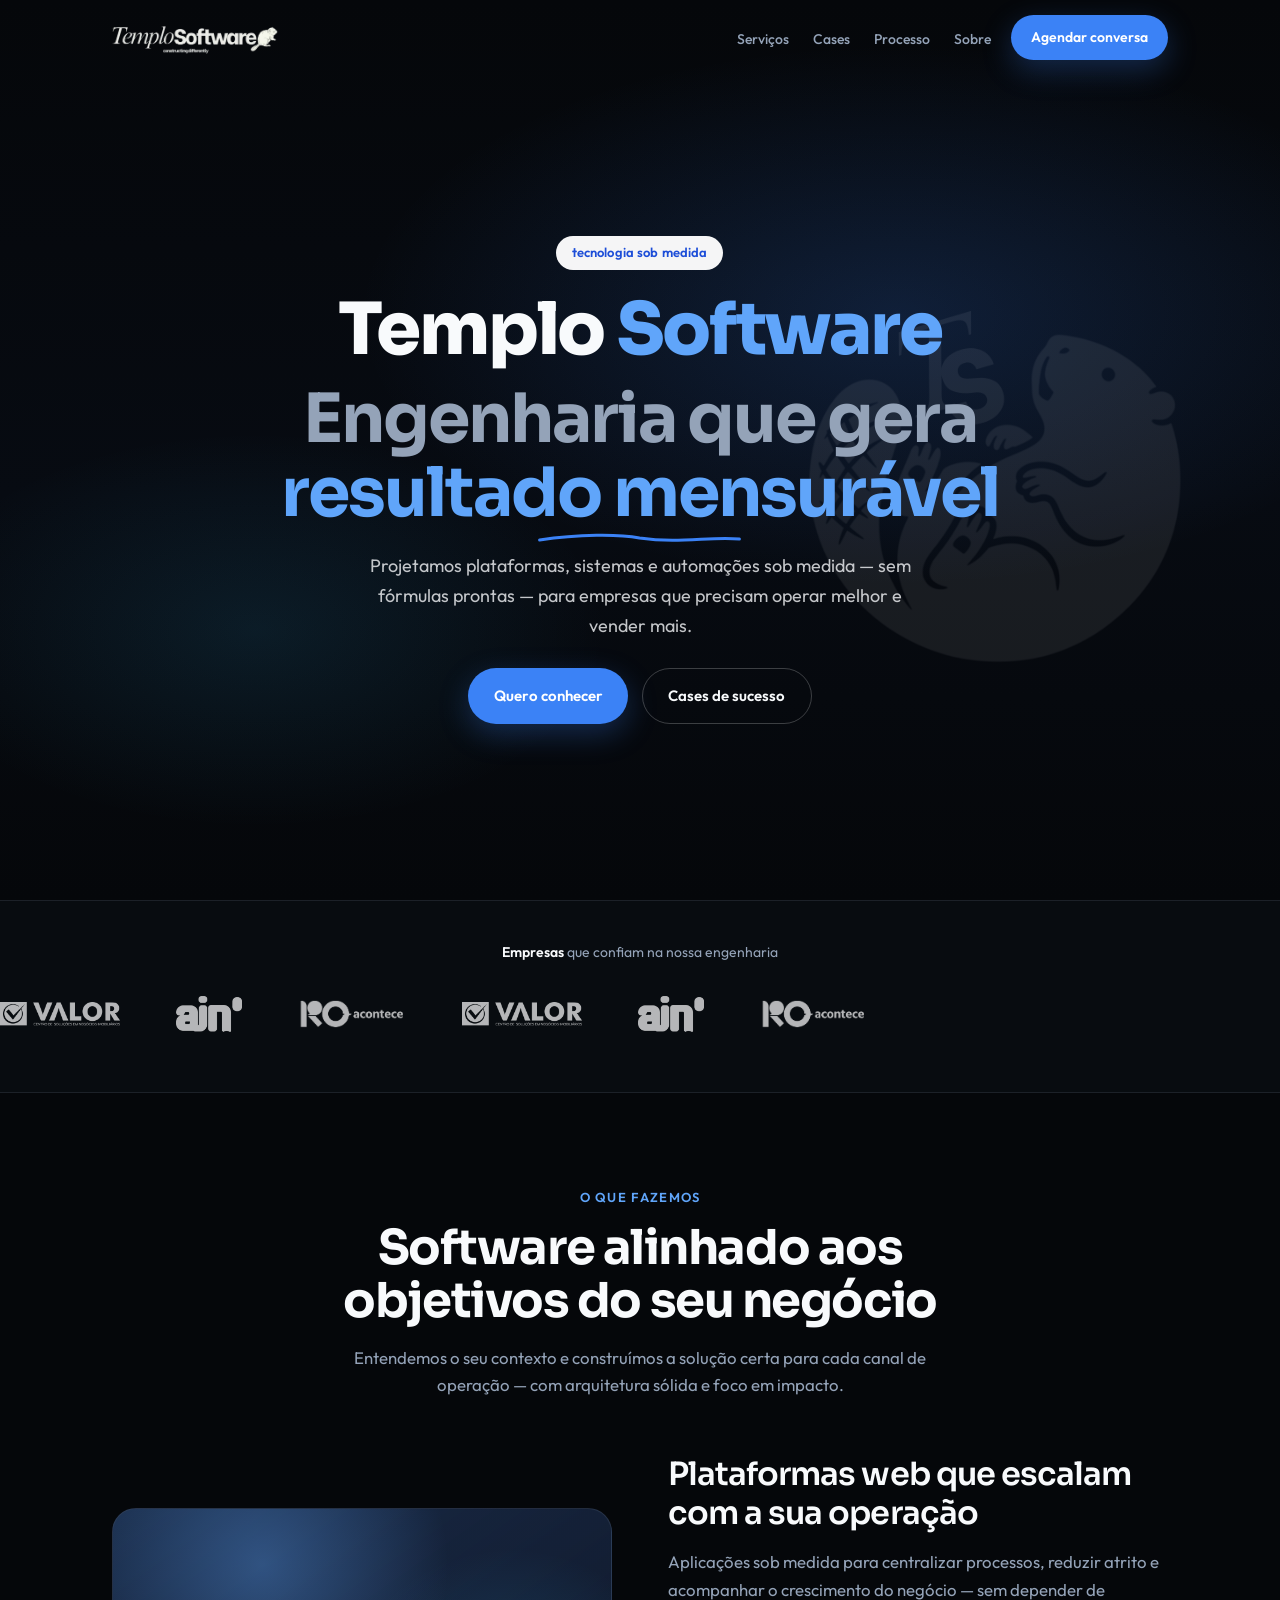
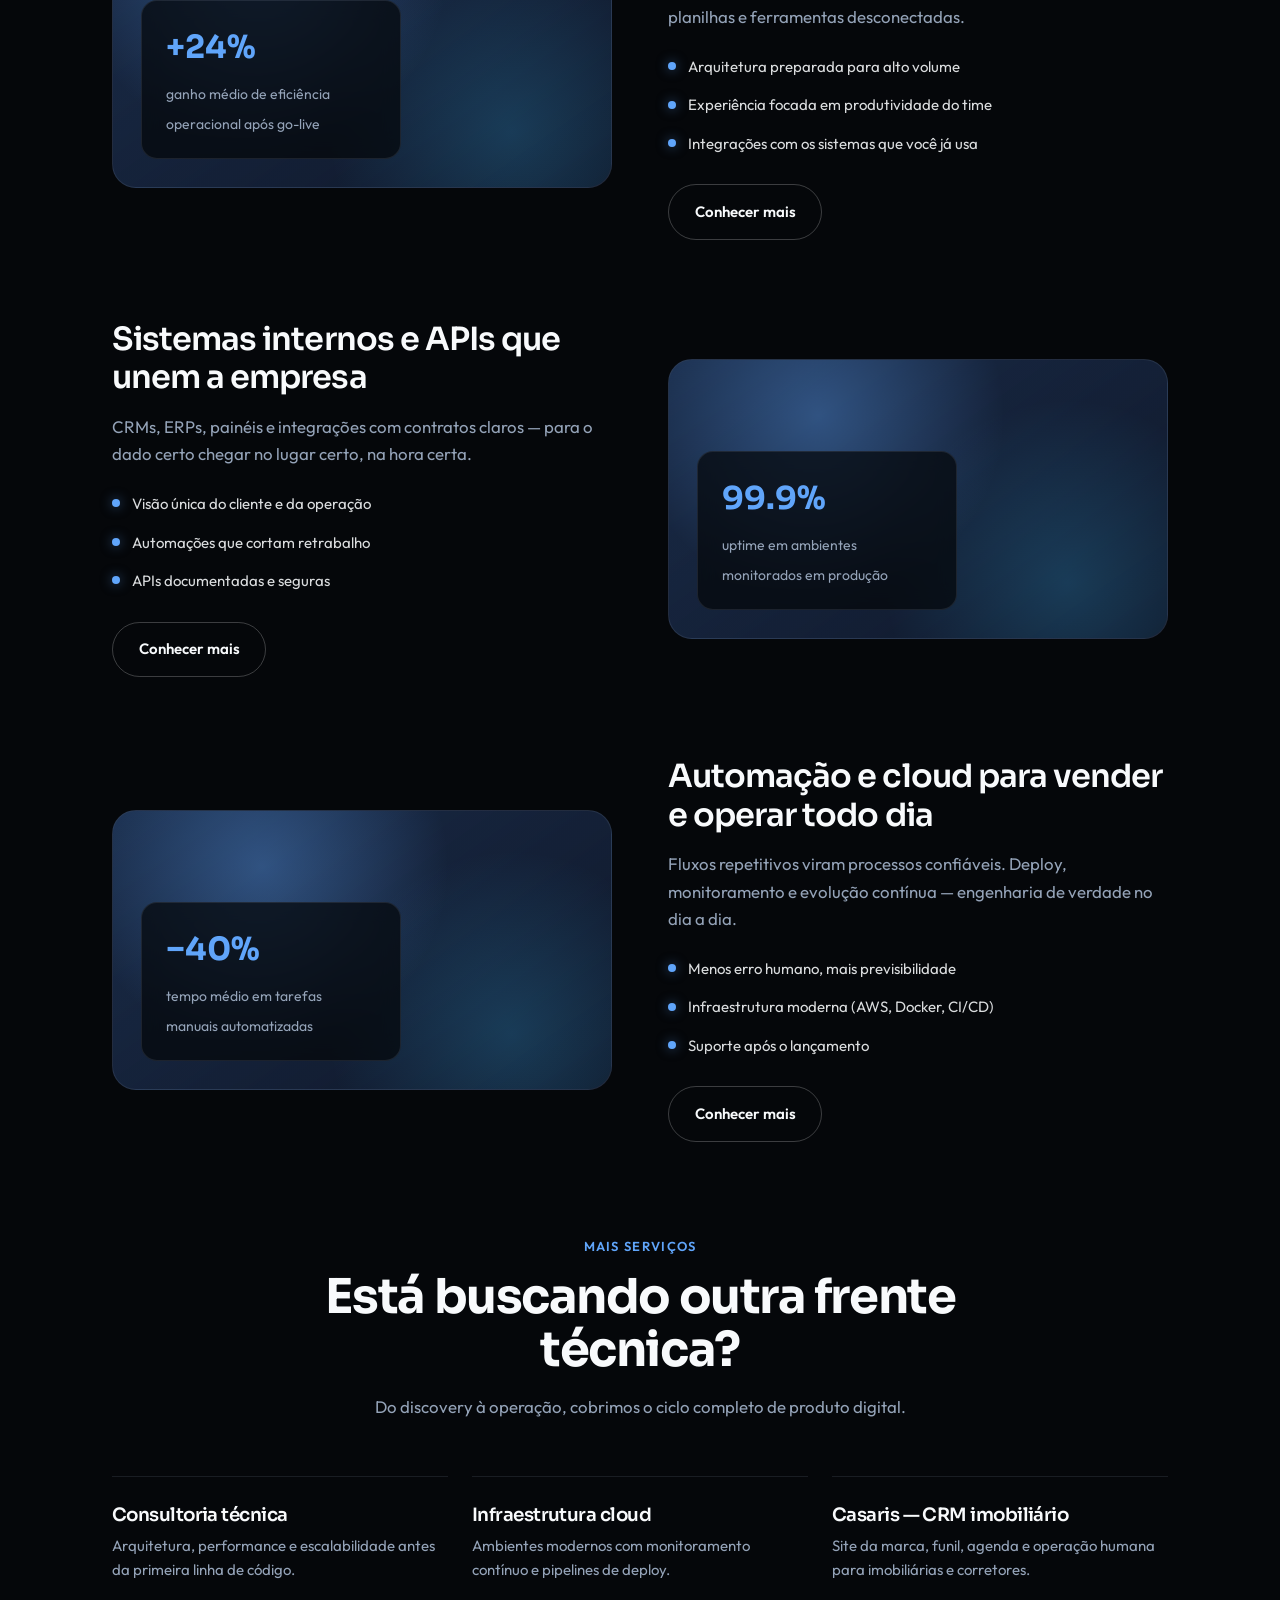
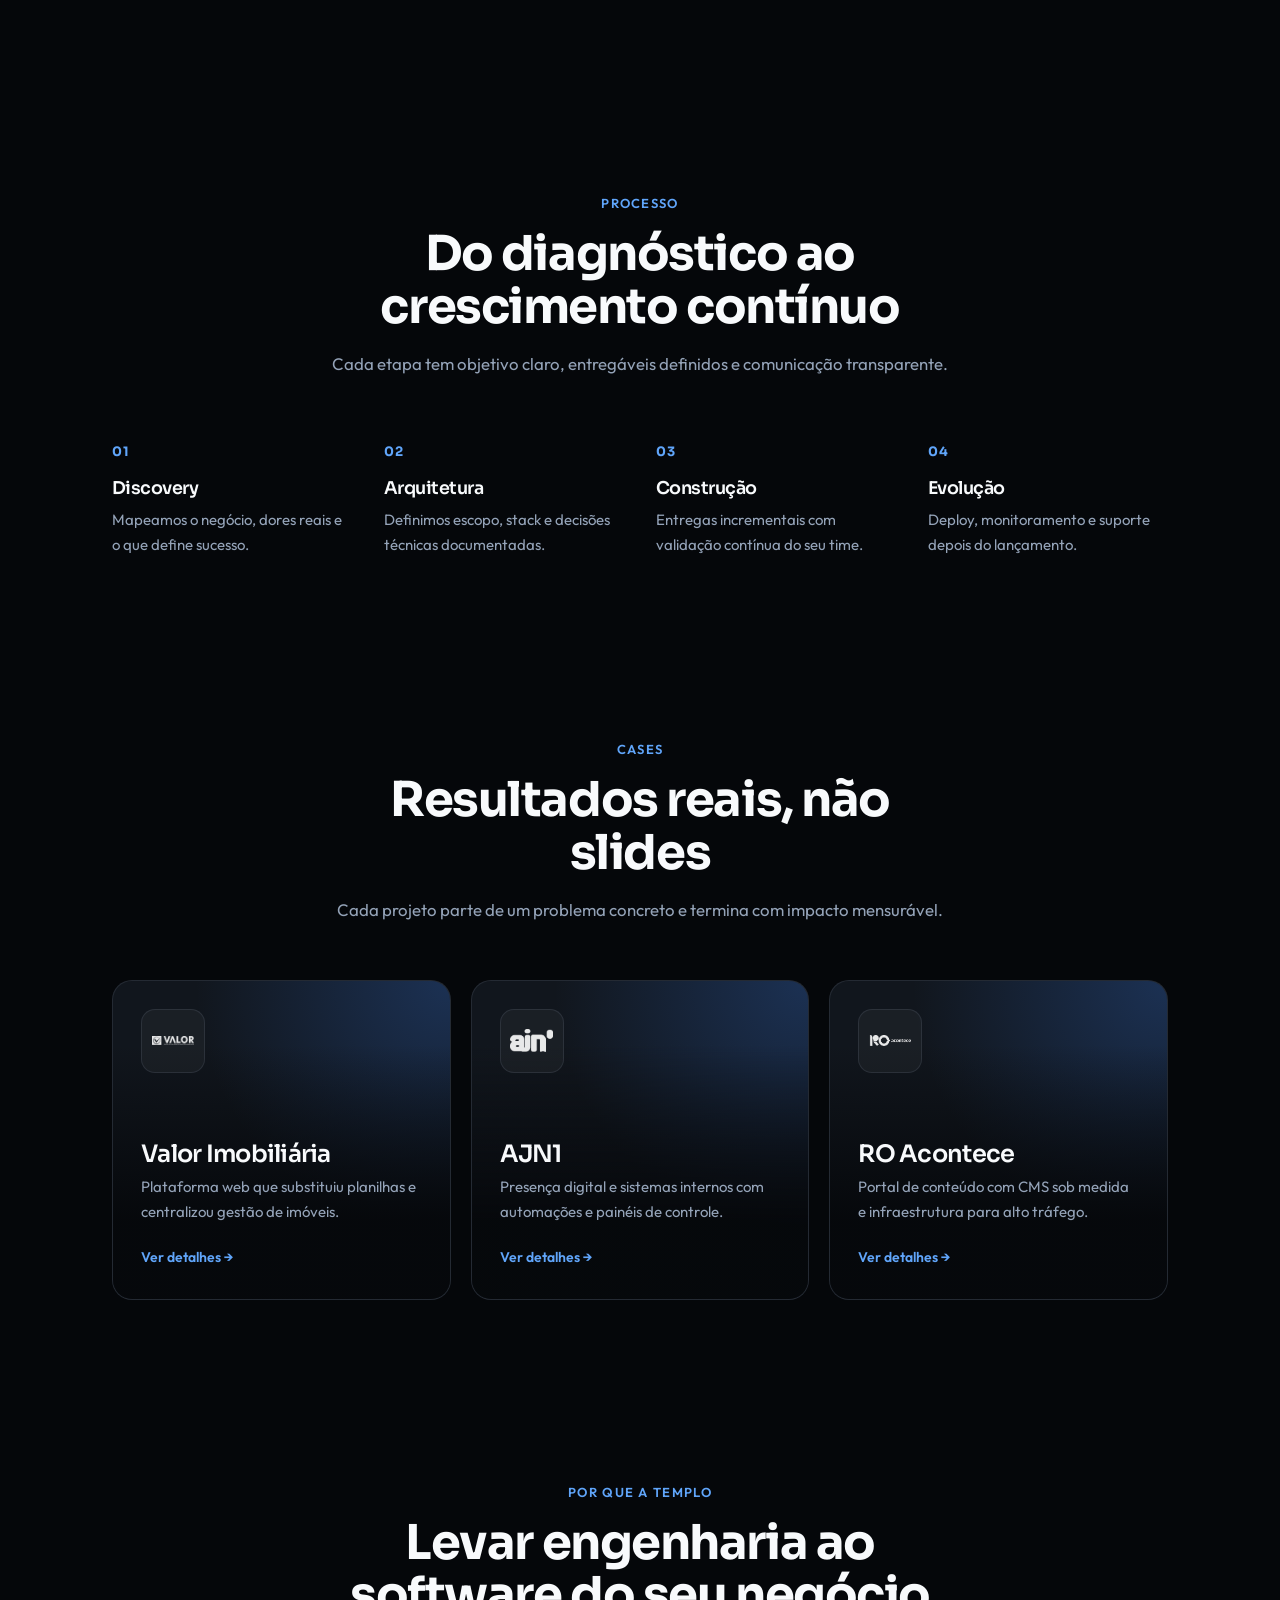
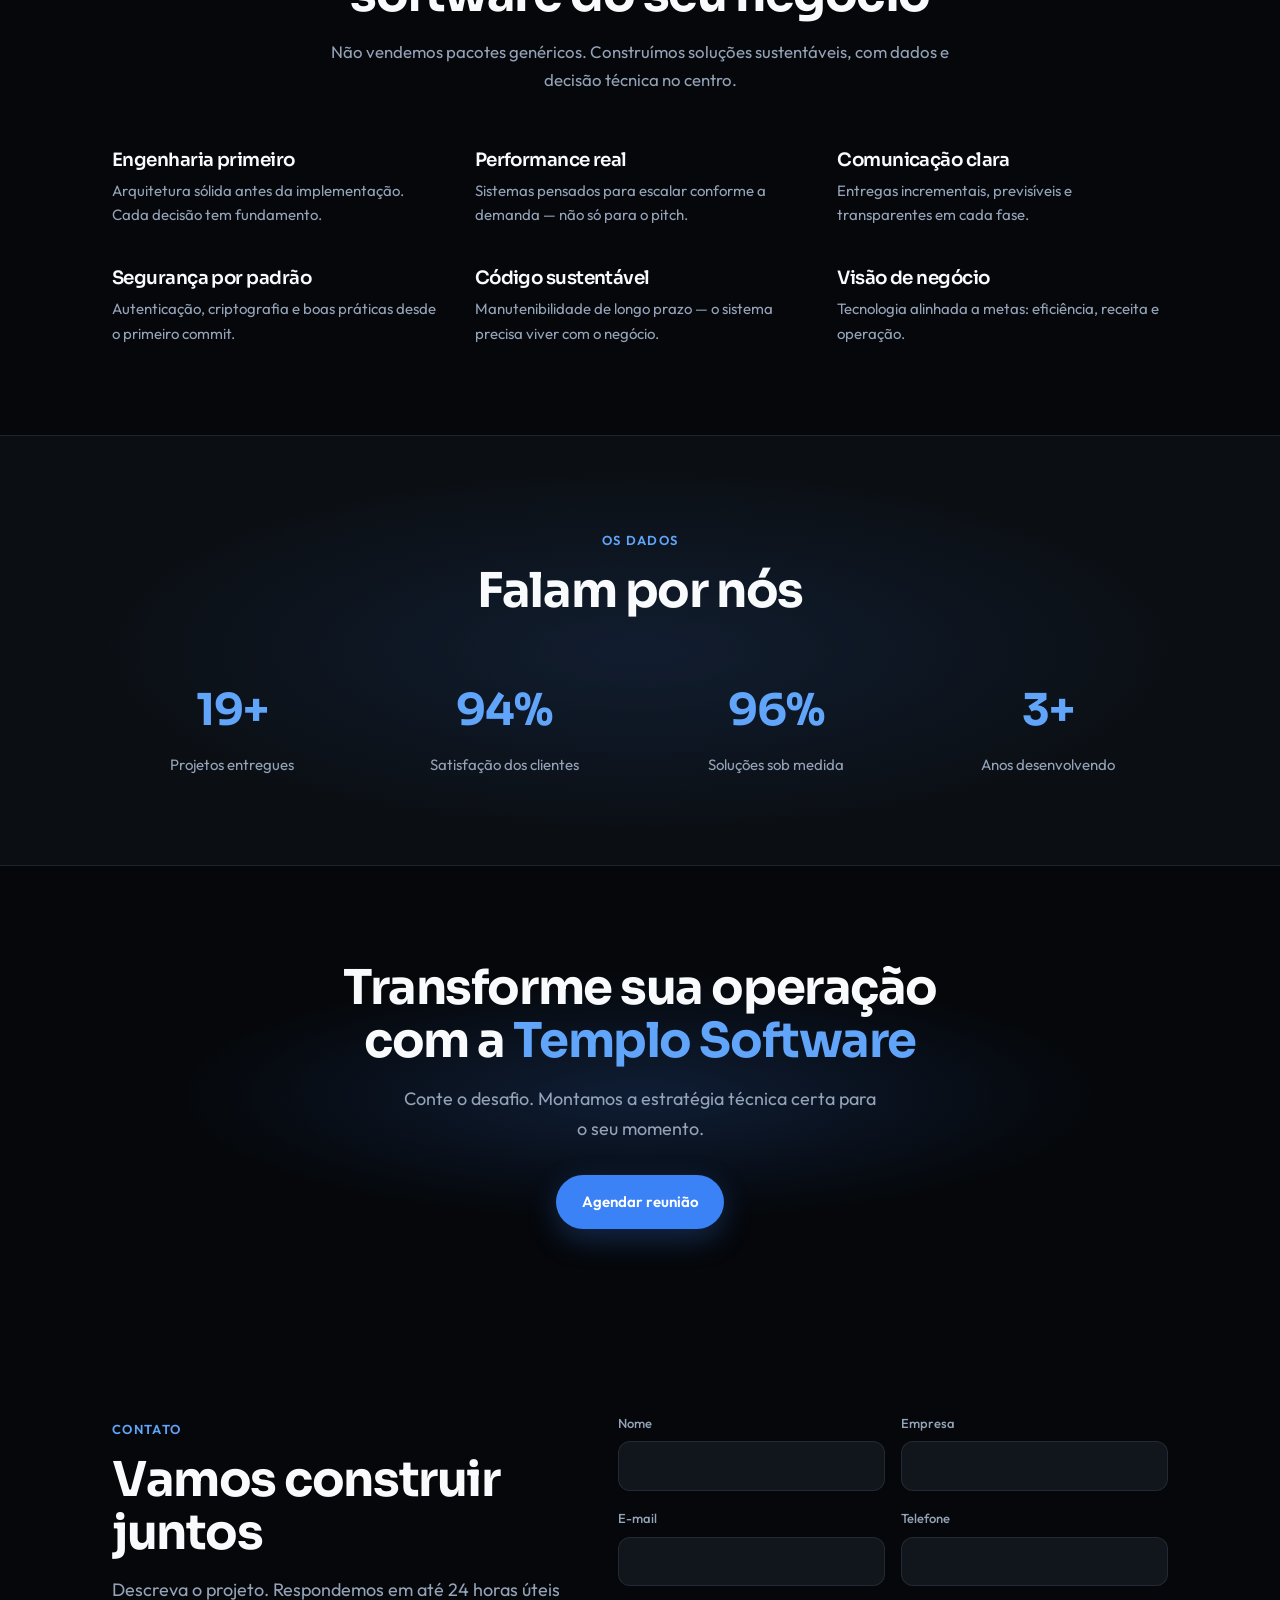
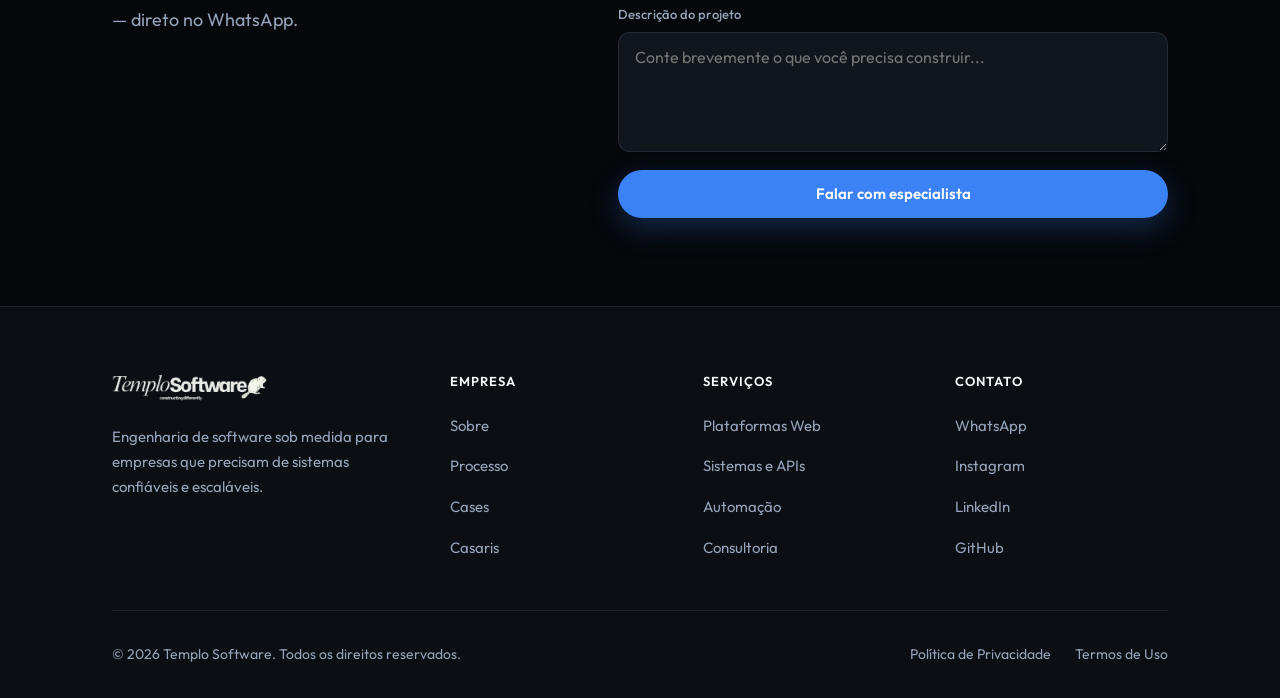
<file: index.html>
<!DOCTYPE html>
<html lang="pt-BR">
<head>
    <meta charset="UTF-8">
    <meta name="viewport" content="width=device-width, initial-scale=1.0">
    <title>Templo Software — Engenharia de software que impulsiona negócios</title>
    <meta name="description" content="Projetamos e construímos plataformas web escaláveis, sistemas corporativos, APIs e automações que ajudam empresas a operar com mais eficiência.">
    <link rel="canonical" href="https://templosoftware.com.br/">

    <meta property="og:type" content="website">
    <meta property="og:url" content="https://templosoftware.com.br/">
    <meta property="og:title" content="Templo Software — Engenharia de software que impulsiona negócios">
    <meta property="og:description" content="Plataformas web, sistemas corporativos, APIs e automações sob medida para empresas que precisam escalar.">
    <meta property="og:image" content="https://templosoftware.com.br/templologo.png">
    <meta property="og:locale" content="pt_BR">

    <meta name="twitter:card" content="summary_large_image">
    <meta name="twitter:title" content="Templo Software — Engenharia de software que impulsiona negócios">
    <meta name="twitter:description" content="Plataformas web, sistemas corporativos, APIs e automações sob medida para empresas que precisam escalar.">
    <meta name="twitter:image" content="https://templosoftware.com.br/templologo.png">

    <script type="application/ld+json">
    {
        "@context": "https://schema.org",
        "@type": "Organization",
        "name": "Templo Software",
        "url": "https://templosoftware.com.br",
        "logo": "https://templosoftware.com.br/templologo.png",
        "description": "Engenharia de software sob medida: plataformas web, sistemas corporativos, APIs e automações.",
        "foundingDate": "2025",
        "contactPoint": {
            "@type": "ContactPoint",
            "telephone": "+55-79-99845-7800",
            "contactType": "sales",
            "availableLanguage": "Portuguese"
        },
        "sameAs": [
            "https://www.instagram.com/templosoftware",
            "https://github.com/templosoftware"
        ]
    }
    </script>

    <link rel="preconnect" href="https://fonts.googleapis.com">
    <link rel="preconnect" href="https://fonts.gstatic.com" crossorigin>
    <link href="https://fonts.googleapis.com/css2?family=Outfit:wght@400;500;600;700;800&family=Sora:wght@600;700;800&display=swap" rel="stylesheet">

    <style>
        *, *::before, *::after { margin: 0; padding: 0; box-sizing: border-box; }

        :root {
            --bg: #05070A;
            --bg-elevated: #0B0F14;
            --surface: #11161D;
            --primary: #3B82F6;
            --primary-bright: #60A5FA;
            --primary-deep: #1D4ED8;
            --accent: #38BDF8;
            --text: #F8FAFC;
            --muted: #94A3B8;
            --border: rgba(148, 163, 184, 0.14);
            --max-w: 1120px;
            --header-h: 76px;
            --ease: cubic-bezier(0.22, 1, 0.36, 1);
        }

        html { scroll-behavior: smooth; }

        body {
            background: var(--bg);
            color: var(--text);
            font-family: 'Outfit', sans-serif;
            font-size: 18px;
            line-height: 1.65;
            overflow-x: hidden;
            -webkit-font-smoothing: antialiased;
        }

        :focus-visible {
            outline: 2px solid var(--primary-bright);
            outline-offset: 3px;
        }

        h1, h2, h3, .brand-mark {
            font-family: 'Sora', 'Outfit', sans-serif;
            letter-spacing: -0.03em;
            line-height: 1.1;
        }

        h1 { font-size: clamp(2.4rem, 6vw, 4.25rem); font-weight: 700; }
        h2 { font-size: clamp(1.85rem, 4vw, 3rem); font-weight: 700; }
        h3 { font-size: clamp(1.2rem, 2vw, 1.5rem); font-weight: 600; }

        .container {
            max-width: var(--max-w);
            margin: 0 auto;
            padding: 0 clamp(1.25rem, 4vw, 2rem);
        }

        .btn {
            display: inline-flex;
            align-items: center;
            justify-content: center;
            gap: 0.5rem;
            padding: 0.9rem 1.6rem;
            font-size: 15px;
            font-weight: 600;
            border-radius: 999px;
            border: none;
            cursor: pointer;
            text-decoration: none;
            font-family: inherit;
            transition: transform 0.25s var(--ease), background 0.25s, border-color 0.25s, color 0.25s, box-shadow 0.25s;
        }
        .btn:active { transform: scale(0.98); }
        .btn-primary {
            background: var(--primary);
            color: #fff;
            box-shadow: 0 10px 30px rgba(59, 130, 246, 0.28);
        }
        .btn-primary:hover {
            background: var(--primary-deep);
            box-shadow: 0 14px 36px rgba(59, 130, 246, 0.38);
        }
        .btn-ghost {
            background: transparent;
            color: var(--text);
            border: 1px solid rgba(255,255,255,0.22);
        }
        .btn-ghost:hover {
            border-color: var(--primary-bright);
            color: var(--primary-bright);
        }
        .btn-group {
            display: flex;
            flex-wrap: wrap;
            gap: 0.85rem;
            justify-content: center;
            margin-top: 1.75rem;
        }

        /* Header */
        .header {
            position: fixed;
            inset: 0 0 auto;
            height: var(--header-h);
            z-index: 100;
            display: flex;
            align-items: center;
            transition: background 0.3s, border-color 0.3s, backdrop-filter 0.3s;
            border-bottom: 1px solid transparent;
        }
        .header.scrolled {
            background: rgba(5, 7, 10, 0.82);
            backdrop-filter: blur(18px);
            -webkit-backdrop-filter: blur(18px);
            border-bottom-color: var(--border);
        }
        .header-inner {
            display: flex;
            align-items: center;
            justify-content: space-between;
            width: 100%;
            max-width: var(--max-w);
            margin: 0 auto;
            padding: 0 clamp(1.25rem, 4vw, 2rem);
            gap: 1rem;
        }
        .logo-link {
            display: flex;
            align-items: center;
            text-decoration: none;
            flex-shrink: 0;
        }
        .logo-link img { height: 32px; width: auto; }
        .header-actions {
            display: flex;
            align-items: center;
            gap: 0.75rem;
        }
        .nav-desktop {
            display: flex;
            align-items: center;
            gap: 1.5rem;
            list-style: none;
            margin-right: 0.5rem;
        }
        .nav-desktop a {
            color: var(--muted);
            text-decoration: none;
            font-size: 14px;
            font-weight: 500;
            transition: color 0.2s;
        }
        .nav-desktop a:hover { color: var(--text); }
        .nav-cta { padding: 0.7rem 1.25rem; font-size: 14px; }
        .menu-toggle {
            display: none;
            background: none;
            border: 1px solid var(--border);
            color: var(--text);
            cursor: pointer;
            width: 44px;
            height: 44px;
            border-radius: 12px;
            align-items: center;
            justify-content: center;
        }

        .mobile-nav {
            display: none;
            position: fixed;
            inset: var(--header-h) 0 0;
            background: rgba(5, 7, 10, 0.97);
            backdrop-filter: blur(16px);
            z-index: 99;
            flex-direction: column;
            padding: 1.5rem;
            gap: 0.25rem;
            opacity: 0;
            pointer-events: none;
            transition: opacity 0.3s;
        }
        .mobile-nav.open { opacity: 1; pointer-events: auto; }
        .mobile-nav a {
            color: var(--text);
            text-decoration: none;
            font-size: 1.1rem;
            font-weight: 500;
            padding: 0.9rem 0;
            border-bottom: 1px solid var(--border);
        }
        .mobile-nav .btn { margin-top: 1.25rem; width: 100%; border-bottom: none; }

        /* Hero */
        .hero {
            position: relative;
            min-height: 100svh;
            display: flex;
            align-items: center;
            justify-content: center;
            padding: calc(var(--header-h) + 2.5rem) 0 3.5rem;
            text-align: center;
            overflow: hidden;
        }
        .hero-atmosphere {
            position: absolute;
            inset: 0;
            pointer-events: none;
            background:
                radial-gradient(ellipse 70% 50% at 70% 35%, rgba(59, 130, 246, 0.18), transparent 60%),
                radial-gradient(ellipse 50% 40% at 20% 70%, rgba(56, 189, 248, 0.1), transparent 55%),
                linear-gradient(180deg, #05070A 0%, #070B12 55%, #05070A 100%);
        }
        .hero-atmosphere::after {
            content: '';
            position: absolute;
            inset: 0;
            background-image: url('./Software.png');
            background-size: min(48vw, 440px);
            background-repeat: no-repeat;
            background-position: 92% 58%;
            opacity: 0.07;
            filter: saturate(0.6);
            animation: drift 14s ease-in-out infinite;
        }
        @keyframes drift {
            0%, 100% { transform: translateY(0) scale(1); }
            50% { transform: translateY(-18px) scale(1.03); }
        }
        .hero-content {
            position: relative;
            z-index: 1;
            max-width: 780px;
            margin: 0 auto;
        }
        .hero-badge {
            display: inline-flex;
            align-items: center;
            padding: 0.4rem 1rem;
            border-radius: 999px;
            background: rgba(255,255,255,0.96);
            color: var(--primary-deep);
            font-size: 13px;
            font-weight: 600;
            letter-spacing: 0.01em;
            margin-bottom: 1.25rem;
            animation: fadeUp 0.8s var(--ease) both;
        }
        .brand-mark {
            font-size: clamp(2.6rem, 7.5vw, 4.5rem);
            font-weight: 800;
            color: var(--text);
            margin-bottom: 0.75rem;
            animation: fadeUp 0.8s var(--ease) 0.08s both;
        }
        .brand-mark span { color: var(--primary-bright); }
        .hero h1 {
            color: var(--muted);
            font-weight: 700;
            margin-bottom: 1.25rem;
            animation: fadeUp 0.8s var(--ease) 0.16s both;
        }
        .hero h1 .accent {
            display: inline;
            color: var(--primary-bright);
            position: relative;
        }
        .hero h1 .accent::after {
            content: '';
            position: absolute;
            left: 0;
            right: 0;
            bottom: -0.12em;
            height: 0.18em;
            background: url("data:image/svg+xml,%3Csvg xmlns='http://www.w3.org/2000/svg' viewBox='0 0 200 12' fill='none'%3E%3Cpath d='M2 8C40 2 80 2 100 6C140 12 170 4 198 7' stroke='%233B82F6' stroke-width='3' stroke-linecap='round'/%3E%3C/svg%3E") center / 100% 100% no-repeat;
            animation: drawLine 1.2s var(--ease) 0.6s both;
        }
        @keyframes drawLine {
            from { transform: scaleX(0); transform-origin: left; opacity: 0; }
            to { transform: scaleX(1); opacity: 1; }
        }
        .hero-lead {
            color: rgba(248, 250, 252, 0.78);
            font-size: clamp(1rem, 2vw, 1.125rem);
            max-width: 560px;
            margin: 0 auto;
            animation: fadeUp 0.8s var(--ease) 0.24s both;
        }
        .hero .btn-group { animation: fadeUp 0.8s var(--ease) 0.32s both; }

        @keyframes fadeUp {
            from { opacity: 0; transform: translateY(18px); }
            to { opacity: 1; transform: translateY(0); }
        }

        /* Logo marquee */
        .clients {
            padding: 2.5rem 0 3.5rem;
            border-top: 1px solid var(--border);
            border-bottom: 1px solid var(--border);
            background: rgba(11, 15, 20, 0.6);
            overflow: hidden;
        }
        .clients-label {
            text-align: center;
            color: var(--muted);
            font-size: 14px;
            margin-bottom: 1.75rem;
        }
        .clients-label strong { color: var(--text); font-weight: 600; }
        .marquee {
            display: flex;
            gap: 3.5rem;
            width: max-content;
            animation: marquee 28s linear infinite;
        }
        .marquee:hover { animation-play-state: paused; }
        @keyframes marquee {
            from { transform: translateX(0); }
            to { transform: translateX(-50%); }
        }
        .marquee-item {
            display: flex;
            align-items: center;
            justify-content: center;
            height: 44px;
            opacity: 0.7;
            filter: brightness(0) invert(1);
            transition: opacity 0.25s;
        }
        .marquee-item:hover { opacity: 1; }
        .marquee-item img { max-height: 36px; max-width: 120px; object-fit: contain; }

        /* Sections */
        section { padding: 5.5rem 0; }
        .section-eyebrow {
            display: inline-block;
            font-size: 13px;
            font-weight: 600;
            text-transform: uppercase;
            letter-spacing: 0.1em;
            color: var(--primary-bright);
            margin-bottom: 0.85rem;
        }
        .section-intro {
            max-width: 640px;
            margin: 0 auto 3.5rem;
            text-align: center;
        }
        .section-intro p {
            color: var(--muted);
            margin-top: 1rem;
            font-size: 1.05rem;
        }

        /* Featured services — Colina-style large blocks */
        .feature {
            display: grid;
            grid-template-columns: 1fr 1fr;
            gap: 3.5rem;
            align-items: center;
            margin-bottom: 5rem;
        }
        .feature:last-child { margin-bottom: 0; }
        .feature:nth-child(even) .feature-copy { order: 2; }
        .feature-copy h3 {
            font-size: clamp(1.5rem, 3vw, 2rem);
            margin-bottom: 1rem;
            line-height: 1.2;
        }
        .feature-copy p {
            color: var(--muted);
            margin-bottom: 1.5rem;
            font-size: 1.05rem;
        }
        .feature-points {
            list-style: none;
            display: flex;
            flex-direction: column;
            gap: 0.85rem;
            margin-bottom: 1.75rem;
        }
        .feature-points li {
            display: flex;
            align-items: flex-start;
            gap: 0.75rem;
            color: rgba(248, 250, 252, 0.88);
            font-size: 15px;
        }
        .feature-points li::before {
            content: '';
            width: 8px;
            height: 8px;
            margin-top: 0.45rem;
            border-radius: 50%;
            background: var(--primary-bright);
            flex-shrink: 0;
            box-shadow: 0 0 12px rgba(96, 165, 250, 0.5);
        }
        .feature-visual {
            position: relative;
            min-height: 280px;
            border-radius: 24px;
            overflow: hidden;
            background:
                linear-gradient(145deg, rgba(59, 130, 246, 0.2), rgba(15, 23, 42, 0.9)),
                var(--surface);
            border: 1px solid var(--border);
            display: flex;
            align-items: flex-end;
            padding: 1.75rem;
        }
        .feature-visual::before {
            content: '';
            position: absolute;
            inset: 0;
            background:
                radial-gradient(circle at 30% 20%, rgba(96, 165, 250, 0.35), transparent 45%),
                radial-gradient(circle at 80% 80%, rgba(56, 189, 248, 0.2), transparent 40%);
            animation: glowPulse 6s ease-in-out infinite;
        }
        @keyframes glowPulse {
            0%, 100% { opacity: 0.7; }
            50% { opacity: 1; }
        }
        .feature-metric {
            position: relative;
            z-index: 1;
            background: rgba(5, 7, 10, 0.72);
            backdrop-filter: blur(10px);
            border: 1px solid var(--border);
            border-radius: 16px;
            padding: 1.25rem 1.5rem;
            max-width: 260px;
        }
        .feature-metric strong {
            display: block;
            font-family: 'Sora', sans-serif;
            font-size: 2rem;
            color: var(--primary-bright);
            margin-bottom: 0.25rem;
        }
        .feature-metric span {
            font-size: 14px;
            color: var(--muted);
        }

        /* Secondary services */
        .services-more {
            display: grid;
            grid-template-columns: repeat(3, 1fr);
            gap: 1.5rem;
        }
        .service-link {
            display: block;
            padding: 1.75rem 0;
            text-decoration: none;
            color: inherit;
            border-top: 1px solid var(--border);
            transition: color 0.2s, border-color 0.2s, padding-left 0.3s var(--ease);
        }
        .service-link:hover {
            border-top-color: var(--primary-bright);
            padding-left: 0.5rem;
        }
        .service-link h3 {
            font-size: 1.15rem;
            margin-bottom: 0.5rem;
        }
        .service-link p {
            color: var(--muted);
            font-size: 15px;
        }

        /* Process */
        .process-row {
            display: grid;
            grid-template-columns: repeat(4, 1fr);
            gap: 2rem;
            counter-reset: step;
        }
        .process-step {
            position: relative;
            padding-top: 0.5rem;
        }
        .process-step::before {
            counter-increment: step;
            content: "0" counter(step);
            display: block;
            font-family: 'Sora', sans-serif;
            font-size: 13px;
            font-weight: 700;
            color: var(--primary-bright);
            margin-bottom: 1rem;
            letter-spacing: 0.06em;
        }
        .process-step h3 {
            font-size: 1.1rem;
            margin-bottom: 0.6rem;
        }
        .process-step p {
            color: var(--muted);
            font-size: 15px;
        }

        /* Cases */
        .cases-grid {
            display: grid;
            grid-template-columns: repeat(3, 1fr);
            gap: 1.25rem;
        }
        .case {
            position: relative;
            display: flex;
            flex-direction: column;
            min-height: 320px;
            padding: 1.75rem;
            border-radius: 20px;
            overflow: hidden;
            text-decoration: none;
            color: inherit;
            border: 1px solid var(--border);
            background: var(--surface);
            transition: transform 0.35s var(--ease), border-color 0.35s;
        }
        .case:hover {
            transform: translateY(-4px);
            border-color: rgba(96, 165, 250, 0.35);
        }
        .case-bg {
            position: absolute;
            inset: 0;
            background:
                linear-gradient(180deg, transparent 20%, rgba(5, 7, 10, 0.92) 75%),
                radial-gradient(circle at top right, rgba(59, 130, 246, 0.25), transparent 55%);
        }
        .case-logo {
            position: relative;
            z-index: 1;
            width: 64px;
            height: 64px;
            display: flex;
            align-items: center;
            justify-content: center;
            background: rgba(255,255,255,0.04);
            border: 1px solid var(--border);
            border-radius: 14px;
            padding: 0.6rem;
            margin-bottom: auto;
        }
        .case-logo img {
            max-width: 100%;
            max-height: 100%;
            object-fit: contain;
            filter: brightness(0) invert(1);
            opacity: 0.9;
        }
        .case-body {
            position: relative;
            z-index: 1;
            margin-top: 2rem;
        }
        .case-body h3 { margin-bottom: 0.5rem; }
        .case-body p {
            color: var(--muted);
            font-size: 15px;
            margin-bottom: 1rem;
        }
        .case-link {
            font-size: 14px;
            font-weight: 600;
            color: var(--primary-bright);
        }

        /* Differentials */
        .why-grid {
            display: grid;
            grid-template-columns: repeat(3, 1fr);
            gap: 2.5rem 2rem;
        }
        .why-item h3 {
            font-size: 1.15rem;
            margin-bottom: 0.55rem;
        }
        .why-item p {
            color: var(--muted);
            font-size: 15px;
        }

        /* Stats */
        .stats {
            background:
                radial-gradient(ellipse at center, rgba(59, 130, 246, 0.12), transparent 60%),
                var(--bg-elevated);
            border-top: 1px solid var(--border);
            border-bottom: 1px solid var(--border);
        }
        .stats-grid {
            display: grid;
            grid-template-columns: repeat(4, 1fr);
            gap: 2rem;
            text-align: center;
        }
        .stat-value {
            font-family: 'Sora', sans-serif;
            font-size: clamp(2rem, 4vw, 2.75rem);
            font-weight: 700;
            color: var(--primary-bright);
            letter-spacing: -0.03em;
        }
        .stat-label {
            color: var(--muted);
            font-size: 15px;
            margin-top: 0.4rem;
        }

        /* Final CTA */
        .cta-band {
            text-align: center;
            padding: 6rem 0;
            position: relative;
            overflow: hidden;
        }
        .cta-band::before {
            content: '';
            position: absolute;
            inset: 20% 10%;
            background: radial-gradient(ellipse, rgba(59, 130, 246, 0.18), transparent 65%);
            pointer-events: none;
        }
        .cta-band .container { position: relative; }
        .cta-band h2 {
            max-width: 700px;
            margin: 0 auto 1rem;
        }
        .cta-band h2 .accent { color: var(--primary-bright); }
        .cta-band p {
            color: var(--muted);
            max-width: 480px;
            margin: 0 auto 2rem;
        }

        /* Contact */
        .contact-grid {
            display: grid;
            grid-template-columns: 0.9fr 1.1fr;
            gap: 3.5rem;
            align-items: start;
        }
        .contact-copy p {
            color: var(--muted);
            margin-top: 1rem;
        }
        .contact-form {
            display: flex;
            flex-direction: column;
            gap: 1.1rem;
        }
        .form-group {
            display: flex;
            flex-direction: column;
            gap: 0.45rem;
        }
        .form-group label {
            font-size: 13px;
            font-weight: 500;
            color: var(--muted);
        }
        .form-group input,
        .form-group textarea {
            background: var(--surface);
            border: 1px solid var(--border);
            border-radius: 12px;
            padding: 0.85rem 1rem;
            color: var(--text);
            font-size: 16px;
            font-family: inherit;
            transition: border-color 0.2s;
        }
        .form-group input:focus,
        .form-group textarea:focus {
            outline: none;
            border-color: var(--primary);
        }
        .form-group textarea {
            min-height: 120px;
            resize: vertical;
        }
        .form-row {
            display: grid;
            grid-template-columns: 1fr 1fr;
            gap: 1rem;
        }

        /* Footer */
        footer {
            border-top: 1px solid var(--border);
            padding: 4rem 0 2rem;
            background: var(--bg-elevated);
        }
        .footer-grid {
            display: grid;
            grid-template-columns: 1.4fr repeat(3, 1fr);
            gap: 2.5rem;
            margin-bottom: 3rem;
        }
        .footer-brand p {
            color: var(--muted);
            font-size: 15px;
            margin-top: 1rem;
            max-width: 280px;
        }
        .footer-col h4 {
            font-size: 13px;
            font-weight: 600;
            text-transform: uppercase;
            letter-spacing: 0.08em;
            margin-bottom: 1.1rem;
        }
        .footer-col ul {
            list-style: none;
            display: flex;
            flex-direction: column;
            gap: 0.7rem;
        }
        .footer-col a {
            color: var(--muted);
            text-decoration: none;
            font-size: 15px;
            transition: color 0.2s;
        }
        .footer-col a:hover { color: var(--text); }
        .footer-bottom {
            display: flex;
            justify-content: space-between;
            align-items: center;
            padding-top: 2rem;
            border-top: 1px solid var(--border);
            flex-wrap: wrap;
            gap: 1rem;
        }
        .footer-bottom p,
        .footer-legal a {
            color: var(--muted);
            font-size: 14px;
            text-decoration: none;
        }
        .footer-legal { display: flex; gap: 1.5rem; }
        .footer-legal a:hover { color: var(--text); }

        /* Reveal */
        .reveal {
            opacity: 0;
            transform: translateY(20px);
            transition: opacity 0.7s var(--ease), transform 0.7s var(--ease);
        }
        .reveal.visible {
            opacity: 1;
            transform: translateY(0);
        }

        /* Responsive */
        @media (max-width: 1024px) {
            .feature { grid-template-columns: 1fr; gap: 2rem; }
            .feature:nth-child(even) .feature-copy { order: 0; }
            .process-row { grid-template-columns: repeat(2, 1fr); }
            .cases-grid { grid-template-columns: 1fr 1fr; }
            .why-grid { grid-template-columns: 1fr 1fr; }
            .stats-grid { grid-template-columns: repeat(2, 1fr); }
            .footer-grid { grid-template-columns: 1fr 1fr; }
            .hero-atmosphere::after {
                background-position: center 80%;
                opacity: 0.08;
                background-size: min(80vw, 400px);
            }
        }

        @media (max-width: 768px) {
            :root { --header-h: 68px; }
            body { font-size: 16px; }
            section { padding: 4rem 0; }
            .nav-desktop { display: none; }
            .menu-toggle { display: flex; }
            .mobile-nav { display: flex; }
            .nav-cta { display: none; }
            .hero { min-height: auto; padding-top: calc(var(--header-h) + 2.5rem); padding-bottom: 3rem; }
            .services-more { grid-template-columns: 1fr; }
            .process-row { grid-template-columns: 1fr; gap: 1.75rem; }
            .cases-grid { grid-template-columns: 1fr; }
            .why-grid { grid-template-columns: 1fr; gap: 1.75rem; }
            .contact-grid { grid-template-columns: 1fr; gap: 2rem; }
            .form-row { grid-template-columns: 1fr; }
            .footer-grid { grid-template-columns: 1fr; gap: 2rem; }
            .btn-group { flex-direction: column; }
            .btn-group .btn { width: 100%; }
            .feature-visual { min-height: 220px; }
        }

        @media (max-width: 420px) {
            .stats-grid { grid-template-columns: 1fr; }
        }

        @media (prefers-reduced-motion: reduce) {
            *, *::before, *::after {
                animation-duration: 0.01ms !important;
                animation-iteration-count: 1 !important;
                transition-duration: 0.01ms !important;
            }
            .marquee { animation: none; }
            .reveal,
            .hero-badge,
            .brand-mark,
            .hero h1,
            .hero-lead,
            .hero .btn-group {
                opacity: 1 !important;
                transform: none !important;
            }
        }
    </style>
</head>
<body>

    <header class="header" id="header" role="banner">
        <div class="header-inner">
            <a href="#home" class="logo-link" aria-label="Templo Software — início">
                <img src="./templologo.png" alt="Templo Software">
            </a>
            <div class="header-actions">
                <ul class="nav-desktop" aria-label="Navegação principal">
                    <li><a href="#servicos">Serviços</a></li>
                    <li><a href="#cases">Cases</a></li>
                    <li><a href="#processo">Processo</a></li>
                    <li><a href="#sobre">Sobre</a></li>
                </ul>
                <a href="#contato" class="btn btn-primary nav-cta">Agendar conversa</a>
                <button class="menu-toggle" id="menuToggle" aria-label="Abrir menu" aria-expanded="false">
                    <svg width="22" height="22" viewBox="0 0 24 24" fill="none" stroke="currentColor" stroke-width="2" aria-hidden="true">
                        <line x1="3" y1="6" x2="21" y2="6"/><line x1="3" y1="12" x2="21" y2="12"/><line x1="3" y1="18" x2="21" y2="18"/>
                    </svg>
                </button>
            </div>
        </div>
    </header>

    <nav class="mobile-nav" id="mobileNav" aria-label="Menu mobile">
        <a href="#servicos">Serviços</a>
        <a href="#cases">Cases</a>
        <a href="#processo">Processo</a>
        <a href="#sobre">Sobre</a>
        <a href="#contato">Contato</a>
        <a href="#contato" class="btn btn-primary">Agendar conversa</a>
    </nav>

    <main>
        <section class="hero" id="home">
            <div class="hero-atmosphere" aria-hidden="true"></div>
            <div class="container">
                <div class="hero-content">
                    <span class="hero-badge">tecnologia sob medida</span>
                    <p class="brand-mark">Templo <span>Software</span></p>
                    <h1>Engenharia que gera <span class="accent">resultado mensurável</span></h1>
                    <p class="hero-lead">Projetamos plataformas, sistemas e automações sob medida — sem fórmulas prontas — para empresas que precisam operar melhor e vender mais.</p>
                    <div class="btn-group">
                        <a href="#contato" class="btn btn-primary">Quero conhecer</a>
                        <a href="#cases" class="btn btn-ghost">Cases de sucesso</a>
                    </div>
                </div>
            </div>
        </section>

        <section class="clients" aria-label="Empresas parceiras">
            <div class="container">
                <p class="clients-label"><strong>Empresas</strong> que confiam na nossa engenharia</p>
            </div>
            <div class="marquee" aria-hidden="true">
                <div class="marquee-item"><img src="./valor.png" alt=""></div>
                <div class="marquee-item"><img src="./logoajn1-pwsqc4widh06fk8agyywa3ttlj6z2o3becid2a2z28 (1).png" alt=""></div>
                <div class="marquee-item"><img src="./RO-ACONTECE.png" alt=""></div>
                <div class="marquee-item"><img src="./valor.png" alt=""></div>
                <div class="marquee-item"><img src="./logoajn1-pwsqc4widh06fk8agyywa3ttlj6z2o3becid2a2z28 (1).png" alt=""></div>
                <div class="marquee-item"><img src="./RO-ACONTECE.png" alt=""></div>
            </div>
        </section>

        <section id="servicos">
            <div class="container">
                <div class="section-intro reveal">
                    <span class="section-eyebrow">O que fazemos</span>
                    <h2>Software alinhado aos objetivos do seu negócio</h2>
                    <p>Entendemos o seu contexto e construímos a solução certa para cada canal de operação — com arquitetura sólida e foco em impacto.</p>
                </div>

                <article class="feature reveal">
                    <div class="feature-copy">
                        <h3>Plataformas web que escalam com a sua operação</h3>
                        <p>Aplicações sob medida para centralizar processos, reduzir atrito e acompanhar o crescimento do negócio — sem depender de planilhas e ferramentas desconectadas.</p>
                        <ul class="feature-points">
                            <li>Arquitetura preparada para alto volume</li>
                            <li>Experiência focada em produtividade do time</li>
                            <li>Integrações com os sistemas que você já usa</li>
                        </ul>
                        <a href="#contato" class="btn btn-ghost">Conhecer mais</a>
                    </div>
                    <div class="feature-visual" aria-hidden="true">
                        <div class="feature-metric">
                            <strong>+24%</strong>
                            <span>ganho médio de eficiência operacional após go-live</span>
                        </div>
                    </div>
                </article>

                <article class="feature reveal">
                    <div class="feature-copy">
                        <h3>Sistemas internos e APIs que unem a empresa</h3>
                        <p>CRMs, ERPs, painéis e integrações com contratos claros — para o dado certo chegar no lugar certo, na hora certa.</p>
                        <ul class="feature-points">
                            <li>Visão única do cliente e da operação</li>
                            <li>Automações que cortam retrabalho</li>
                            <li>APIs documentadas e seguras</li>
                        </ul>
                        <a href="#contato" class="btn btn-ghost">Conhecer mais</a>
                    </div>
                    <div class="feature-visual" aria-hidden="true">
                        <div class="feature-metric">
                            <strong>99.9%</strong>
                            <span>uptime em ambientes monitorados em produção</span>
                        </div>
                    </div>
                </article>

                <article class="feature reveal">
                    <div class="feature-copy">
                        <h3>Automação e cloud para vender e operar todo dia</h3>
                        <p>Fluxos repetitivos viram processos confiáveis. Deploy, monitoramento e evolução contínua — engenharia de verdade no dia a dia.</p>
                        <ul class="feature-points">
                            <li>Menos erro humano, mais previsibilidade</li>
                            <li>Infraestrutura moderna (AWS, Docker, CI/CD)</li>
                            <li>Suporte após o lançamento</li>
                        </ul>
                        <a href="#contato" class="btn btn-ghost">Conhecer mais</a>
                    </div>
                    <div class="feature-visual" aria-hidden="true">
                        <div class="feature-metric">
                            <strong>−40%</strong>
                            <span>tempo médio em tarefas manuais automatizadas</span>
                        </div>
                    </div>
                </article>
            </div>
        </section>

        <section id="mais-servicos" style="padding-top: 0;">
            <div class="container">
                <div class="section-intro reveal">
                    <span class="section-eyebrow">Mais serviços</span>
                    <h2>Está buscando outra frente técnica?</h2>
                    <p>Do discovery à operação, cobrimos o ciclo completo de produto digital.</p>
                </div>
                <div class="services-more reveal">
                    <a class="service-link" href="#contato">
                        <h3>Consultoria técnica</h3>
                        <p>Arquitetura, performance e escalabilidade antes da primeira linha de código.</p>
                    </a>
                    <a class="service-link" href="#contato">
                        <h3>Infraestrutura cloud</h3>
                        <p>Ambientes modernos com monitoramento contínuo e pipelines de deploy.</p>
                    </a>
                    <a class="service-link" href="https://casaris.com.br/" target="_blank" rel="noopener noreferrer">
                        <h3>Casaris — CRM imobiliário</h3>
                        <p>Site da marca, funil, agenda e operação humana para imobiliárias e corretores.</p>
                    </a>
                </div>
            </div>
        </section>

        <section id="processo">
            <div class="container">
                <div class="section-intro reveal">
                    <span class="section-eyebrow">Processo</span>
                    <h2>Do diagnóstico ao crescimento contínuo</h2>
                    <p>Cada etapa tem objetivo claro, entregáveis definidos e comunicação transparente.</p>
                </div>
                <div class="process-row reveal">
                    <div class="process-step">
                        <h3>Discovery</h3>
                        <p>Mapeamos o negócio, dores reais e o que define sucesso.</p>
                    </div>
                    <div class="process-step">
                        <h3>Arquitetura</h3>
                        <p>Definimos escopo, stack e decisões técnicas documentadas.</p>
                    </div>
                    <div class="process-step">
                        <h3>Construção</h3>
                        <p>Entregas incrementais com validação contínua do seu time.</p>
                    </div>
                    <div class="process-step">
                        <h3>Evolução</h3>
                        <p>Deploy, monitoramento e suporte depois do lançamento.</p>
                    </div>
                </div>
            </div>
        </section>

        <section id="cases">
            <div class="container">
                <div class="section-intro reveal">
                    <span class="section-eyebrow">Cases</span>
                    <h2>Resultados reais, não slides</h2>
                    <p>Cada projeto parte de um problema concreto e termina com impacto mensurável.</p>
                </div>
                <div class="cases-grid">
                    <a class="case reveal" href="#contato">
                        <div class="case-bg" aria-hidden="true"></div>
                        <div class="case-logo">
                            <img src="./valor.png" alt="">
                        </div>
                        <div class="case-body">
                            <h3>Valor Imobiliária</h3>
                            <p>Plataforma web que substituiu planilhas e centralizou gestão de imóveis.</p>
                            <span class="case-link">Ver detalhes →</span>
                        </div>
                    </a>
                    <a class="case reveal" href="#contato">
                        <div class="case-bg" aria-hidden="true"></div>
                        <div class="case-logo">
                            <img src="./logoajn1-pwsqc4widh06fk8agyywa3ttlj6z2o3becid2a2z28 (1).png" alt="">
                        </div>
                        <div class="case-body">
                            <h3>AJN1</h3>
                            <p>Presença digital e sistemas internos com automações e painéis de controle.</p>
                            <span class="case-link">Ver detalhes →</span>
                        </div>
                    </a>
                    <a class="case reveal" href="#contato">
                        <div class="case-bg" aria-hidden="true"></div>
                        <div class="case-logo">
                            <img src="./RO-ACONTECE.png" alt="">
                        </div>
                        <div class="case-body">
                            <h3>RO Acontece</h3>
                            <p>Portal de conteúdo com CMS sob medida e infraestrutura para alto tráfego.</p>
                            <span class="case-link">Ver detalhes →</span>
                        </div>
                    </a>
                </div>
            </div>
        </section>

        <section id="sobre">
            <div class="container">
                <div class="section-intro reveal">
                    <span class="section-eyebrow">Por que a Templo</span>
                    <h2>Levar engenharia ao software do seu negócio</h2>
                    <p>Não vendemos pacotes genéricos. Construímos soluções sustentáveis, com dados e decisão técnica no centro.</p>
                </div>
                <div class="why-grid reveal">
                    <div class="why-item">
                        <h3>Engenharia primeiro</h3>
                        <p>Arquitetura sólida antes da implementação. Cada decisão tem fundamento.</p>
                    </div>
                    <div class="why-item">
                        <h3>Performance real</h3>
                        <p>Sistemas pensados para escalar conforme a demanda — não só para o pitch.</p>
                    </div>
                    <div class="why-item">
                        <h3>Comunicação clara</h3>
                        <p>Entregas incrementais, previsíveis e transparentes em cada fase.</p>
                    </div>
                    <div class="why-item">
                        <h3>Segurança por padrão</h3>
                        <p>Autenticação, criptografia e boas práticas desde o primeiro commit.</p>
                    </div>
                    <div class="why-item">
                        <h3>Código sustentável</h3>
                        <p>Manutenibilidade de longo prazo — o sistema precisa viver com o negócio.</p>
                    </div>
                    <div class="why-item">
                        <h3>Visão de negócio</h3>
                        <p>Tecnologia alinhada a metas: eficiência, receita e operação.</p>
                    </div>
                </div>
            </div>
        </section>

        <section class="stats" aria-label="Números">
            <div class="container">
                <div class="section-intro reveal">
                    <span class="section-eyebrow">Os dados</span>
                    <h2>Falam por nós</h2>
                </div>
                <div class="stats-grid reveal">
                    <div>
                        <div class="stat-value" data-count="20">0+</div>
                        <div class="stat-label">Projetos entregues</div>
                    </div>
                    <div>
                        <div class="stat-value" data-count="98">0%</div>
                        <div class="stat-label">Satisfação dos clientes</div>
                    </div>
                    <div>
                        <div class="stat-value" data-count="100">0%</div>
                        <div class="stat-label">Soluções sob medida</div>
                    </div>
                    <div>
                        <div class="stat-value" data-count="3">0+</div>
                        <div class="stat-label">Anos desenvolvendo</div>
                    </div>
                </div>
            </div>
        </section>

        <section class="cta-band">
            <div class="container reveal">
                <h2>Transforme sua operação com a <span class="accent">Templo Software</span></h2>
                <p>Conte o desafio. Montamos a estratégia técnica certa para o seu momento.</p>
                <a href="#contato" class="btn btn-primary">Agendar reunião</a>
            </div>
        </section>

        <section id="contato">
            <div class="container">
                <div class="contact-grid">
                    <div class="contact-copy reveal">
                        <span class="section-eyebrow">Contato</span>
                        <h2>Vamos construir juntos</h2>
                        <p>Descreva o projeto. Respondemos em até 24 horas úteis — direto no WhatsApp.</p>
                    </div>
                    <form class="contact-form reveal" id="contactForm" aria-label="Formulário de contato">
                        <div class="form-row">
                            <div class="form-group">
                                <label for="nome">Nome</label>
                                <input type="text" id="nome" name="nome" required autocomplete="name">
                            </div>
                            <div class="form-group">
                                <label for="empresa">Empresa</label>
                                <input type="text" id="empresa" name="empresa" autocomplete="organization">
                            </div>
                        </div>
                        <div class="form-row">
                            <div class="form-group">
                                <label for="email">E-mail</label>
                                <input type="email" id="email" name="email" required autocomplete="email">
                            </div>
                            <div class="form-group">
                                <label for="telefone">Telefone</label>
                                <input type="tel" id="telefone" name="telefone" autocomplete="tel">
                            </div>
                        </div>
                        <div class="form-group">
                            <label for="descricao">Descrição do projeto</label>
                            <textarea id="descricao" name="descricao" required placeholder="Conte brevemente o que você precisa construir..."></textarea>
                        </div>
                        <button type="submit" class="btn btn-primary">Falar com especialista</button>
                    </form>
                </div>
            </div>
        </section>
    </main>

    <footer role="contentinfo">
        <div class="container">
            <div class="footer-grid">
                <div class="footer-brand">
                    <img src="./templologo.png" alt="Templo Software" style="height: 30px;">
                    <p>Engenharia de software sob medida para empresas que precisam de sistemas confiáveis e escaláveis.</p>
                </div>
                <div class="footer-col">
                    <h4>Empresa</h4>
                    <ul>
                        <li><a href="#sobre">Sobre</a></li>
                        <li><a href="#processo">Processo</a></li>
                        <li><a href="#cases">Cases</a></li>
                        <li><a href="https://casaris.com.br/" target="_blank" rel="noopener noreferrer">Casaris</a></li>
                    </ul>
                </div>
                <div class="footer-col">
                    <h4>Serviços</h4>
                    <ul>
                        <li><a href="#servicos">Plataformas Web</a></li>
                        <li><a href="#servicos">Sistemas e APIs</a></li>
                        <li><a href="#servicos">Automação</a></li>
                        <li><a href="#mais-servicos">Consultoria</a></li>
                    </ul>
                </div>
                <div class="footer-col">
                    <h4>Contato</h4>
                    <ul>
                        <li><a href="https://wa.me/5579998457800" target="_blank" rel="noopener noreferrer">WhatsApp</a></li>
                        <li><a href="https://www.instagram.com/templosoftware" target="_blank" rel="noopener noreferrer">Instagram</a></li>
                        <li><a href="https://www.linkedin.com/company/templosoftware" target="_blank" rel="noopener noreferrer">LinkedIn</a></li>
                        <li><a href="https://github.com/templosoftware" target="_blank" rel="noopener noreferrer">GitHub</a></li>
                    </ul>
                </div>
            </div>
            <div class="footer-bottom">
                <p>&copy; 2026 Templo Software. Todos os direitos reservados.</p>
                <div class="footer-legal">
                    <a href="#">Política de Privacidade</a>
                    <a href="#">Termos de Uso</a>
                </div>
            </div>
        </div>
    </footer>

    <script>
        const header = document.getElementById('header');
        function updateHeader() {
            header.classList.toggle('scrolled', window.scrollY > 20);
        }
        window.addEventListener('scroll', updateHeader, { passive: true });
        updateHeader();

        const menuToggle = document.getElementById('menuToggle');
        const mobileNav = document.getElementById('mobileNav');
        menuToggle.addEventListener('click', () => {
            const open = mobileNav.classList.toggle('open');
            menuToggle.setAttribute('aria-expanded', open);
            document.body.style.overflow = open ? 'hidden' : '';
        });
        mobileNav.querySelectorAll('a').forEach(link => {
            link.addEventListener('click', () => {
                mobileNav.classList.remove('open');
                menuToggle.setAttribute('aria-expanded', 'false');
                document.body.style.overflow = '';
            });
        });

        const revealEls = document.querySelectorAll('.reveal');
        const revealObserver = new IntersectionObserver((entries) => {
            entries.forEach(entry => {
                if (entry.isIntersecting) {
                    entry.target.classList.add('visible');
                    revealObserver.unobserve(entry.target);
                }
            });
        }, { threshold: 0.12, rootMargin: '0px 0px -40px 0px' });
        revealEls.forEach(el => revealObserver.observe(el));

        const stats = document.querySelectorAll('.stat-value[data-count]');
        const animateCount = (el) => {
            const target = Number(el.dataset.count);
            const suffix = el.textContent.replace(/[\d.]/g, '');
            const duration = 1200;
            const start = performance.now();
            const tick = (now) => {
                const t = Math.min(1, (now - start) / duration);
                const eased = 1 - Math.pow(1 - t, 3);
                el.textContent = Math.round(target * eased) + suffix;
                if (t < 1) requestAnimationFrame(tick);
            };
            requestAnimationFrame(tick);
        };
        const statsObserver = new IntersectionObserver((entries) => {
            entries.forEach(entry => {
                if (entry.isIntersecting) {
                    animateCount(entry.target);
                    statsObserver.unobserve(entry.target);
                }
            });
        }, { threshold: 0.4 });
        stats.forEach(el => statsObserver.observe(el));

        document.getElementById('contactForm').addEventListener('submit', (e) => {
            e.preventDefault();
            const nome = document.getElementById('nome').value;
            const empresa = document.getElementById('empresa').value;
            const email = document.getElementById('email').value;
            const telefone = document.getElementById('telefone').value;
            const descricao = document.getElementById('descricao').value;
            const msg = [
                'Olá! Gostaria de solicitar um orçamento.',
                '',
                `Nome: ${nome}`,
                empresa ? `Empresa: ${empresa}` : '',
                `E-mail: ${email}`,
                telefone ? `Telefone: ${telefone}` : '',
                '',
                `Projeto: ${descricao}`
            ].filter(Boolean).join('\n');
            window.open(`https://wa.me/5579998457800?text=${encodeURIComponent(msg)}`, '_blank');
        });
    </script>
</body>
</html>
</file>
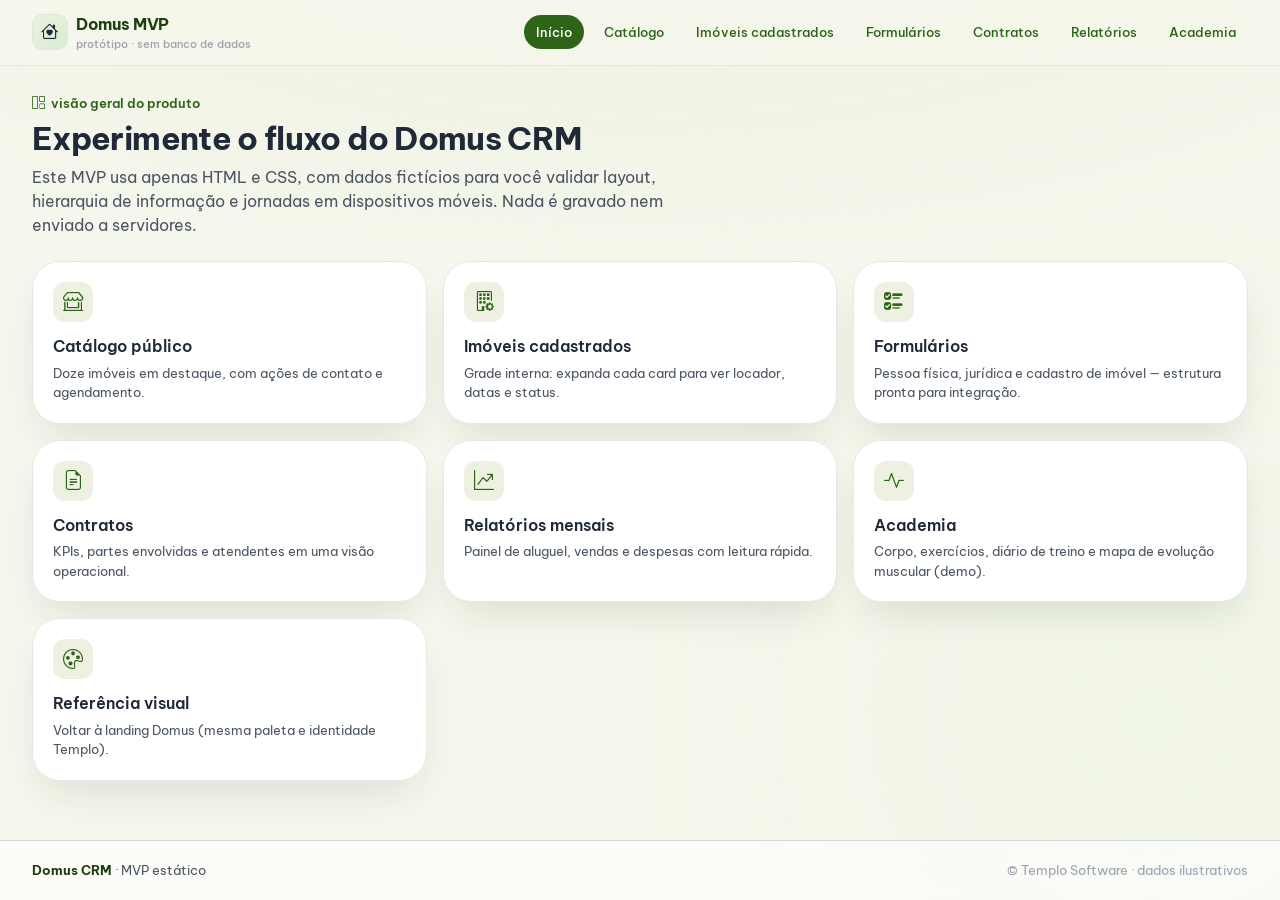
<file: mvp/index.html>
<!DOCTYPE html>
<html lang="pt-BR">
<head>
  <meta charset="UTF-8">
  <meta name="viewport" content="width=device-width, initial-scale=1.0">
  <title>Domus MVP · visão geral</title>
  <link rel="preconnect" href="https://fonts.googleapis.com">
  <link rel="preconnect" href="https://fonts.gstatic.com" crossorigin>
  <link href="https://fonts.googleapis.com/css2?family=Be+Vietnam+Pro:ital,wght@0,400;0,500;0,600;0,700;1,400&display=swap" rel="stylesheet">
  <link rel="stylesheet" href="https://cdn.jsdelivr.net/npm/bootstrap-icons@1.11.3/font/bootstrap-icons.min.css">
  <link rel="stylesheet" href="css/app.css">
</head>
<body>
  <a class="skip-link" href="#main">Ir para o conteúdo</a>
  <div class="app-wrap">
    <header class="site-header">
      <div class="container inner">
        <a class="brand" href="index.html">
          <span class="brand-mark" aria-hidden="true"><i class="bi bi-house-heart"></i></span>
          <span>
            <span class="brand-text">Domus MVP</span>
            <span class="brand-sub">protótipo · sem banco de dados</span>
          </span>
        </a>
        <input type="checkbox" id="nav-check" class="visually-hidden">
        <label class="nav-toggle" for="nav-check" aria-label="Abrir ou fechar menu de navegação">
          <i class="bi bi-list" style="font-size:1.35rem;"></i>
        </label>
        <nav class="main-nav" aria-label="Principal">
          <a href="index.html" aria-current="page">Início</a>
          <a href="catalogo.html">Catálogo</a>
          <a href="imoveis-cadastrados.html">Imóveis cadastrados</a>
          <a href="formularios.html">Formulários</a>
          <a href="contratos.html">Contratos</a>
          <a href="relatorios.html">Relatórios</a>
          <a href="academia.html">Academia</a>
        </nav>
      </div>
    </header>

    <main id="main" class="container">
      <header class="page-head">
        <p class="eyebrow"><i class="bi bi-grid-1x2" aria-hidden="true"></i> visão geral do produto</p>
        <h1>Experimente o fluxo do Domus CRM</h1>
        <p class="lead">Este MVP usa apenas HTML e CSS, com dados fictícios para você validar layout, hierarquia de informação e jornadas em dispositivos móveis. Nada é gravado nem enviado a servidores.</p>
      </header>

      <section class="hub-grid" aria-label="Módulos do MVP">
        <a class="hub-card" href="catalogo.html">
          <span class="icon" aria-hidden="true"><i class="bi bi-shop-window"></i></span>
          <h2>Catálogo público</h2>
          <p class="card-meta">Doze imóveis em destaque, com ações de contato e agendamento.</p>
        </a>
        <a class="hub-card" href="imoveis-cadastrados.html">
          <span class="icon" aria-hidden="true"><i class="bi bi-building-gear"></i></span>
          <h2>Imóveis cadastrados</h2>
          <p class="card-meta">Grade interna: expanda cada card para ver locador, datas e status.</p>
        </a>
        <a class="hub-card" href="formularios.html">
          <span class="icon" aria-hidden="true"><i class="bi bi-ui-checks"></i></span>
          <h2>Formulários</h2>
          <p class="card-meta">Pessoa física, jurídica e cadastro de imóvel — estrutura pronta para integração.</p>
        </a>
        <a class="hub-card" href="contratos.html">
          <span class="icon" aria-hidden="true"><i class="bi bi-file-earmark-text"></i></span>
          <h2>Contratos</h2>
          <p class="card-meta">KPIs, partes envolvidas e atendentes em uma visão operacional.</p>
        </a>
        <a class="hub-card" href="relatorios.html">
          <span class="icon" aria-hidden="true"><i class="bi bi-graph-up-arrow"></i></span>
          <h2>Relatórios mensais</h2>
          <p class="card-meta">Painel de aluguel, vendas e despesas com leitura rápida.</p>
        </a>
        <a class="hub-card" href="academia.html">
          <span class="icon" aria-hidden="true"><i class="bi bi-activity"></i></span>
          <h2>Academia</h2>
          <p class="card-meta">Corpo, exercícios, diário de treino e mapa de evolução muscular (demo).</p>
        </a>
        <a class="hub-card" href="../domus.html">
          <span class="icon" aria-hidden="true"><i class="bi bi-palette"></i></span>
          <h2>Referência visual</h2>
          <p class="card-meta">Voltar à landing Domus (mesma paleta e identidade Templo).</p>
        </a>
      </section>
    </main>

    <footer class="site-footer">
      <div class="container inner">
        <span><strong style="color:var(--green-darker);">Domus CRM</strong> · MVP estático</span>
        <span class="muted">© Templo Software · dados ilustrativos</span>
      </div>
    </footer>
  </div>
</body>
</html>
</file>
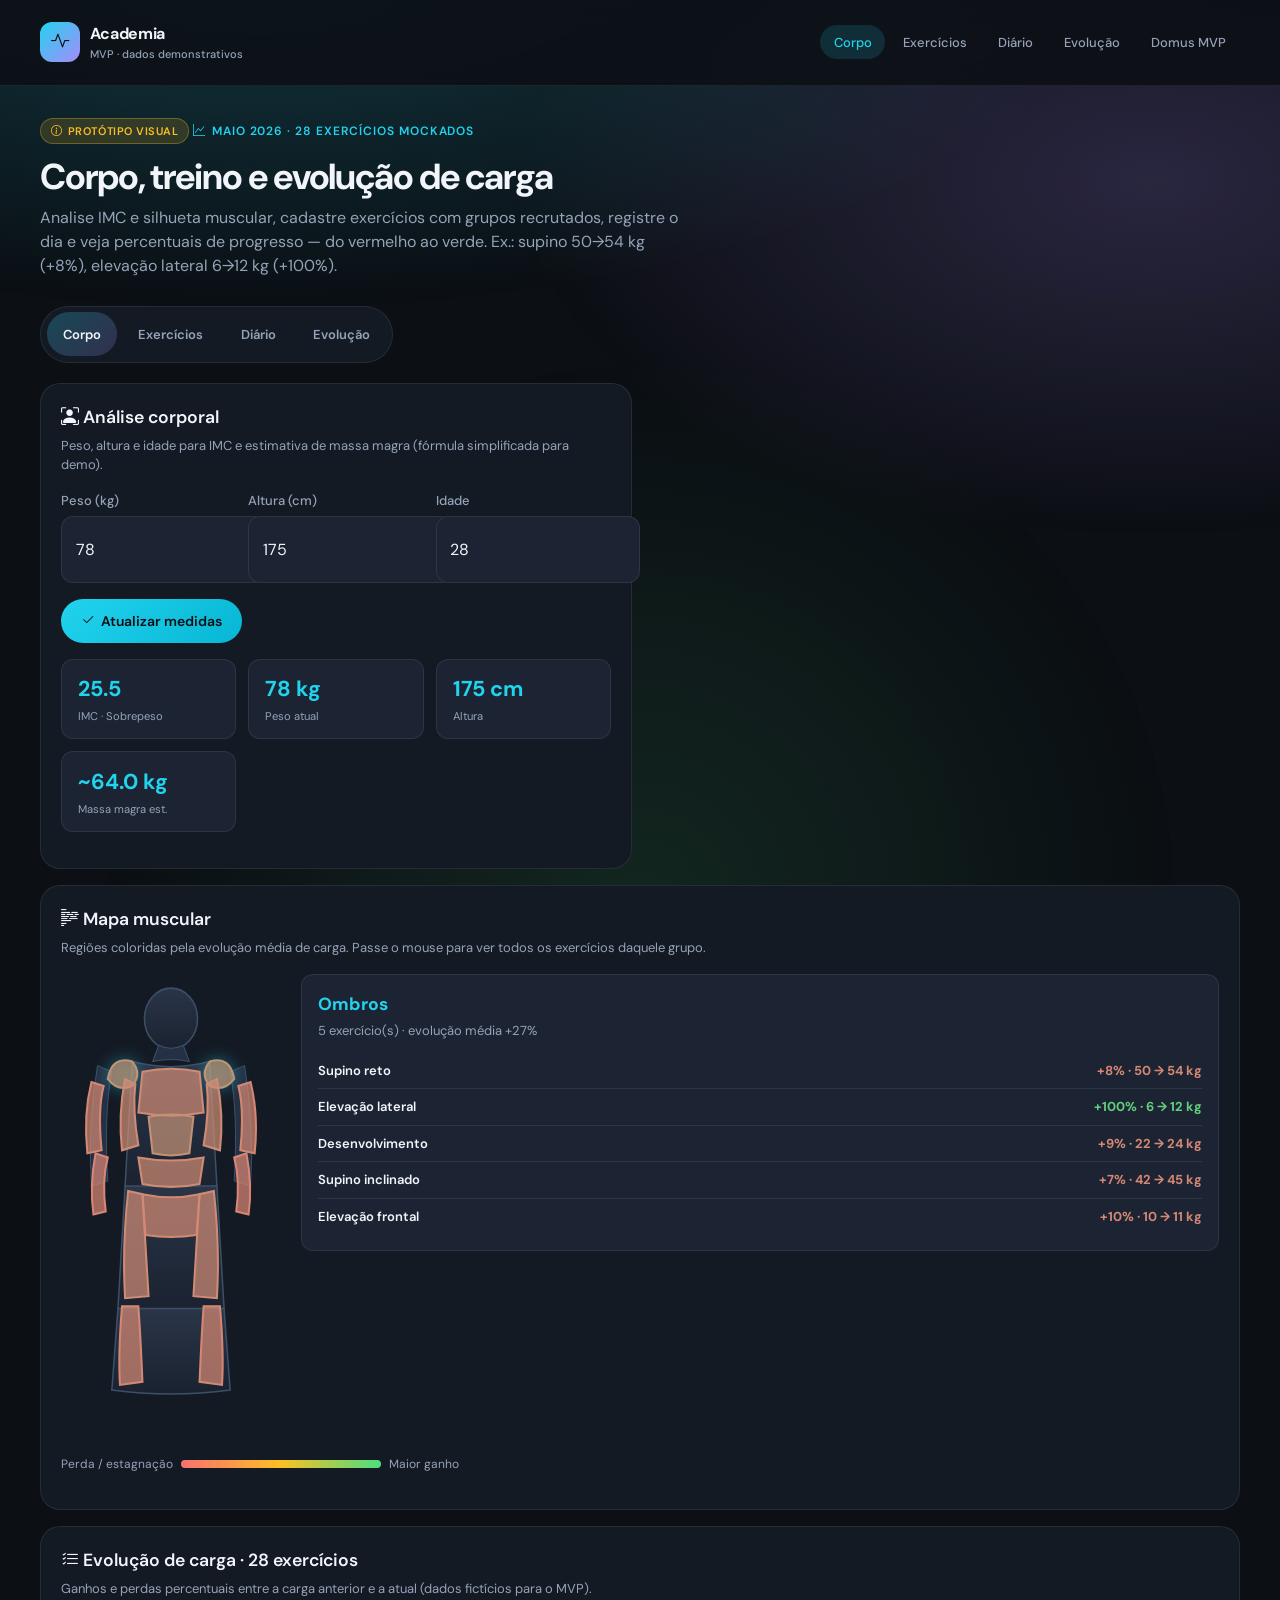
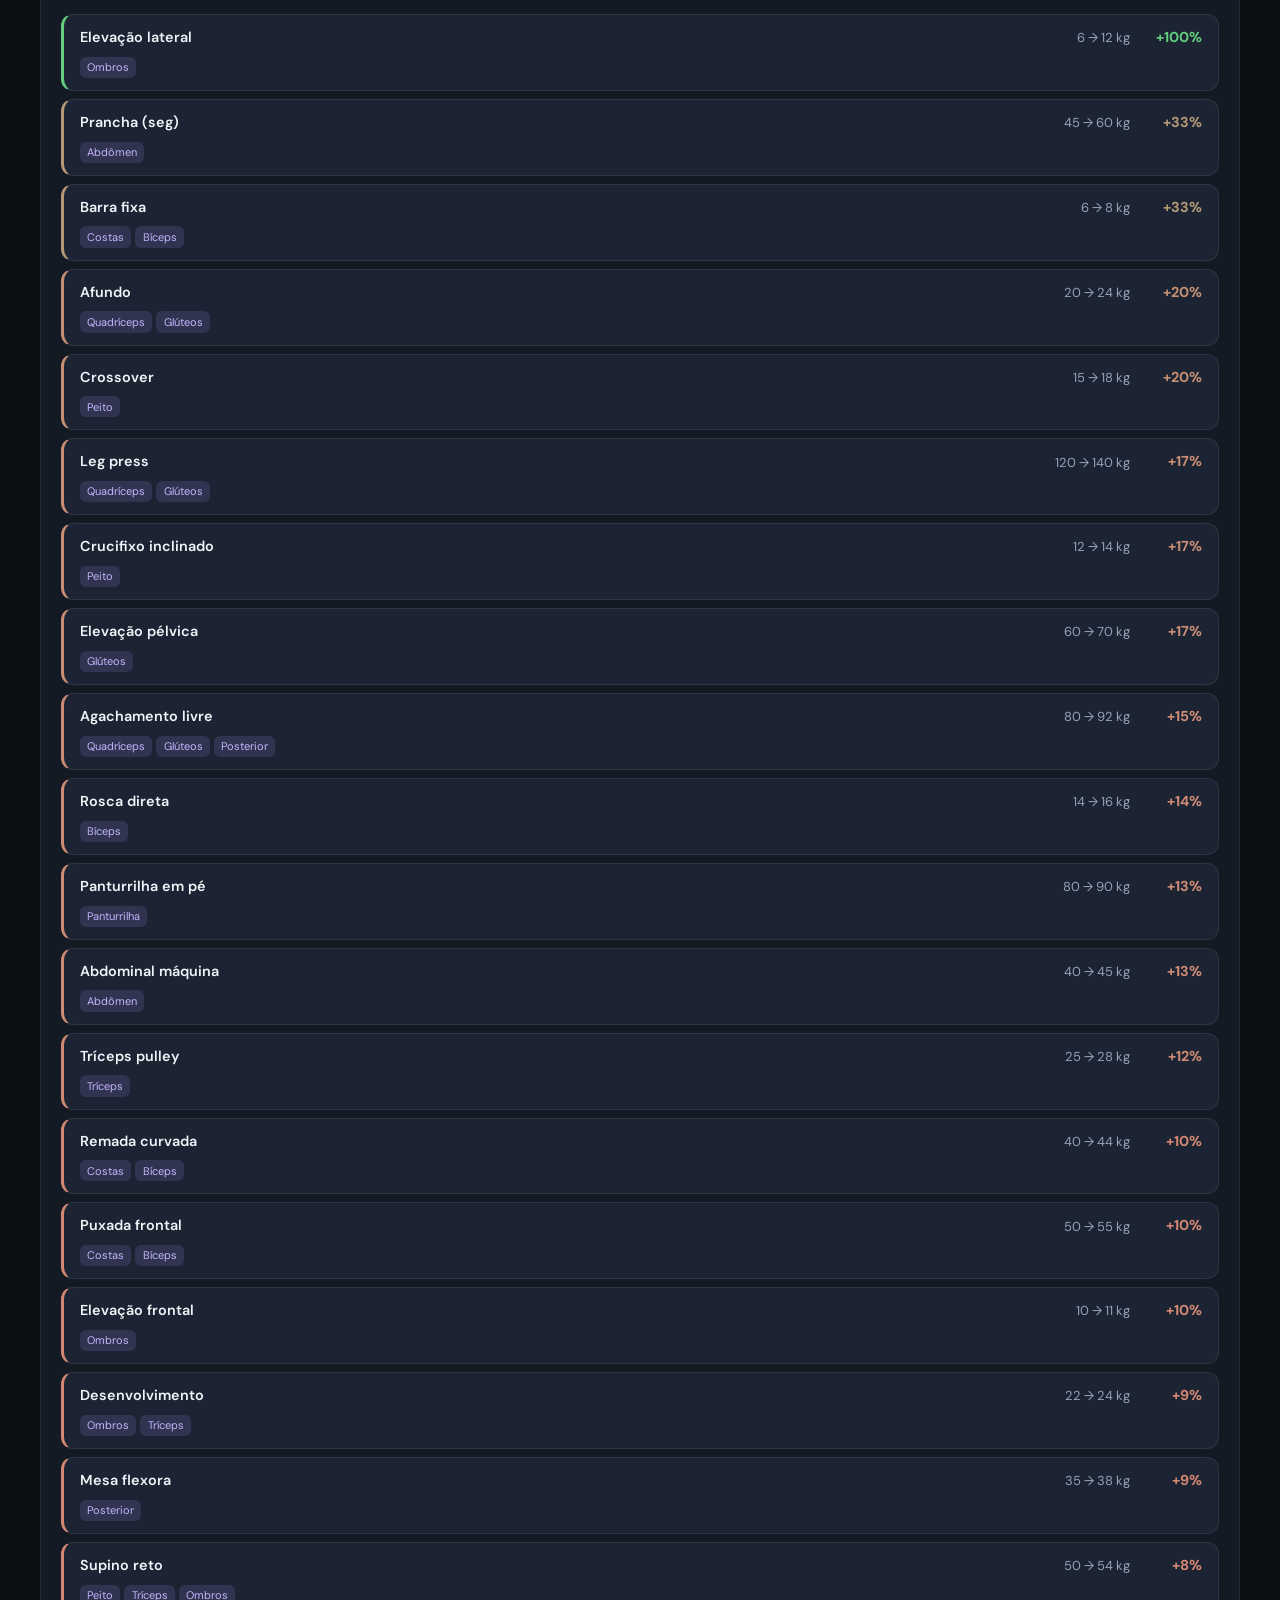
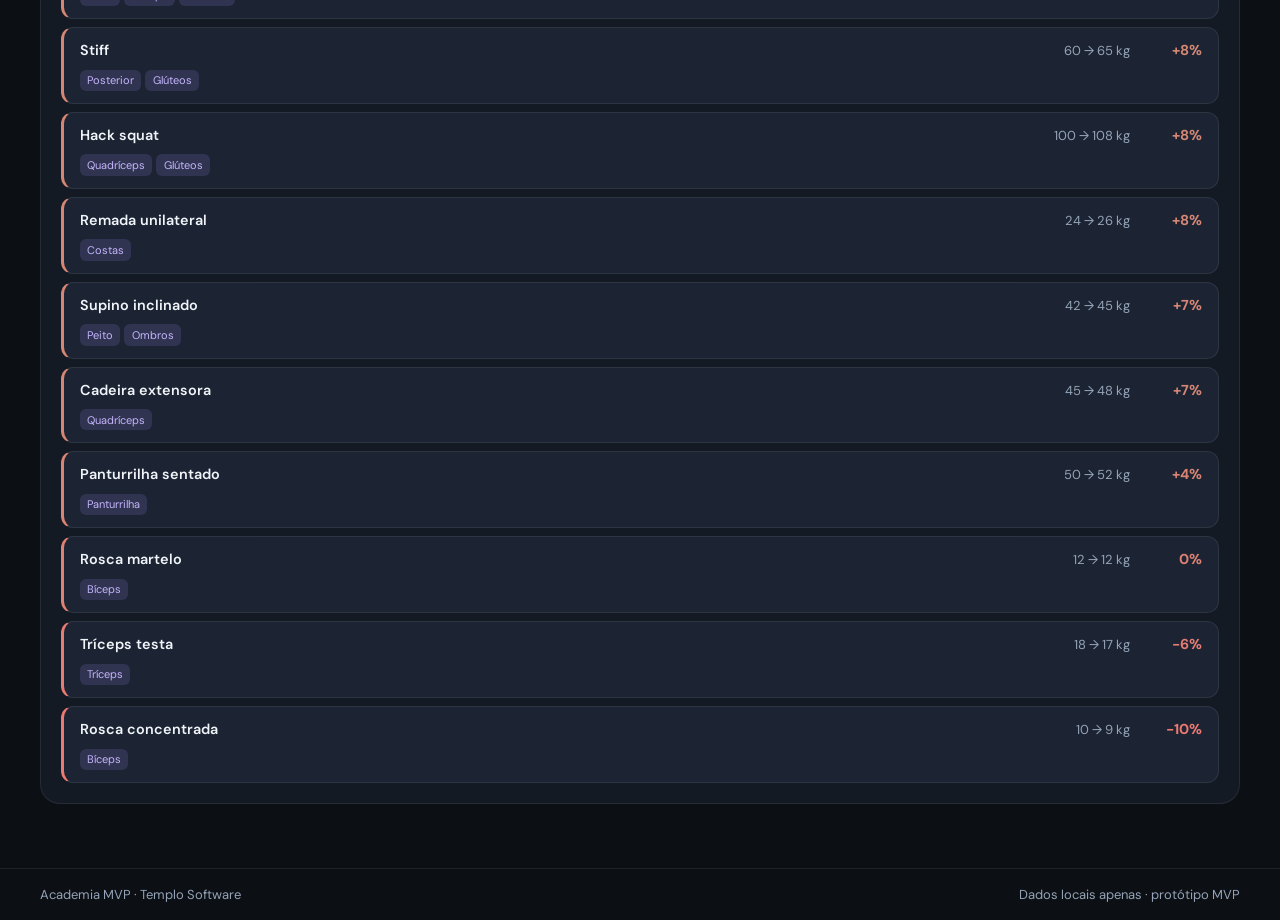
<file: academia.html>
<!DOCTYPE html>
<html lang="pt-BR">
<head>
  <meta charset="UTF-8">
  <meta name="viewport" content="width=device-width, initial-scale=1.0">
  <title>Academia</title>
  <meta http-equiv="refresh" content="0; url=mvp/academia.html">
  <link rel="canonical" href="mvp/academia.html">
  <script>location.replace("mvp/academia.html");</script>
</head>
<body>
  <p><a href="mvp/academia.html">Abrir Academia MVP</a></p>
</body>
</html>
</file>
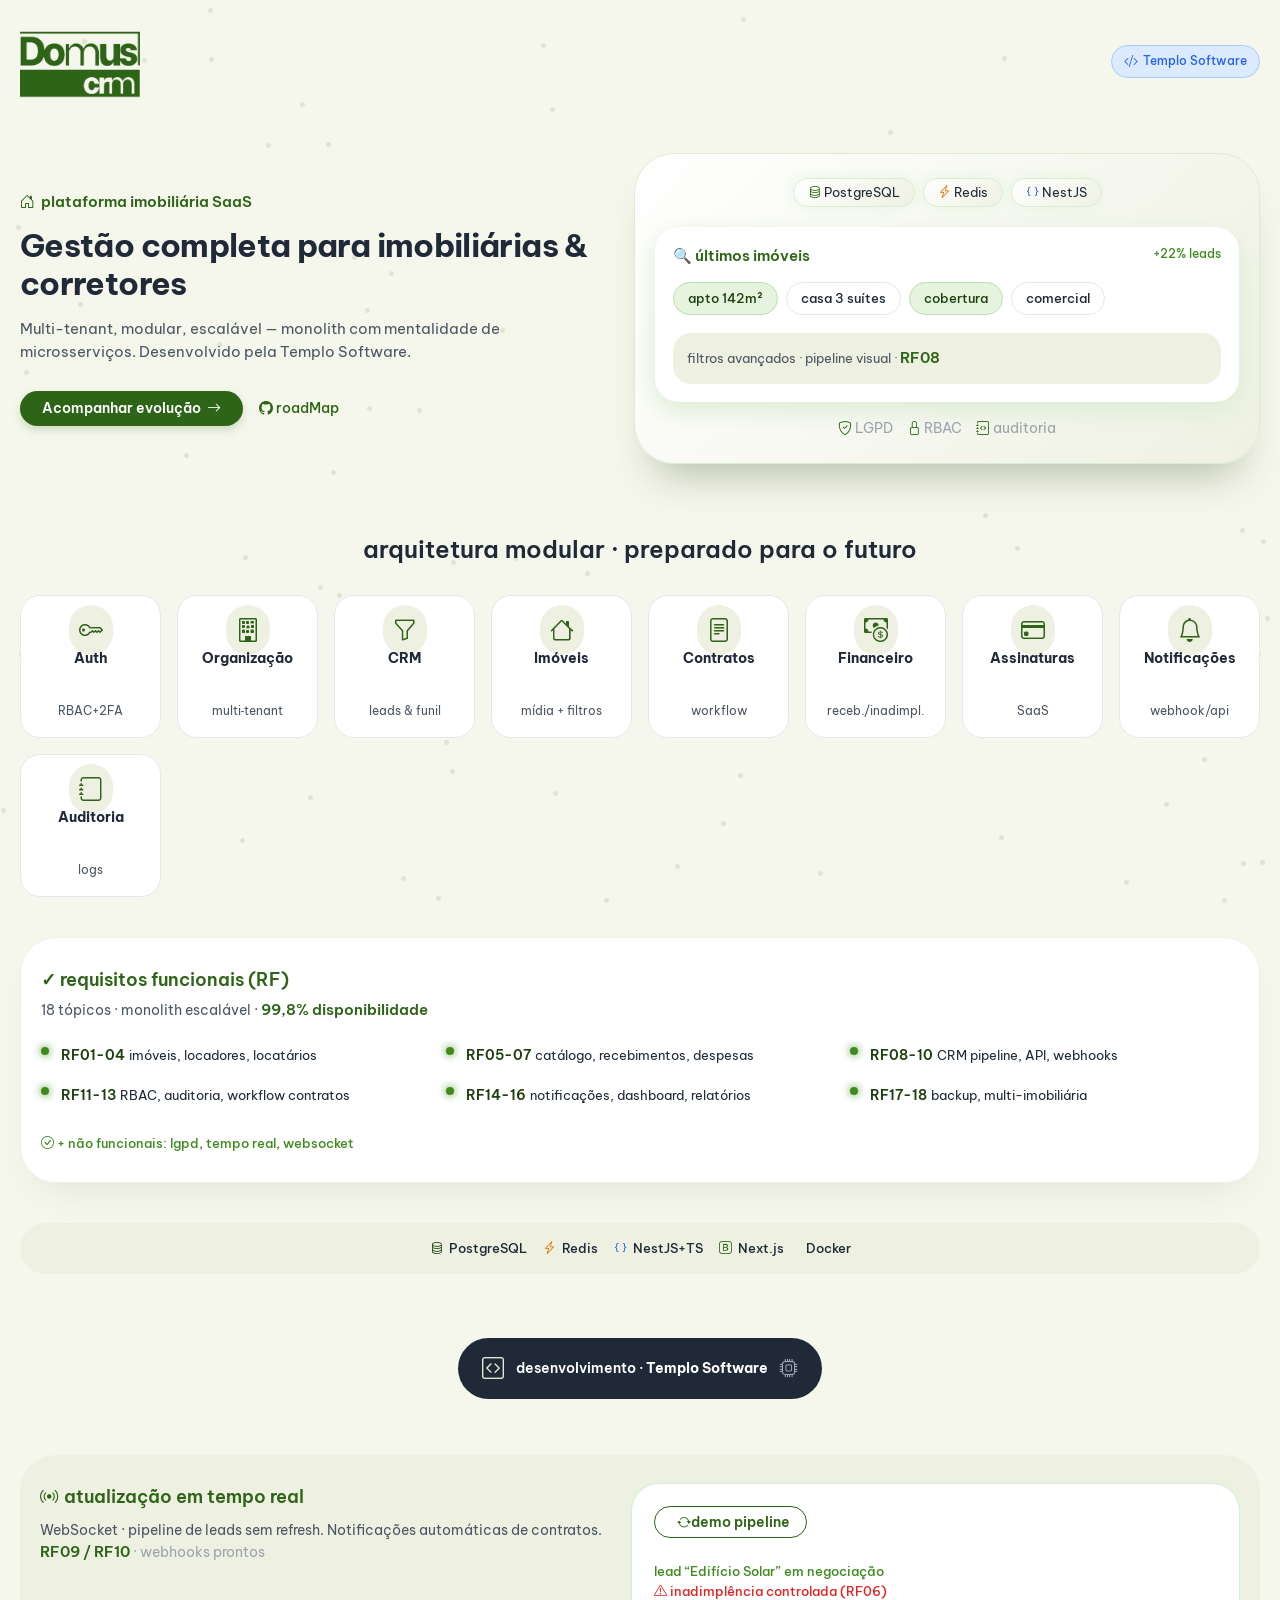
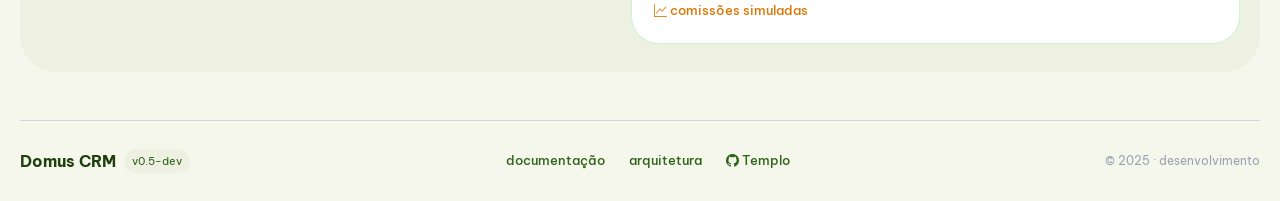
<file: domus.html>
<!DOCTYPE html>
<html lang="pt-BR">
<head>
  <meta charset="UTF-8">
  <meta name="viewport" content="width=device-width, initial-scale=1.0, maximum-scale=1.0, user-scalable=yes">
  <title>Domus CRM · gestão imobiliária</title>
  <!-- Be Vietnam Pro (Google Fonts) -->
  <link rel="preconnect" href="https://fonts.googleapis.com">
  <link rel="preconnect" href="https://fonts.gstatic.com" crossorigin>
  <link href="https://fonts.googleapis.com/css2?family=Be+Vietnam+Pro:ital,wght@0,400;0,500;0,600;0,700;1,400&display=swap" rel="stylesheet">
  <!-- Bootstrap Icons -->
  <link rel="stylesheet" href="https://cdn.jsdelivr.net/npm/bootstrap-icons@1.11.3/font/bootstrap-icons.min.css">
  <style>
    * {
      margin: 0;
      padding: 0;
      box-sizing: border-box;
    }

    body {
      font-family: 'Be Vietnam Pro', sans-serif;
      background-color: #f6f7ec;
      color: #1f2937;
      line-height: 1.5;
      -webkit-font-smoothing: antialiased;
      overflow-x: hidden;
      position: relative;
    }

    :root {
      --cream-bg: #f6f7ec;
      --white: #ffffff;
      --soft-mint: #eef1e2;
      --green-deep: #2e6417;
      --green-dark: #255012;
      --green-darker: #1e3f0e;
      --green-soft-bg: #dcebd4;
      --green-bright: #3f8a1f;
      --green-light-bg: #e6f4df;
      --gray-dark: #1f2937;
      --gray-medium: #4b5563;
      --gray-light: #9ca3af;
      --gray-border: #e5e7eb;
      --gray-border-strong: #d1d5db;
      --red-error: #dc2626;
      --amber-warning: #d97706;
      --blue-info: #2563eb;
    }

    /* Following dots background */
    #dots-background {
      position: fixed;
      top: 0;
      left: 0;
      width: 100%;
      height: 100%;
      pointer-events: none;
      z-index: 0;
    }

    .dot-particle {
      position: absolute;
      width: 5px;
      height: 5px;
      background-color: #2e6417;
      border-radius: 50%;
      opacity: 0.12;
      transition: transform 0.25s ease, opacity 0.25s ease, background-color 0.25s ease;
      pointer-events: none;
      will-change: transform;
    }

    .dot-particle.active {
      opacity: 0.35;
      background-color: #3f8a1f;
      transform: scale(1.6);
      box-shadow: 0 0 12px #8bc34a;
    }

    .container {
      max-width: 1280px;
      margin: 0 auto;
      padding: 0 20px;
      position: relative;
      z-index: 2;
    }

    /* tipografia responsiva */
    h1 {
      font-size: clamp(26px, 7vw, 32px);
      font-weight: 700;
      color: #1f2937;
      line-height: 1.2;
      letter-spacing: -0.02em;
    }

    h2 {
      font-size: clamp(20px, 5vw, 24px);
      font-weight: 600;
      color: #1f2937;
      line-height: 1.3;
    }

    h3 {
      font-size: clamp(16px, 4.5vw, 18px);
      font-weight: 600;
      color: #2e6417;
    }

    .body-large {
      font-size: 16px;
      font-weight: 400;
      color: #1f2937;
    }

    .body-default, p, .text-secondary, .text-disabled {
      font-size: 14px;
    }

    .text-secondary { color: #4b5563; }
    .text-disabled { color: #9ca3af; }

    .highlight-primary {
      font-size: 15px;
      font-weight: 600;
      color: #2e6417;
    }

    .label-button {
      font-size: 14px;
      font-weight: 600;
      color: #ffffff;
      background-color: #2e6417;
      display: inline-flex;
      align-items: center;
      justify-content: center;
      padding: 10px 22px;
      border-radius: 40px;
      border: none;
      cursor: pointer;
      transition: background-color 0.2s, box-shadow 0.2s;
      text-decoration: none;
      line-height: 1;
      box-shadow: 0 4px 10px rgba(46, 100, 23, 0.2);
      white-space: nowrap;
    }
    .label-button:hover {
      background-color: #255012;
      box-shadow: 0 8px 16px rgba(37, 80, 18, 0.25);
    }
    .label-button i { margin-left: 6px; }

    .link-default {
      font-size: 14px;
      font-weight: 500;
      color: #2e6417;
      text-decoration: none;
      transition: color 0.2s;
      white-space: nowrap;
    }
    .link-default:hover {
      color: #255012;
      text-decoration: underline;
    }

    .error-text { font-size: 13px; font-weight: 500; color: #dc2626; }
    .warning-text { font-size: 13px; font-weight: 500; color: #d97706; }
    .success-text { font-size: 13px; font-weight: 500; color: #3f8a1f; }

    .glass-card {
      background: rgba(255, 255, 255, 0.8);
      backdrop-filter: blur(4px);
      border: 1px solid var(--gray-border);
      border-radius: 28px;
      padding: 20px;
      box-shadow: 0 20px 40px -12px rgba(0, 32, 0, 0.15);
      transition: all 0.2s;
    }

    .tech-glow {
      background: linear-gradient(145deg, #ffffff, #eef1e2);
      border-radius: 40px;
      padding: 4px 14px;
      display: inline-block;
      border: 1px solid #dcebd4;
      box-shadow: 0 0 16px #e6f4df;
      font-size: 13px;
      white-space: nowrap;
    }

    /* header */
    .navbar {
      display: flex;
      justify-content: space-between;
      align-items: center;
      padding: 16px 0;
      flex-wrap: wrap;
      gap: 10px;
    }

    .logo-img {
      width: auto;
      height: 32px;
      max-width: 120px;
      object-fit: contain;
    }

    .dev-badge {
      background-color: #dbeafe;
      color: #2563eb;
      padding: 5px 12px;
      border-radius: 40px;
      font-size: 12px;
      font-weight: 500;
      display: flex;
      align-items: center;
      gap: 5px;
      border: 1px solid #a5c9ff;
      white-space: nowrap;
    }
    .dev-badge i { font-size: 14px; }

    /* hero */
    .hero {
      display: flex;
      align-items: center;
      gap: 30px;
      padding: 30px 0 20px;
      flex-direction: column;
    }
    @media (min-width: 900px) {
      .hero { flex-direction: row; }
    }

    .hero-content {
      flex: 1;
      width: 100%;
    }
    .hero-content .highlight-primary {
      margin-bottom: 12px;
      display: block;
    }
    .hero-content h1 { margin-bottom: 16px; }
    .hero-content p.body-large {
      margin-bottom: 28px;
      color: #4b5563;
      max-width: 100%;
      font-size: 15px;
    }
    .hero-actions {
      display: flex;
      gap: 16px;
      align-items: center;
      flex-wrap: wrap;
    }

    .hero-visual {
      flex: 1;
      width: 100%;
      background: linear-gradient(130deg, #ffffff, #eef1e2);
      border-radius: 40px;
      padding: 24px 20px;
      border: 1px solid #dcebd4;
      box-shadow: 0 30px 40px -20px rgba(30, 63, 14, 0.3);
    }

    .pill {
      background: #ffffff;
      border: 1px solid #e5e7eb;
      padding: 6px 14px;
      border-radius: 60px;
      font-size: 13px;
      font-weight: 500;
      color: #1f2937;
      white-space: nowrap;
    }
    .pill.green {
      background: #e6f4df;
      border-color: #bcddaf;
      color: #1e3f0e;
    }

    /* módulos */
    .section-title {
      text-align: center;
      margin: 50px 0 30px;
    }
    .section-title h2 { margin-bottom: 6px; }

    .modules-grid {
      display: grid;
      grid-template-columns: repeat(auto-fill, minmax(140px, 1fr));
      gap: 16px;
    }
    .module-item {
      background-color: var(--white);
      border-radius: 20px;
      padding: 16px 8px;
      text-align: center;
      border: 1px solid var(--gray-border);
      transition: 0.15s;
    }
    .module-item i {
      font-size: 24px;
      color: #2e6417;
      background: #eef1e2;
      padding: 10px;
      border-radius: 50px;
      margin-bottom: 12px;
    }
    .module-item strong { font-size: 14px; display: block; margin-bottom: 4px; }
    .module-item span { font-size: 12px; }

    /* RF showcase */
    .rf-showcase {
      background-color: #ffffff;
      border-radius: 36px;
      padding: 28px 20px;
      margin: 40px 0;
      border: 1px solid #eef1e2;
      box-shadow: 0 20px 40px -20px rgba(0,0,0,0.1);
    }
    .rf-grid {
      display: grid;
      grid-template-columns: 1fr;
      gap: 16px;
      margin-top: 20px;
    }
    @media (min-width: 600px) {
      .rf-grid { grid-template-columns: repeat(2, 1fr); }
    }
    @media (min-width: 900px) {
      .rf-grid { grid-template-columns: repeat(3, 1fr); }
    }
    .rf-item {
      display: flex;
      align-items: flex-start;
      gap: 12px;
    }
    .rf-item .dot-glow {
      width: 8px;
      height: 8px;
      background-color: #3f8a1f;
      border-radius: 50%;
      box-shadow: 0 0 8px #3f8a1f;
      margin-top: 5px;
      flex-shrink: 0;
    }
    .rf-item strong { color: #1e3f0e; font-weight: 600; font-size: 14px; }
    .rf-item .body-default { font-size: 13px; }

    /* stack row */
    .stack-row {
      display: flex;
      flex-wrap: wrap;
      gap: 16px;
      justify-content: center;
      background: #eef1e2;
      border-radius: 60px;
      padding: 16px 20px;
      margin: 40px 0;
    }
    .stack-item {
      display: flex;
      align-items: center;
      gap: 6px;
      font-weight: 500;
      font-size: 13px;
      white-space: nowrap;
    }

    .templo-badge {
      background: #1f2937;
      color: white;
      padding: 14px 24px;
      border-radius: 60px;
      display: inline-flex;
      align-items: center;
      gap: 12px;
      font-weight: 600;
      margin: 24px 0;
      font-size: 14px;
    }

    /* painel tempo real */
    .real-time-panel {
      background: #eef1e2;
      border-radius: 36px;
      padding: 28px 20px;
      margin: 32px 0;
      display: flex;
      flex-direction: column;
      gap: 28px;
    }
    @media (min-width: 700px) {
      .real-time-panel { flex-direction: row; }
    }
    .rt-left { flex: 1; }
    .rt-right {
      flex: 1;
      background: #ffffff;
      border-radius: 28px;
      padding: 22px;
      border: 1px solid #dcebd4;
      box-shadow: 0 0 0 2px #e6f4df;
    }

    /* footer */
    footer {
      border-top: 1px solid #d1d5db;
      padding: 28px 0;
      margin-top: 48px;
      display: flex;
      flex-direction: column;
      gap: 16px;
      align-items: center;
      text-align: center;
    }
    @media (min-width: 600px) {
      footer { flex-direction: row; justify-content: space-between; }
    }
    .footer-links {
      display: flex;
      gap: 24px;
      flex-wrap: wrap;
      justify-content: center;
    }
    .footer-links a { font-size: 13px; white-space: nowrap; }

    /* ajustes gerais para toque */
    .label-button, .link-default, .module-item {
      cursor: pointer;
      -webkit-tap-highlight-color: transparent;
    }
    .module-item:active { transform: scale(0.98); }
  </style>
</head>
<body>
  <div id="dots-background"></div>

  <div class="container">
    <!-- cabeçalho -->
    <nav class="navbar">
      <img src="logodomus.png" alt="Domus CRM" class="logo-img" style="width:120px; height:auto; margin-top:6px;">
      <div class="dev-badge">
        <i class="bi bi-code-slash"></i> Templo Software
      </div>
    </nav>

    <!-- hero -->
    <div class="hero">
      <div class="hero-content">
        <span class="highlight-primary"><i class="bi bi-house-door" style="margin-right:6px;"></i>plataforma imobiliária SaaS</span>
        <h1>Gestão completa para imobiliárias & corretores</h1>
        <p class="body-large text-secondary">Multi-tenant, modular, escalável — monolith com mentalidade de microsserviços. Desenvolvido pela Templo Software.</p>
        <div class="hero-actions">
          <a href="#" class="label-button">Acompanhar evolução <i class="bi bi-arrow-right"></i></a>
          <a href="#" class="link-default"><i class="bi bi-github"></i> roadMap</a>
        </div>
      </div>
      <div class="hero-visual">
        <div style="display: flex; gap: 8px; justify-content: center; flex-wrap: wrap; margin-bottom: 20px;">
          <span class="tech-glow"><i class="bi bi-database" style="color:#2e6417;"></i> PostgreSQL</span>
          <span class="tech-glow"><i class="bi bi-lightning-charge" style="color:#d97706;"></i> Redis</span>
          <span class="tech-glow"><i class="bi bi-braces" style="color:#2563eb;"></i> NestJS</span>
        </div>
        <div style="background: #ffffff; border-radius: 24px; padding: 18px; box-shadow: 0 8px 25px #dcebd4;">
          <div style="display: flex; justify-content: space-between; margin-bottom: 14px;">
            <h3 style="font-size: 15px;">🔍 últimos imóveis</h3>
            <span class="success-text" style="font-size:12px;">+22% leads</span>
          </div>
          <div style="display: flex; gap:8px; flex-wrap: wrap;">
            <span class="pill green">apto 142m²</span>
            <span class="pill">casa 3 suítes</span>
            <span class="pill green">cobertura</span>
            <span class="pill">comercial</span>
          </div>
          <div style="margin-top: 18px; background:#eef1e2; border-radius: 18px; padding: 14px;">
            <p class="text-secondary" style="font-size:13px;">filtros avançados · pipeline visual · <span class="highlight-primary">RF08</span></p>
          </div>
        </div>
        <p class="text-disabled" style="margin-top: 16px; display: flex; gap:14px; flex-wrap: wrap; justify-content:center;">
          <span><i class="bi bi-shield-check" style="color:#2e6417;"></i> LGPD</span>
          <span><i class="bi bi-lock" style="color:#2e6417;"></i> RBAC</span>
          <span><i class="bi bi-journal-code" style="color:#2e6417;"></i> auditoria</span>
        </p>
      </div>
    </div>

    <!-- módulos -->
    <div class="section-title">
      <h2>arquitetura modular · preparado para o futuro</h2>
    </div>
    <div class="modules-grid">
      <div class="module-item"><i class="bi bi-key"></i><br><strong>Auth</strong><br><span class="text-secondary">RBAC+2FA</span></div>
      <div class="module-item"><i class="bi bi-building"></i><br><strong>Organização</strong><br><span class="text-secondary">multi‑tenant</span></div>
      <div class="module-item"><i class="bi bi-funnel"></i><br><strong>CRM</strong><br><span class="text-secondary">leads & funil</span></div>
      <div class="module-item"><i class="bi bi-house"></i><br><strong>Imóveis</strong><br><span class="text-secondary">mídia + filtros</span></div>
      <div class="module-item"><i class="bi bi-file-text"></i><br><strong>Contratos</strong><br><span class="text-secondary">workflow</span></div>
      <div class="module-item"><i class="bi bi-cash-coin"></i><br><strong>Financeiro</strong><br><span class="text-secondary">receb./inadimpl.</span></div>
      <div class="module-item"><i class="bi bi-credit-card"></i><br><strong>Assinaturas</strong><br><span class="text-secondary">SaaS</span></div>
      <div class="module-item"><i class="bi bi-bell"></i><br><strong>Notificações</strong><br><span class="text-secondary">webhook/api</span></div>
      <div class="module-item"><i class="bi bi-journal"></i><br><strong>Auditoria</strong><br><span class="text-secondary">logs</span></div>
    </div>

    <!-- RF -->
    <div class="rf-showcase">
      <h3 style="margin-bottom: 6px;">✓ requisitos funcionais (RF)</h3>
      <p class="text-secondary" style="margin-bottom: 20px;">18 tópicos · monolith escalável · <span class="highlight-primary">99,8% disponibilidade</span></p>
      <div class="rf-grid">
        <div class="rf-item"><span class="dot-glow"></span><div><strong>RF01-04</strong> <span class="body-default">imóveis, locadores, locatários</span></div></div>
        <div class="rf-item"><span class="dot-glow"></span><div><strong>RF05-07</strong> <span class="body-default">catálogo, recebimentos, despesas</span></div></div>
        <div class="rf-item"><span class="dot-glow"></span><div><strong>RF08-10</strong> <span class="body-default">CRM pipeline, API, webhooks</span></div></div>
        <div class="rf-item"><span class="dot-glow"></span><div><strong>RF11-13</strong> <span class="body-default">RBAC, auditoria, workflow contratos</span></div></div>
        <div class="rf-item"><span class="dot-glow"></span><div><strong>RF14-16</strong> <span class="body-default">notificações, dashboard, relatórios</span></div></div>
        <div class="rf-item"><span class="dot-glow"></span><div><strong>RF17-18</strong> <span class="body-default">backup, multi-imobiliária</span></div></div>
      </div>
      <div style="margin-top: 24px;"><span class="success-text"><i class="bi bi-check-circle"></i> + não funcionais: lgpd, tempo real, websocket</span></div>
    </div>

    <!-- stack -->
    <div class="stack-row">
      <span class="stack-item"><i class="bi bi-database" style="color:#1e3f0e;"></i> PostgreSQL</span>
      <span class="stack-item"><i class="bi bi-lightning-charge" style="color:#d97706;"></i> Redis</span>
      <span class="stack-item"><i class="bi bi-braces" style="color:#2563eb;"></i> NestJS+TS</span>
      <span class="stack-item"><i class="bi bi-bootstrap" style="color:#2e6417;"></i> Next.js</span>
      <span class="stack-item"><i class="bi bi-docker" style="color:#1f2937;"></i> Docker</span>
    </div>

    <!-- templo destaque -->
    <div style="display: flex; justify-content: center;">
      <div class="templo-badge">
        <i class="bi bi-code-square" style="font-size: 22px; color:#dcebd4;"></i> 
        <span>desenvolvimento · <strong>Templo Software</strong></span>
        <i class="bi bi-cpu" style="font-size: 18px; color:#9ca3af;"></i>
      </div>
    </div>

    <!-- painel tempo real -->
    <div class="real-time-panel">
      <div class="rt-left">
        <h3 style="display: flex; gap:6px; margin-bottom:10px;"><i class="bi bi-broadcast" style="color:#2e6417;"></i> atualização em tempo real</h3>
        <p class="body-default" style="color:#4b5563;">WebSocket · pipeline de leads sem refresh. Notificações automáticas de contratos.</p>
        <p><span class="highlight-primary">RF09 / RF10</span> <span class="text-disabled">· webhooks prontos</span></p>
      </div>
      <div class="rt-right">
        <span class="label-button" style="background:white; color:#2e6417; border:1px solid #2e6417; box-shadow:none; margin-bottom:14px; padding:8px 16px;"><i class="bi bi-arrow-repeat"></i> demo pipeline</span>
        <p class="success-text" style="margin-top:10px;">lead “Edifício Solar” em negociação</p>
        <p class="error-text" style="font-size:13px;"><i class="bi bi-exclamation-triangle"></i> inadimplência controlada (RF06)</p>
        <p class="warning-text" style="font-size:13px;"><i class="bi bi-graph-up"></i> comissões simuladas</p>
      </div>
    </div>

    <!-- rodapé -->
    <footer>
      <div style="display: flex; align-items: center; gap:8px;">
        <span style="font-weight:700; color:#1e3f0e;">Domus CRM</span>
        <span style="background:#eef1e2; color:#2e6417; padding:4px 8px; border-radius:40px; font-size:11px;">v0.5-dev</span>
      </div>
      <div class="footer-links">
        <a href="#" class="link-default">documentação</a>
        <a href="#" class="link-default">arquitetura</a>
        <a href="#" class="link-default"><i class="bi bi-github"></i> Templo</a>
      </div>
      <span class="text-disabled" style="font-size:12px;">© 2025 · desenvolvimento</span>
    </footer>
  </div>

  <!-- Script following dots (otimizado para celular) -->
  <script>
    (function() {
      const dotsContainer = document.getElementById('dots-background');
      if (!dotsContainer) return;
      const numberOfDots = window.innerWidth < 600 ? 45 : 80;
      const dots = [];
      let mouseX = window.innerWidth / 2, mouseY = window.innerHeight / 2;
      let animationFrame;

      for (let i = 0; i < numberOfDots; i++) {
        const dot = document.createElement('div');
        dot.className = 'dot-particle';
        const x = Math.random() * window.innerWidth;
        const y = Math.random() * window.innerHeight;
        dot.style.left = x + 'px';
        dot.style.top = y + 'px';
        dot.dataset.x = x;
        dot.dataset.y = y;
        dot.dataset.speed = 0.015 + Math.random() * 0.02;
        dot.dataset.originalX = x;
        dot.dataset.originalY = y;
        dotsContainer.appendChild(dot);
        dots.push(dot);
      }

      document.addEventListener('mousemove', (e) => {
        mouseX = e.clientX;
        mouseY = e.clientY;
      });

      // suporte a toque em dispositivos móveis
      document.addEventListener('touchmove', (e) => {
        if (e.touches.length) {
          mouseX = e.touches[0].clientX;
          mouseY = e.touches[0].clientY;
        }
      });

      function updateDots() {
        dots.forEach(dot => {
          const dotX = parseFloat(dot.dataset.x);
          const dotY = parseFloat(dot.dataset.y);
          const speed = parseFloat(dot.dataset.speed);
          const dx = mouseX - dotX;
          const dy = mouseY - dotY;
          const distance = Math.sqrt(dx * dx + dy * dy);

          if (distance < 150) {
            const angle = Math.atan2(dy, dx);
            const force = (150 - distance) * 0.0025;
            const moveX = Math.cos(angle) * force * speed * 30;
            const moveY = Math.sin(angle) * force * speed * 30;
            let newX = dotX - moveX;
            let newY = dotY - moveY;
            newX = Math.max(5, Math.min(window.innerWidth - 5, newX));
            newY = Math.max(5, Math.min(window.innerHeight - 5, newY));
            dot.style.left = newX + 'px';
            dot.style.top = newY + 'px';
            dot.dataset.x = newX;
            dot.dataset.y = newY;
            if (distance < 90) dot.classList.add('active');
            else dot.classList.remove('active');
          } else {
            const origX = parseFloat(dot.dataset.originalX);
            const origY = parseFloat(dot.dataset.originalY);
            const curX = parseFloat(dot.style.left);
            const curY = parseFloat(dot.style.top);
            if (!isNaN(curX) && !isNaN(curY)) {
              const returnSpeed = 0.015;
              const newX = curX + (origX - curX) * returnSpeed;
              const newY = curY + (origY - curY) * returnSpeed;
              dot.style.left = newX + 'px';
              dot.style.top = newY + 'px';
              dot.dataset.x = newX;
              dot.dataset.y = newY;
            }
            dot.classList.remove('active');
          }
        });
        animationFrame = requestAnimationFrame(updateDots);
      }
      updateDots();

      window.addEventListener('resize', () => {
        dots.forEach(dot => {
          const newX = Math.random() * window.innerWidth;
          const newY = Math.random() * window.innerHeight;
          dot.style.left = newX + 'px';
          dot.style.top = newY + 'px';
          dot.dataset.x = newX;
          dot.dataset.y = newY;
          dot.dataset.originalX = newX;
          dot.dataset.originalY = newY;
        });
      });
    })();
  </script>
</body>
</html>
</file>
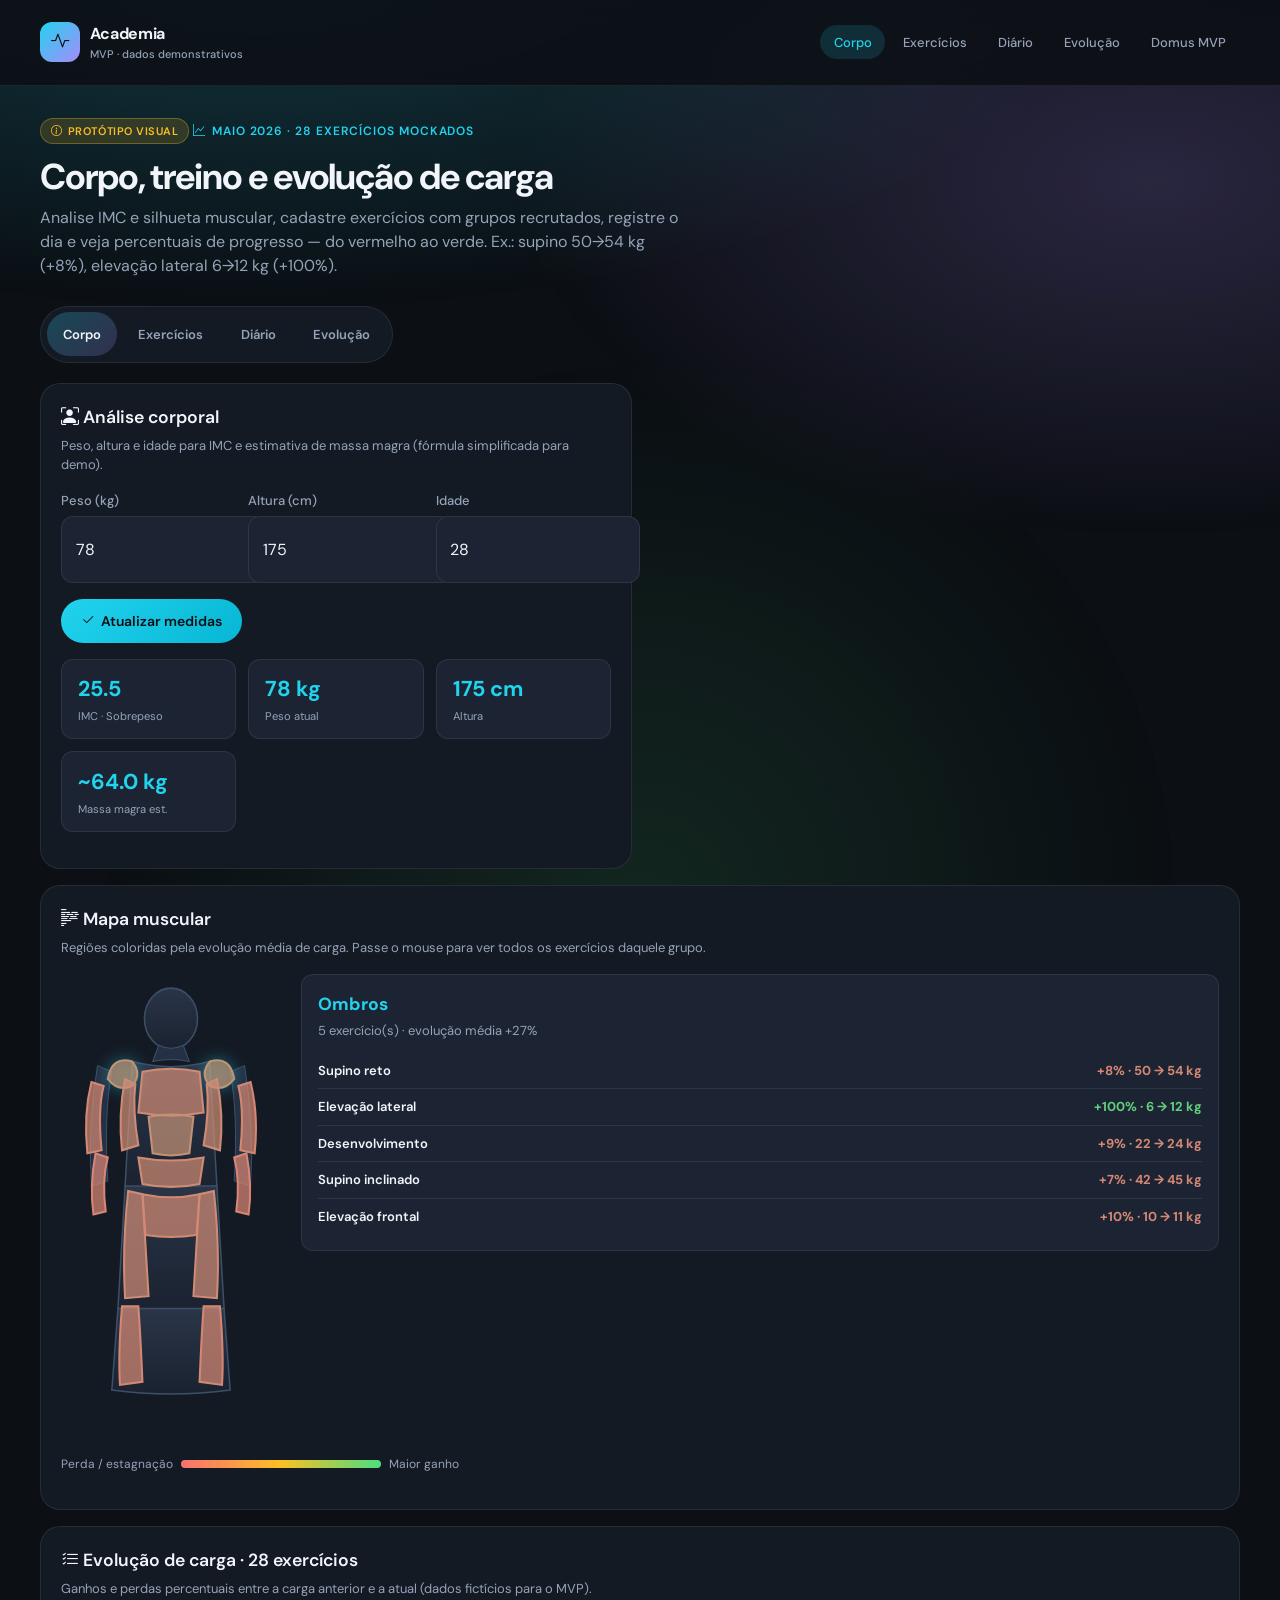
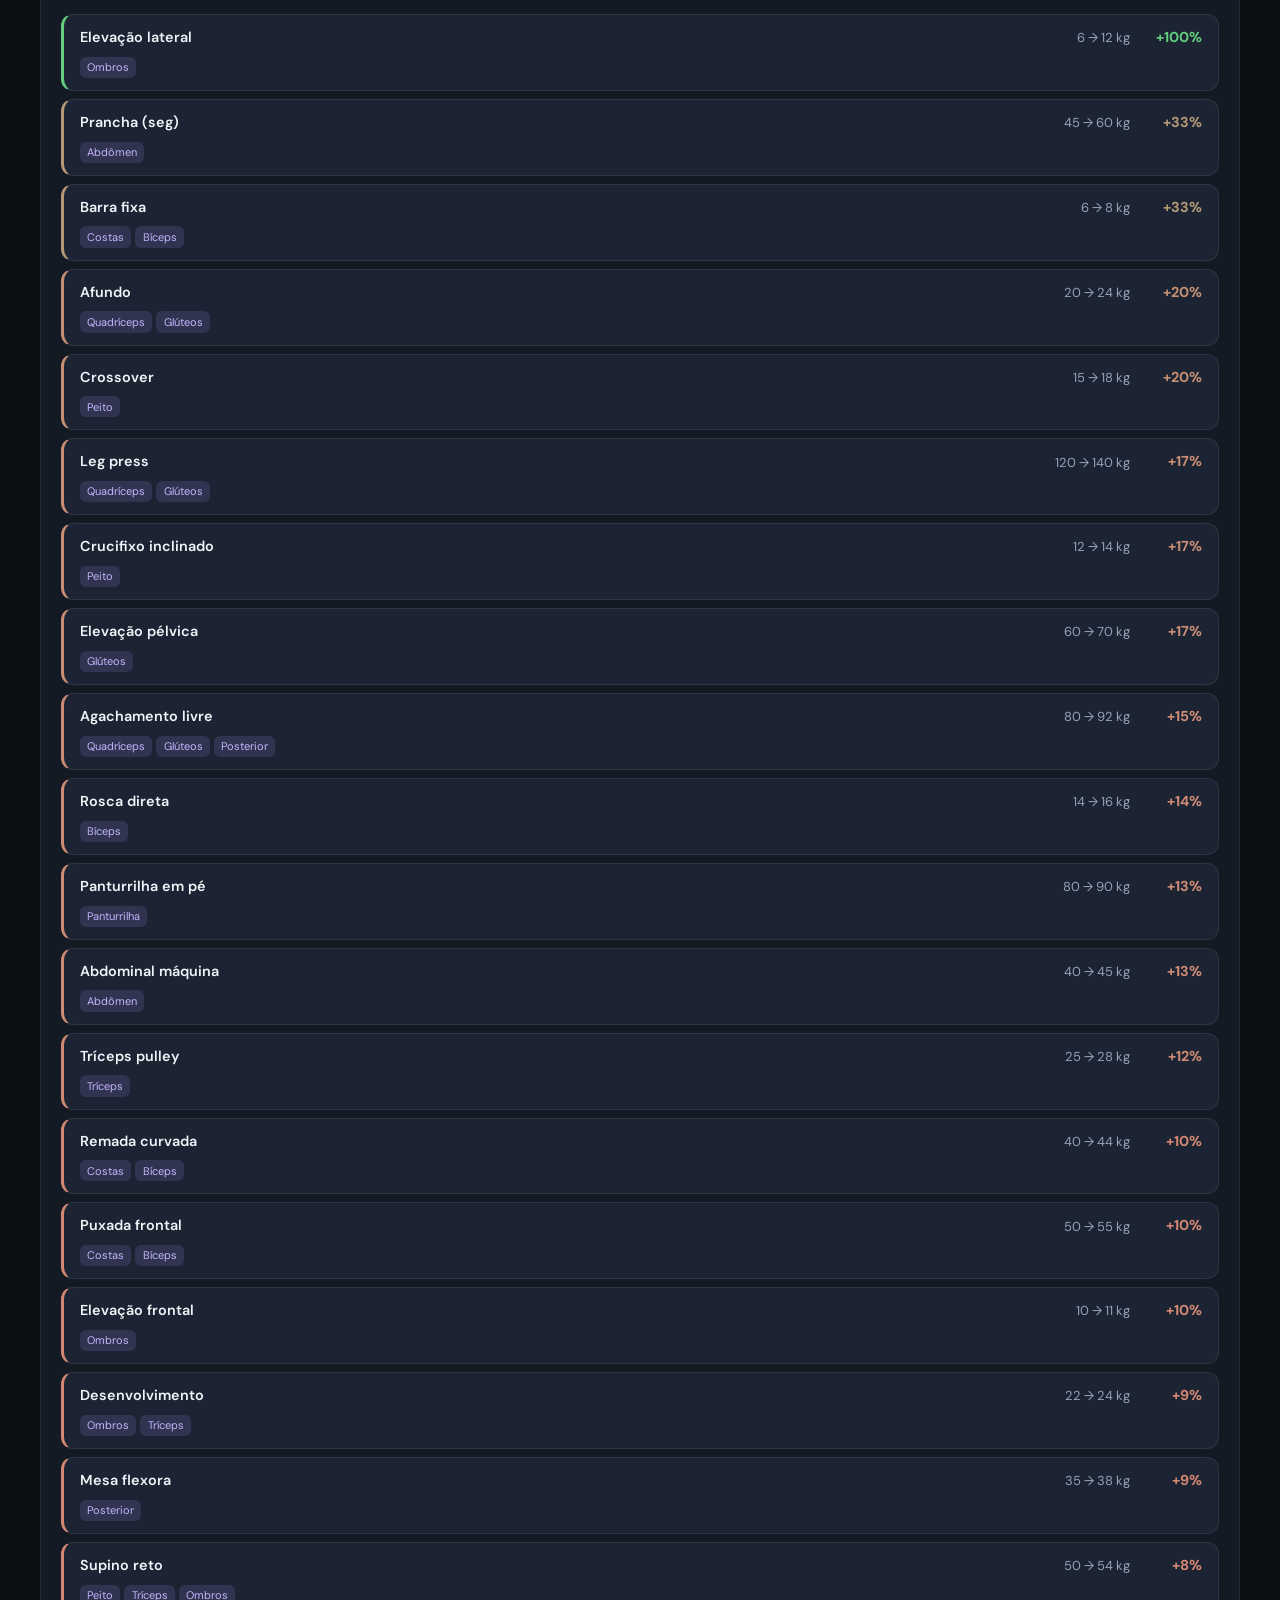
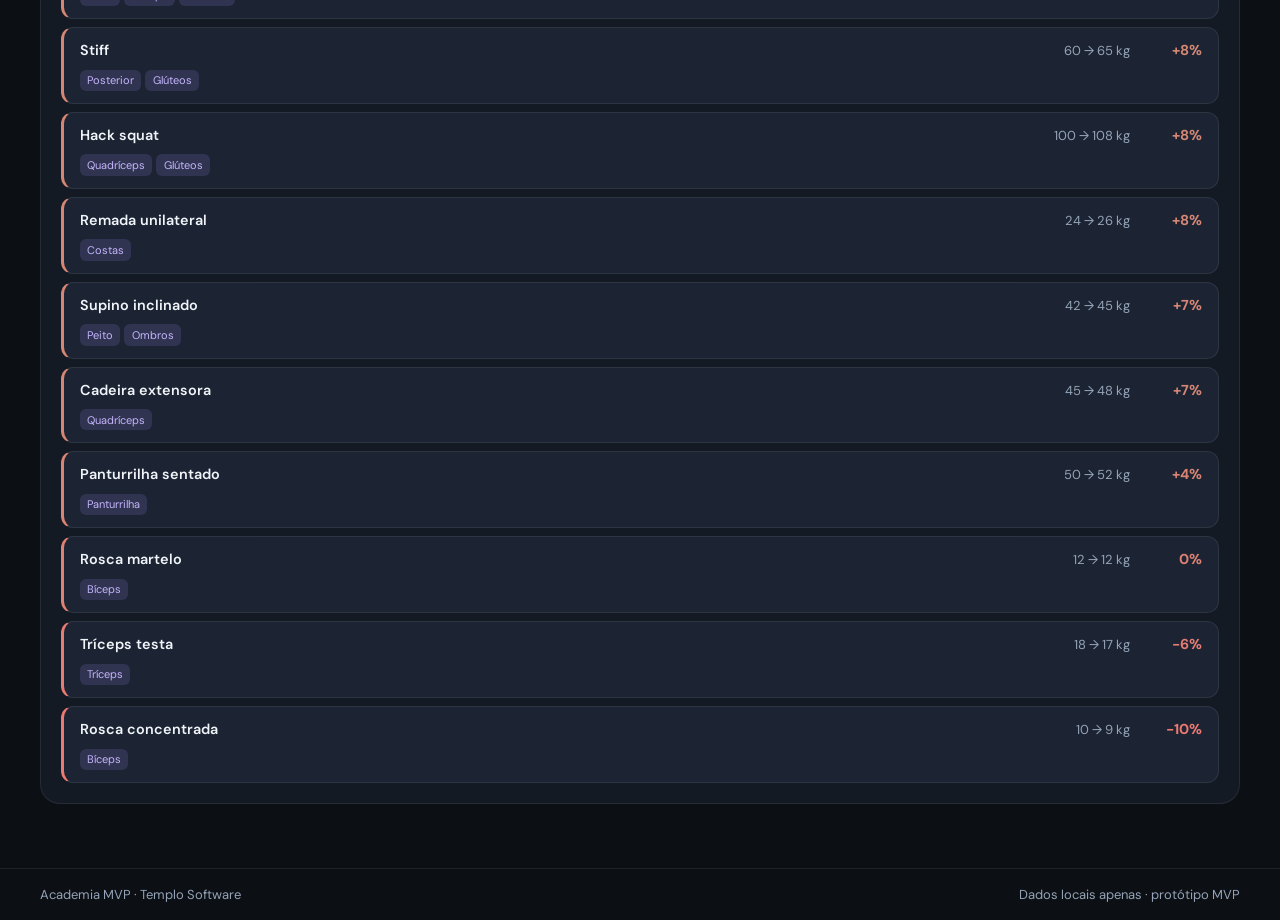
<file: mvp/academia.html>
<!DOCTYPE html>
<html lang="pt-BR" class="academia-page">
<head>
  <meta charset="UTF-8">
  <meta name="viewport" content="width=device-width, initial-scale=1.0">
  <title>Academia · análise corporal e evolução de carga</title>
  <meta name="description" content="MVP: corpo, exercícios, diário de treino e mapa de evolução muscular com dados demonstrativos.">
  <link rel="preconnect" href="https://fonts.googleapis.com">
  <link rel="preconnect" href="https://fonts.gstatic.com" crossorigin>
  <link href="https://fonts.googleapis.com/css2?family=DM+Sans:ital,opsz,wght@0,9..40,400;0,9..40,500;0,9..40,600;0,9..40,700;1,9..40,400&display=swap" rel="stylesheet">
  <link rel="stylesheet" href="https://cdn.jsdelivr.net/npm/bootstrap-icons@1.11.3/font/bootstrap-icons.min.css">
  <link rel="stylesheet" href="css/academia.css">
</head>
<body class="academia-page">
  <a class="ac-skip" href="#main">Ir para o conteúdo</a>

  <div class="ac-wrap">
    <header class="ac-header">
      <div class="ac-container inner">
        <a class="ac-brand" href="academia.html">
          <span class="ac-brand-mark" aria-hidden="true"><i class="bi bi-activity"></i></span>
          <span>
            <span class="ac-brand-text">Academia</span>
            <span class="ac-brand-sub">MVP · dados demonstrativos</span>
          </span>
        </a>
        <nav class="ac-nav" aria-label="Seções">
          <a href="#panel-corpo" class="is-active">Corpo</a>
          <a href="#panel-exercicios">Exercícios</a>
          <a href="#panel-diario">Diário</a>
          <a href="#panel-evolucao">Evolução</a>
          <a href="index.html">Domus MVP</a>
        </nav>
      </div>
    </header>

    <main id="main" class="ac-main ac-container">
      <header class="ac-hero">
        <span class="ac-demo-badge"><i class="bi bi-info-circle" aria-hidden="true"></i> protótipo visual</span>
        <p class="ac-eyebrow"><i class="bi bi-graph-up" aria-hidden="true"></i> maio 2026 · 28 exercícios mockados</p>
        <h1>Corpo, treino e evolução de carga</h1>
        <p class="lead">Analise IMC e silhueta muscular, cadastre exercícios com grupos recrutados, registre o dia e veja percentuais de progresso — do vermelho ao verde. Ex.: supino 50→54&nbsp;kg (+8%), elevação lateral 6→12&nbsp;kg (+100%).</p>
      </header>

      <div class="ac-tabs" role="tablist" aria-label="Painéis principais">
        <button type="button" class="ac-tab" role="tab" data-panel="panel-corpo" aria-selected="true" aria-controls="panel-corpo">Corpo</button>
        <button type="button" class="ac-tab" role="tab" data-panel="panel-exercicios" aria-selected="false" aria-controls="panel-exercicios">Exercícios</button>
        <button type="button" class="ac-tab" role="tab" data-panel="panel-diario" aria-selected="false" aria-controls="panel-diario">Diário</button>
        <button type="button" class="ac-tab" role="tab" data-panel="panel-evolucao" aria-selected="false" aria-controls="panel-evolucao">Evolução</button>
      </div>

      <!-- CORPO -->
      <section id="panel-corpo" class="ac-panel is-visible" role="tabpanel" aria-labelledby="tab-corpo">
        <div class="ac-grid-2">
          <article class="ac-card">
            <h2><i class="bi bi-person-bounding-box" aria-hidden="true"></i> Análise corporal</h2>
            <p class="hint">Peso, altura e idade para IMC e estimativa de massa magra (fórmula simplificada para demo).</p>
            <form id="body-form">
              <div class="ac-form-row cols-3">
                <div>
                  <label class="ac-label" for="input-weight">Peso (kg)</label>
                  <input class="ac-input" type="number" id="input-weight" name="weight" min="30" max="250" step="0.1" value="78" required>
                </div>
                <div>
                  <label class="ac-label" for="input-height">Altura (cm)</label>
                  <input class="ac-input" type="number" id="input-height" name="height" min="120" max="230" value="175" required>
                </div>
                <div>
                  <label class="ac-label" for="input-age">Idade</label>
                  <input class="ac-input" type="number" id="input-age" name="age" min="14" max="99" value="28" required>
                </div>
              </div>
              <button type="submit" class="ac-btn ac-btn-primary"><i class="bi bi-check2" aria-hidden="true"></i> Atualizar medidas</button>
            </form>
            <div class="ac-grid-kpi" style="margin-top:1rem;">
              <div class="ac-kpi">
                <div class="ac-kpi-val" id="kpi-bmi">25.4</div>
                <div class="ac-kpi-lbl">IMC · <span id="kpi-bmi-label">Peso saudável</span></div>
              </div>
              <div class="ac-kpi">
                <div class="ac-kpi-val" id="kpi-weight">78 kg</div>
                <div class="ac-kpi-lbl">Peso atual</div>
              </div>
              <div class="ac-kpi">
                <div class="ac-kpi-val" id="kpi-height">175 cm</div>
                <div class="ac-kpi-lbl">Altura</div>
              </div>
              <div class="ac-kpi">
                <div class="ac-kpi-val" id="kpi-lean">~64.0 kg</div>
                <div class="ac-kpi-lbl">Massa magra est.</div>
              </div>
            </div>
          </article>
        </div>

        <article class="ac-card ac-card-body">
            <h2><i class="bi bi-body-text" aria-hidden="true"></i> Mapa muscular</h2>
            <p class="hint">Regiões coloridas pela evolução média de carga. Passe o mouse para ver todos os exercícios daquele grupo.</p>
            <div class="ac-body-stage">
              <div class="ac-body-figure">
              <svg class="ac-body-svg" viewBox="0 0 200 440" role="img" aria-labelledby="body-svg-title">
                  <title id="body-svg-title">Silhueta humana frontal com grupos musculares</title>
                  <defs>
                    <linearGradient id="body-skin" x1="0%" y1="0%" x2="0%" y2="100%">
                      <stop offset="0%" stop-color="#2a3548"/>
                      <stop offset="100%" stop-color="#1a2230"/>
                    </linearGradient>
                  </defs>
                  <g class="ac-body-outline" aria-hidden="true">
                    <ellipse cx="100" cy="36" rx="26" ry="30" fill="url(#body-skin)" stroke="#3d4f66" stroke-width="1.5"/>
                    <path d="M88 62 Q100 68 112 62 L118 78 Q100 74 82 78 Z" fill="#243044" stroke="#3d4f66" stroke-width="1"/>
                    <path d="M62 78 Q100 88 138 78 L145 200 Q100 210 55 200 Z" fill="url(#body-skin)" stroke="#3d4f66" stroke-width="1.5"/>
                    <path d="M55 200 L48 320 Q100 328 152 320 L145 200 Z" fill="url(#body-skin)" stroke="#3d4f66" stroke-width="1.5"/>
                    <path d="M48 320 L42 400 Q100 408 158 400 L152 320 Z" fill="url(#body-skin)" stroke="#3d4f66" stroke-width="1.5"/>
                    <path d="M28 82 Q18 140 22 200 L38 195 Q34 130 42 88 Z" fill="#243044" stroke="#3d4f66" stroke-width="1"/>
                    <path d="M172 82 Q182 140 178 200 L162 195 Q166 130 158 88 Z" fill="#243044" stroke="#3d4f66" stroke-width="1"/>
                  </g>
                  <path class="ac-muscle-zone is-marked is-active" data-muscle="Ombros" d="M62 78 Q42 72 38 95 Q48 108 62 102 Q72 90 62 78 Z"/>
                  <path class="ac-muscle-zone is-marked is-active" data-muscle="Ombros" d="M138 78 Q158 72 162 95 Q152 108 138 102 Q128 90 138 78 Z"/>
                  <path class="ac-muscle-zone is-marked" data-muscle="Peito" d="M72 88 Q100 82 128 88 L132 128 Q100 134 68 128 Z"/>
                  <path class="ac-muscle-zone is-marked" data-muscle="Abdômen" d="M78 132 Q100 128 122 132 L118 168 Q100 172 82 168 Z"/>
                  <path class="ac-muscle-zone is-marked" data-muscle="Costas" d="M55 95 Q48 130 52 165 L68 160 Q62 125 65 100 Z"/>
                  <path class="ac-muscle-zone is-marked" data-muscle="Costas" d="M145 95 Q152 130 148 165 L132 160 Q138 125 135 100 Z"/>
                  <path class="ac-muscle-zone is-marked" data-muscle="Bíceps" d="M22 98 Q14 130 18 168 L32 165 Q28 125 34 102 Z"/>
                  <path class="ac-muscle-zone is-marked" data-muscle="Bíceps" d="M178 98 Q186 130 182 168 L168 165 Q172 125 166 102 Z"/>
                  <path class="ac-muscle-zone is-marked" data-muscle="Tríceps" d="M26 168 Q20 200 24 228 L36 225 Q32 195 38 172 Z"/>
                  <path class="ac-muscle-zone is-marked" data-muscle="Tríceps" d="M174 168 Q180 200 176 228 L164 225 Q168 195 162 172 Z"/>
                  <path class="ac-muscle-zone is-marked" data-muscle="Glúteos" d="M68 172 Q100 178 132 172 L128 198 Q100 204 72 198 Z"/>
                  <path class="ac-muscle-zone is-marked" data-muscle="Quadríceps" d="M58 205 Q52 260 55 310 L78 308 Q75 255 72 208 Z"/>
                  <path class="ac-muscle-zone is-marked" data-muscle="Quadríceps" d="M142 205 Q148 260 145 310 L122 308 Q125 255 128 208 Z"/>
                  <path class="ac-muscle-zone is-marked" data-muscle="Posterior" d="M72 208 Q100 214 128 208 L125 248 Q100 252 75 248 Z"/>
                  <path class="ac-muscle-zone is-marked" data-muscle="Panturrilha" d="M52 318 Q48 365 50 395 L72 392 Q70 345 68 318 Z"/>
                  <path class="ac-muscle-zone is-marked" data-muscle="Panturrilha" d="M148 318 Q152 365 150 395 L128 392 Q130 345 132 318 Z"/>
                </svg>
              </div>
              <aside class="ac-muscle-panel" id="muscle-hover-panel" aria-live="polite">
                <p class="ac-muscle-panel-placeholder" id="muscle-panel-placeholder" hidden>Passe o mouse sobre um músculo</p>
                <div class="ac-muscle-panel-content" id="muscle-panel-content">
                  <h3 class="ac-muscle-panel-title" id="muscle-panel-title">Ombros</h3>
                  <p class="ac-muscle-panel-meta" id="muscle-panel-meta">5 exercício(s) · evolução média +42%</p>
                  <ul class="ac-muscle-panel-list" id="muscle-panel-exercises">
                    <li><span class="ex-name">Elevação lateral</span><span class="ex-pct" style="color:#4ade80">+100% · 6 → 12 kg</span></li>
                    <li><span class="ex-name">Desenvolvimento</span><span class="ex-pct" style="color:#86efac">+9% · 22 → 24 kg</span></li>
                    <li><span class="ex-name">Supino reto</span><span class="ex-pct" style="color:#86efac">+8% · 50 → 54 kg</span></li>
                    <li><span class="ex-name">Elevação frontal</span><span class="ex-pct" style="color:#86efac">+10% · 10 → 11 kg</span></li>
                    <li><span class="ex-name">Supino inclinado</span><span class="ex-pct" style="color:#86efac">+7% · 42 → 45 kg</span></li>
                  </ul>
                </div>
              </aside>
            </div>
            <div class="ac-heat-scale" style="margin-top:1rem;" aria-hidden="true">
              <span>Perda / estagnação</span>
              <span class="ac-heat-gradient"></span>
              <span>Maior ganho</span>
            </div>
          </article>

        <article class="ac-card">
          <h2><i class="bi bi-list-check" aria-hidden="true"></i> Evolução de carga · 28 exercícios</h2>
          <p class="hint">Ganhos e perdas percentuais entre a carga anterior e a atual (dados fictícios para o MVP).</p>
          <ul class="ac-ex-load-list" id="exercise-load-list" role="list">
            <li class="ac-ex-load-item ac-ex-load-skeleton" aria-hidden="true">Carregando 28 exercícios…</li>
          </ul>
        </article>
      </section>

      <!-- EXERCÍCIOS -->
      <section id="panel-exercicios" class="ac-panel" role="tabpanel" hidden>
        <div class="ac-grid-2">
          <article class="ac-card">
            <h2><i class="bi bi-plus-circle" aria-hidden="true"></i> Cadastrar exercício</h2>
            <p class="hint">Defina quais músculos são recrutados e cargas de referência (anterior × atual).</p>
            <form id="exercise-form">
              <div class="ac-form-row">
                <div>
                  <label class="ac-label" for="ex-name">Nome do exercício</label>
                  <input class="ac-input" id="ex-name" name="name" placeholder="Ex.: Supino inclinado" required>
                </div>
              </div>
              <div class="ac-form-row">
                <div>
                  <label class="ac-label" for="ex-muscles">Músculos recrutados (Ctrl+clique)</label>
                  <select class="ac-select" id="ex-muscles" name="muscles" multiple size="5" required aria-describedby="ex-muscles-hint">
                    <option value="Peito">Peito</option>
                    <option value="Ombros">Ombros</option>
                    <option value="Costas">Costas</option>
                    <option value="Bíceps">Bíceps</option>
                    <option value="Tríceps">Tríceps</option>
                    <option value="Quadríceps">Quadríceps</option>
                    <option value="Posterior">Posterior</option>
                    <option value="Glúteos">Glúteos</option>
                    <option value="Abdômen">Abdômen</option>
                    <option value="Panturrilha">Panturrilha</option>
                  </select>
                  <span id="ex-muscles-hint" class="hint" style="margin-top:0.35rem;display:block;">Segure Ctrl (Windows) ou Cmd (Mac) para múltipla seleção.</span>
                </div>
              </div>
              <div class="ac-form-row cols-2">
                <div>
                  <label class="ac-label" for="ex-prev">Carga anterior (kg)</label>
                  <input class="ac-input" type="number" id="ex-prev" min="0" step="0.5" value="0">
                </div>
                <div>
                  <label class="ac-label" for="ex-curr">Carga atual (kg)</label>
                  <input class="ac-input" type="number" id="ex-curr" min="0" step="0.5" value="0">
                </div>
              </div>
              <button type="submit" class="ac-btn ac-btn-primary">Adicionar ao catálogo</button>
            </form>
          </article>

          <article class="ac-card">
            <h2><i class="bi bi-lightning" aria-hidden="true"></i> Exemplos de evolução</h2>
            <p class="hint">Comparativo percentual entre cargas — núcleo do relatório de progresso.</p>
            <ul style="margin:0;padding-left:1.1rem;color:var(--ac-muted);font-size:0.875rem;">
              <li style="margin-bottom:0.5rem;"><strong style="color:var(--ac-green);">Supino 50→54 kg</strong> = +8% (verde suave)</li>
              <li style="margin-bottom:0.5rem;"><strong style="color:var(--ac-green);">Elevação lateral 6→12 kg</strong> = +100% (verde intenso)</li>
              <li><strong style="color:var(--ac-amber);">Agachamento 80→92 kg</strong> = +15%</li>
            </ul>
          </article>
        </div>

        <article class="ac-card">
          <h2>Catálogo de exercícios</h2>
          <p class="hint">28 movimentos pré-cadastrados para demonstração do MVP.</p>
          <div class="ac-table-wrap">
            <table class="ac-table">
              <thead>
                <tr>
                  <th scope="col">Exercício</th>
                  <th scope="col">Músculos</th>
                  <th scope="col">Cargas</th>
                  <th scope="col">Δ %</th>
                </tr>
              </thead>
              <tbody id="exercise-tbody">
                <tr><td colspan="4" class="muted" style="padding:1rem;text-align:center;font-size:0.875rem;">Carregando catálogo…</td></tr>
              </tbody>
            </table>
          </div>
        </article>
      </section>

      <!-- DIÁRIO -->
      <section id="panel-diario" class="ac-panel" role="tabpanel" hidden>
        <div class="ac-grid-2">
          <article class="ac-card">
            <h2><i class="bi bi-calendar-plus" aria-hidden="true"></i> Registrar treino de hoje</h2>
            <p class="hint">Associa exercício, carga/séries e músculos trabalhados automaticamente pelo catálogo.</p>
            <form id="diary-form">
              <div class="ac-form-row">
                <div>
                  <label class="ac-label" for="diary-exercise">Exercício</label>
                  <select class="ac-select" id="diary-exercise" name="exercise" required></select>
                </div>
                <div>
                  <label class="ac-label" for="diary-load">Carga / volume</label>
                  <input class="ac-input" id="diary-load" name="load" placeholder="Ex.: 54 kg × 4" required>
                </div>
              </div>
              <button type="submit" class="ac-btn ac-btn-primary">Salvar no diário</button>
            </form>
          </article>

          <article class="ac-card">
            <h2>Resumo da semana (mock)</h2>
            <div class="ac-grid-kpi">
              <div class="ac-kpi"><div class="ac-kpi-val">5</div><div class="ac-kpi-lbl">Dias com treino</div></div>
              <div class="ac-kpi"><div class="ac-kpi-val">28</div><div class="ac-kpi-lbl">Séries registradas</div></div>
              <div class="ac-kpi"><div class="ac-kpi-val">9</div><div class="ac-kpi-lbl">Grupos musculares</div></div>
            </div>
          </article>
        </div>

        <article class="ac-card">
          <h2>Linha do tempo</h2>
          <p class="hint">Histórico fictício dos últimos dias — em produção viria do backend.</p>
          <ul class="ac-timeline" id="diary-timeline"></ul>
        </article>
      </section>

      <!-- EVOLUÇÃO -->
      <section id="panel-evolucao" class="ac-panel" role="tabpanel" hidden>
        <article class="ac-card">
          <h2><i class="bi bi-thermometer-half" aria-hidden="true"></i> Mapa de calor por grupo muscular</h2>
          <p class="hint">Média de aumento percentual de carga por músculo — vermelho (baixo) a verde (alto).</p>
          <div class="ac-heat-scale" aria-hidden="true">
            <span>Menor ganho</span>
            <span class="ac-heat-gradient"></span>
            <span>Maior ganho</span>
          </div>
          <div class="ac-muscle-heat-grid" id="muscle-heat-grid"></div>
        </article>

        <article class="ac-card">
          <h2><i class="bi bi-bar-chart-steps" aria-hidden="true"></i> Progressão por exercício</h2>
          <p class="hint">Ordenado do maior para o menor percentual de evolução de carga.</p>
          <div class="ac-evolution-list" id="evolution-list" role="list"></div>
        </article>
      </section>
    </main>

    <footer class="ac-footer">
      <div class="ac-container inner">
        <span>Academia MVP · Templo Software</span>
        <span>Dados locais apenas · protótipo MVP</span>
      </div>
    </footer>
  </div>

  <div id="ac-toast" class="ac-toast" role="status" aria-live="polite"></div>

  <style>
    .visually-hidden {
      position: absolute;
      width: 1px;
      height: 1px;
      padding: 0;
      margin: -1px;
      overflow: hidden;
      clip: rect(0, 0, 0, 0);
      white-space: nowrap;
      border: 0;
    }
  </style>
  <script src="js/academia.js" defer></script>
</body>
</html>
</file>
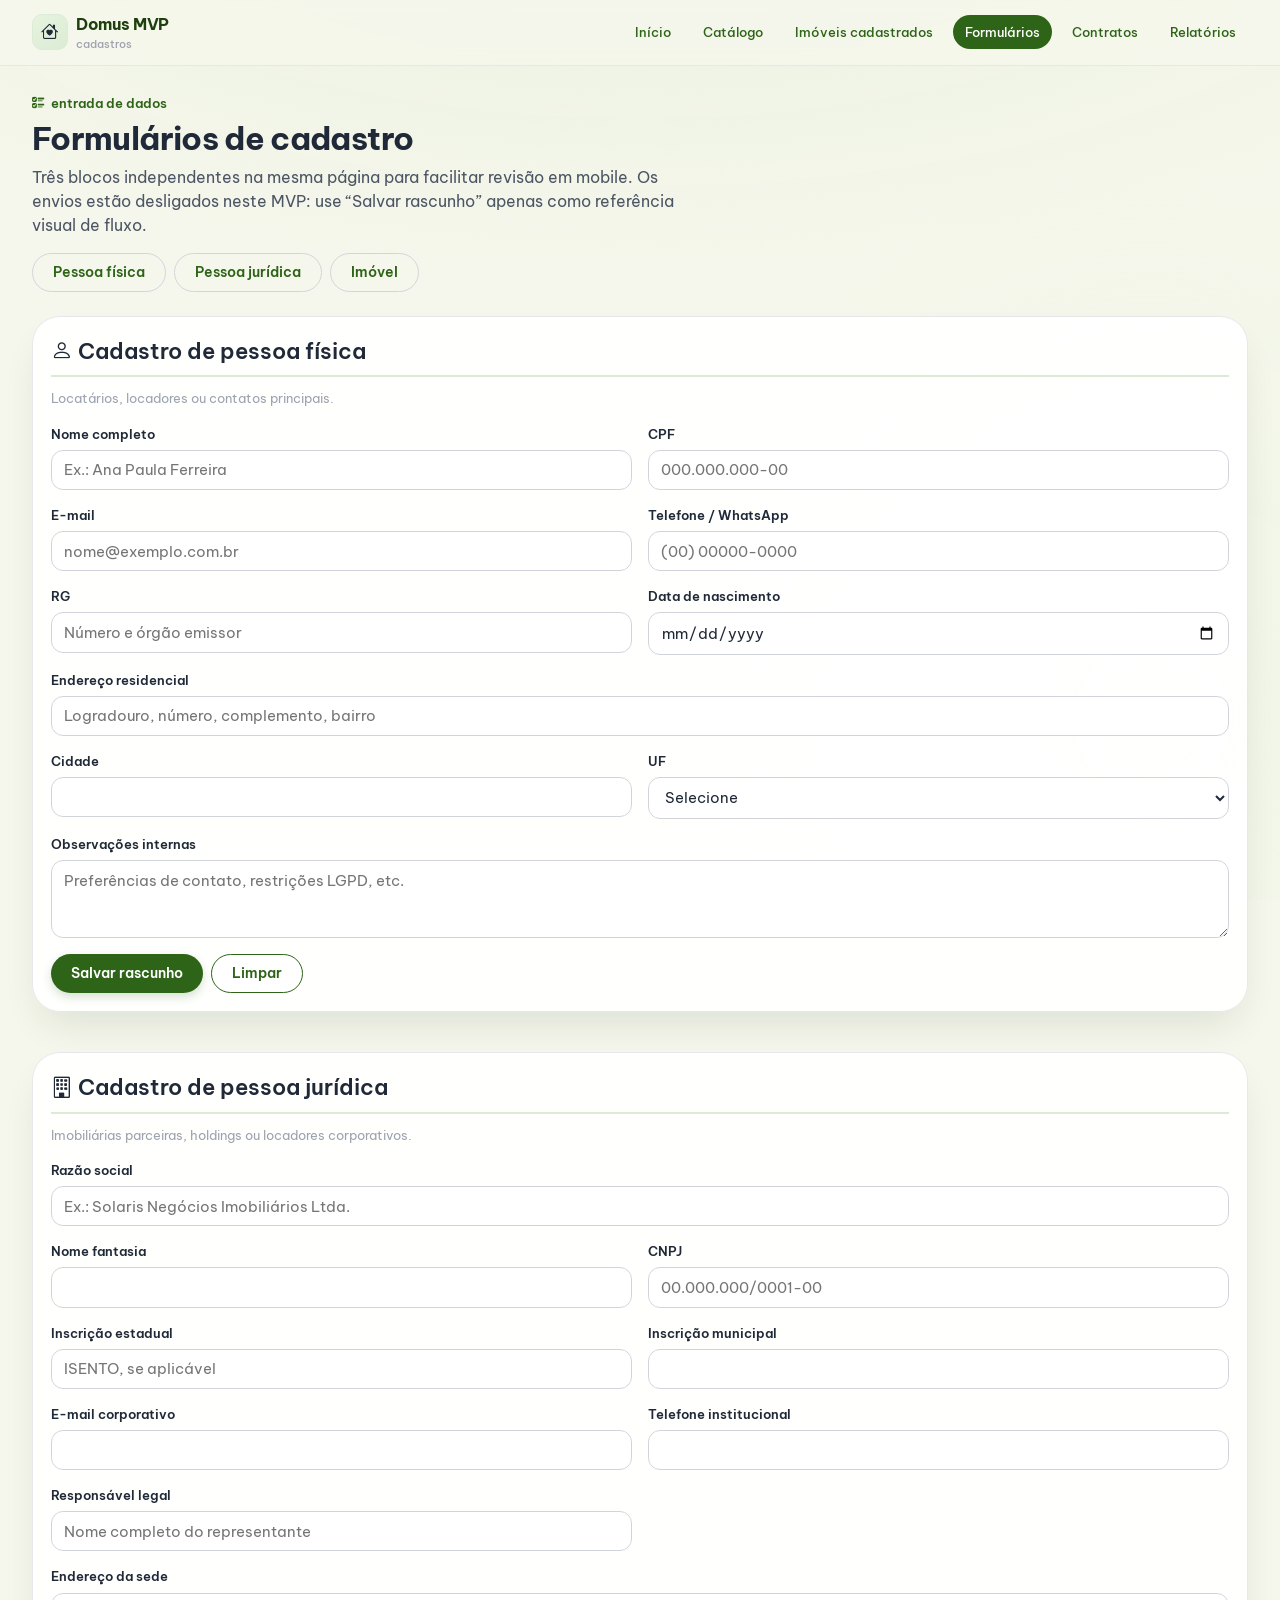
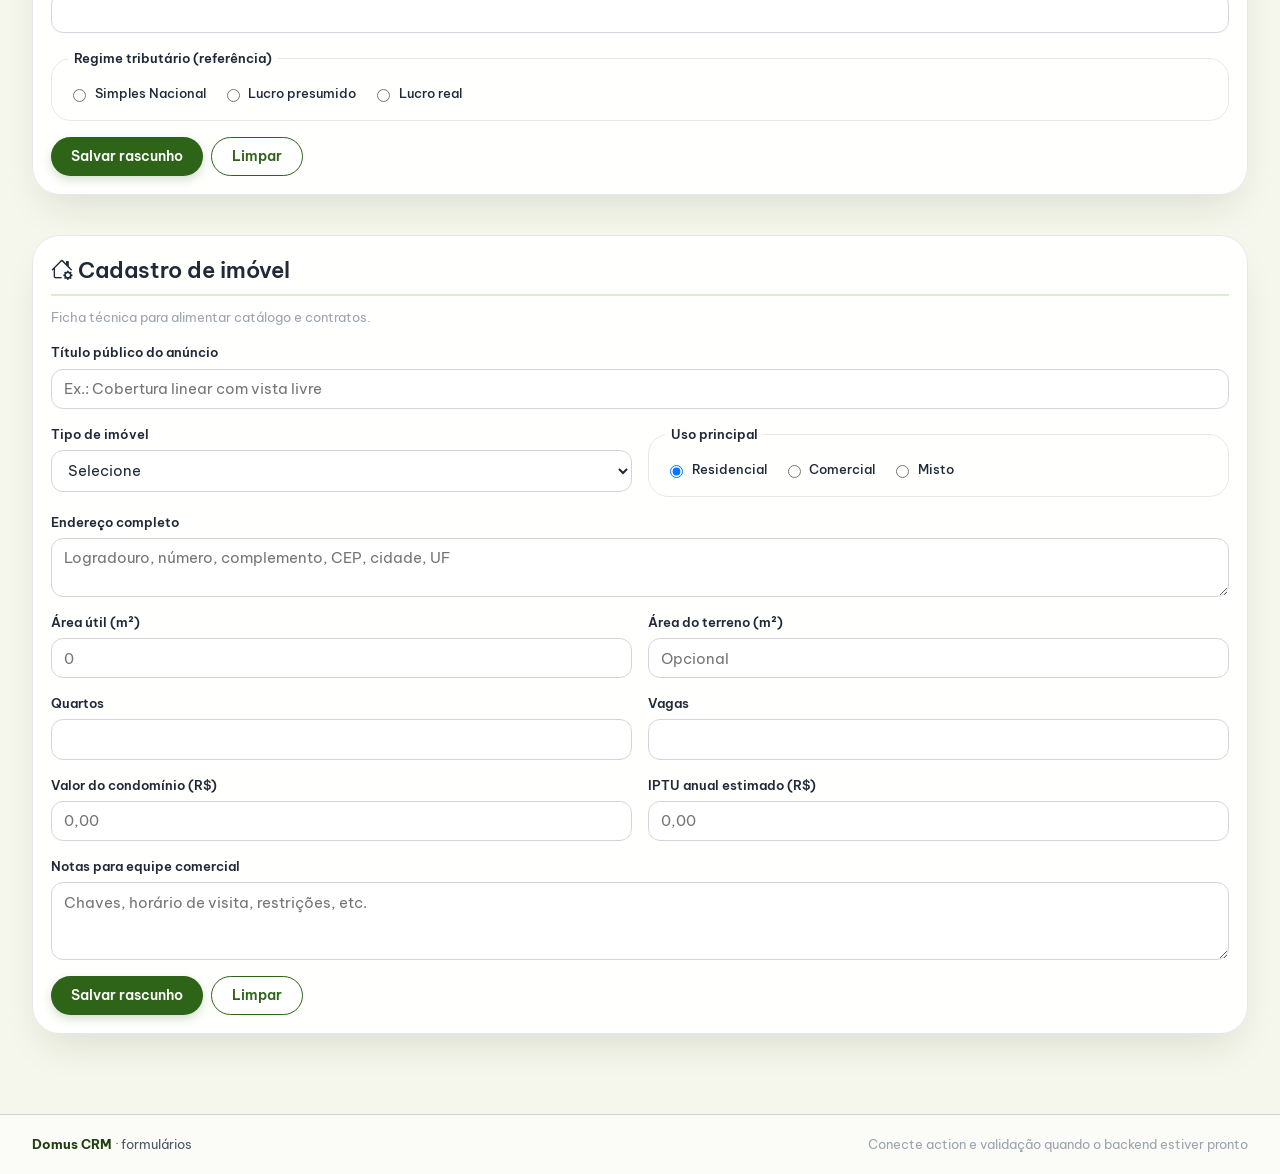
<file: mvp/formularios.html>
<!DOCTYPE html>
<html lang="pt-BR">
<head>
  <meta charset="UTF-8">
  <meta name="viewport" content="width=device-width, initial-scale=1.0">
  <title>Formulários · Domus MVP</title>
  <link rel="preconnect" href="https://fonts.googleapis.com">
  <link rel="preconnect" href="https://fonts.gstatic.com" crossorigin>
  <link href="https://fonts.googleapis.com/css2?family=Be+Vietnam+Pro:ital,wght@0,400;0,500;0,600;0,700;1,400&display=swap" rel="stylesheet">
  <link rel="stylesheet" href="https://cdn.jsdelivr.net/npm/bootstrap-icons@1.11.3/font/bootstrap-icons.min.css">
  <link rel="stylesheet" href="css/app.css">
</head>
<body>
  <a class="skip-link" href="#main">Ir para o conteúdo</a>
  <div class="app-wrap">
    <header class="site-header">
      <div class="container inner">
        <a class="brand" href="index.html">
          <span class="brand-mark" aria-hidden="true"><i class="bi bi-house-heart"></i></span>
          <span>
            <span class="brand-text">Domus MVP</span>
            <span class="brand-sub">cadastros</span>
          </span>
        </a>
        <input type="checkbox" id="nav-check" class="visually-hidden">
        <label class="nav-toggle" for="nav-check" aria-label="Abrir ou fechar menu de navegação"><i class="bi bi-list" style="font-size:1.35rem;"></i></label>
        <nav class="main-nav" aria-label="Principal">
          <a href="index.html">Início</a>
          <a href="catalogo.html">Catálogo</a>
          <a href="imoveis-cadastrados.html">Imóveis cadastrados</a>
          <a href="formularios.html" aria-current="page">Formulários</a>
          <a href="contratos.html">Contratos</a>
          <a href="relatorios.html">Relatórios</a>
        </nav>
      </div>
    </header>

    <main id="main" class="container">
      <header class="page-head">
        <p class="eyebrow"><i class="bi bi-ui-checks" aria-hidden="true"></i> entrada de dados</p>
        <h1>Formulários de cadastro</h1>
        <p class="lead">Três blocos independentes na mesma página para facilitar revisão em mobile. Os envios estão desligados neste MVP: use “Salvar rascunho” apenas como referência visual de fluxo.</p>
        <nav class="btn-group" aria-label="Atalhos de seção" style="margin-top:0.75rem;">
          <a class="btn btn-ghost" href="#pf">Pessoa física</a>
          <a class="btn btn-ghost" href="#pj">Pessoa jurídica</a>
          <a class="btn btn-ghost" href="#imovel">Imóvel</a>
        </nav>
      </header>

      <section id="pf" class="form-section card" aria-labelledby="titulo-pf">
        <h2 id="titulo-pf"><i class="bi bi-person" aria-hidden="true"></i> Cadastro de pessoa física</h2>
        <p class="muted" style="margin-top:-0.25rem;margin-bottom:1rem;">Locatários, locadores ou contatos principais.</p>
        <form action="#" method="get" aria-describedby="hint-pf">
          <p id="hint-pf" class="visually-hidden">Formulário ilustrativo. Nenhum dado é enviado.</p>
          <div class="form-grid cols-2">
            <div class="field">
              <label for="pf-nome">Nome completo</label>
              <input id="pf-nome" name="nome" type="text" autocomplete="name" placeholder="Ex.: Ana Paula Ferreira">
            </div>
            <div class="field">
              <label for="pf-cpf">CPF</label>
              <input id="pf-cpf" name="cpf" type="text" inputmode="numeric" autocomplete="off" placeholder="000.000.000-00">
            </div>
            <div class="field">
              <label for="pf-email">E-mail</label>
              <input id="pf-email" name="email" type="email" autocomplete="email" placeholder="nome@exemplo.com.br">
            </div>
            <div class="field">
              <label for="pf-tel">Telefone / WhatsApp</label>
              <input id="pf-tel" name="telefone" type="tel" autocomplete="tel" placeholder="(00) 00000-0000">
            </div>
            <div class="field">
              <label for="pf-rg">RG</label>
              <input id="pf-rg" name="rg" type="text" placeholder="Número e órgão emissor">
            </div>
            <div class="field">
              <label for="pf-nasc">Data de nascimento</label>
              <input id="pf-nasc" name="nascimento" type="date">
            </div>
            <div class="field" style="grid-column:1/-1;">
              <label for="pf-end">Endereço residencial</label>
              <input id="pf-end" name="endereco" type="text" autocomplete="street-address" placeholder="Logradouro, número, complemento, bairro">
            </div>
            <div class="field">
              <label for="pf-cidade">Cidade</label>
              <input id="pf-cidade" name="cidade" type="text" autocomplete="address-level2">
            </div>
            <div class="field">
              <label for="pf-uf">UF</label>
              <select id="pf-uf" name="uf" autocomplete="address-level1">
                <option value="">Selecione</option>
                <option>SP</option><option>RJ</option><option>MG</option><option>PR</option><option>PE</option>
              </select>
            </div>
            <div class="field" style="grid-column:1/-1;">
              <label for="pf-obs">Observações internas</label>
              <textarea id="pf-obs" name="obs" rows="3" placeholder="Preferências de contato, restrições LGPD, etc."></textarea>
            </div>
          </div>
          <div class="btn-group" style="margin-top:1rem;">
            <button type="button" class="btn btn-primary" disabled aria-disabled="true" title="MVP sem backend">Salvar rascunho</button>
            <button type="reset" class="btn btn-secondary">Limpar</button>
          </div>
        </form>
      </section>

      <section id="pj" class="form-section card" aria-labelledby="titulo-pj">
        <h2 id="titulo-pj"><i class="bi bi-building" aria-hidden="true"></i> Cadastro de pessoa jurídica</h2>
        <p class="muted" style="margin-top:-0.25rem;margin-bottom:1rem;">Imobiliárias parceiras, holdings ou locadores corporativos.</p>
        <form action="#" method="get">
          <div class="form-grid cols-2">
            <div class="field" style="grid-column:1/-1;">
              <label for="pj-razao">Razão social</label>
              <input id="pj-razao" name="razao" type="text" autocomplete="organization" placeholder="Ex.: Solaris Negócios Imobiliários Ltda.">
            </div>
            <div class="field">
              <label for="pj-fantasia">Nome fantasia</label>
              <input id="pj-fantasia" name="fantasia" type="text">
            </div>
            <div class="field">
              <label for="pj-cnpj">CNPJ</label>
              <input id="pj-cnpj" name="cnpj" type="text" inputmode="numeric" placeholder="00.000.000/0001-00">
            </div>
            <div class="field">
              <label for="pj-ie">Inscrição estadual</label>
              <input id="pj-ie" name="ie" type="text" placeholder="ISENTO, se aplicável">
            </div>
            <div class="field">
              <label for="pj-im">Inscrição municipal</label>
              <input id="pj-im" name="im" type="text">
            </div>
            <div class="field">
              <label for="pj-email">E-mail corporativo</label>
              <input id="pj-email" name="email" type="email" autocomplete="email">
            </div>
            <div class="field">
              <label for="pj-tel">Telefone institucional</label>
              <input id="pj-tel" name="telefone" type="tel" autocomplete="tel">
            </div>
            <div class="field">
              <label for="pj-resp">Responsável legal</label>
              <input id="pj-resp" name="responsavel" type="text" placeholder="Nome completo do representante">
            </div>
            <div class="field" style="grid-column:1/-1;">
              <label for="pj-end">Endereço da sede</label>
              <input id="pj-end" name="endereco" type="text" autocomplete="street-address">
            </div>
            <fieldset class="field" style="grid-column:1/-1;">
              <legend>Regime tributário (referência)</legend>
              <div class="radio-row">
                <label><input type="radio" name="regime" value="simples"> Simples Nacional</label>
                <label><input type="radio" name="regime" value="presumido"> Lucro presumido</label>
                <label><input type="radio" name="regime" value="real"> Lucro real</label>
              </div>
            </fieldset>
          </div>
          <div class="btn-group" style="margin-top:1rem;">
            <button type="button" class="btn btn-primary" disabled aria-disabled="true">Salvar rascunho</button>
            <button type="reset" class="btn btn-secondary">Limpar</button>
          </div>
        </form>
      </section>

      <section id="imovel" class="form-section card" aria-labelledby="titulo-imovel">
        <h2 id="titulo-imovel"><i class="bi bi-house-gear" aria-hidden="true"></i> Cadastro de imóvel</h2>
        <p class="muted" style="margin-top:-0.25rem;margin-bottom:1rem;">Ficha técnica para alimentar catálogo e contratos.</p>
        <form action="#" method="get">
          <div class="form-grid cols-2">
            <div class="field" style="grid-column:1/-1;">
              <label for="im-titulo">Título público do anúncio</label>
              <input id="im-titulo" name="titulo" type="text" placeholder="Ex.: Cobertura linear com vista livre">
            </div>
            <div class="field">
              <label for="im-tipo">Tipo de imóvel</label>
              <select id="im-tipo" name="tipo">
                <option value="">Selecione</option>
                <option>Apartamento</option>
                <option>Casa</option>
                <option>Cobertura</option>
                <option>Sala comercial</option>
                <option>Loja</option>
                <option>Galpão / industrial</option>
                <option>Terreno</option>
              </select>
            </div>
            <fieldset class="field">
              <legend>Uso principal</legend>
              <div class="radio-row">
                <label><input type="radio" name="uso" value="res" checked> Residencial</label>
                <label><input type="radio" name="uso" value="com"> Comercial</label>
                <label><input type="radio" name="uso" value="misto"> Misto</label>
              </div>
            </fieldset>
            <div class="field" style="grid-column:1/-1;">
              <label for="im-end">Endereço completo</label>
              <textarea id="im-end" name="endereco" rows="2" placeholder="Logradouro, número, complemento, CEP, cidade, UF"></textarea>
            </div>
            <div class="field">
              <label for="im-area">Área útil (m²)</label>
              <input id="im-area" name="area" type="number" min="0" step="0.01" placeholder="0">
            </div>
            <div class="field">
              <label for="im-terreno">Área do terreno (m²)</label>
              <input id="im-terreno" name="terreno" type="number" min="0" step="0.01" placeholder="Opcional">
            </div>
            <div class="field">
              <label for="im-quartos">Quartos</label>
              <input id="im-quartos" name="quartos" type="number" min="0" step="1">
            </div>
            <div class="field">
              <label for="im-vagas">Vagas</label>
              <input id="im-vagas" name="vagas" type="number" min="0" step="1">
            </div>
            <div class="field">
              <label for="im-cond">Valor do condomínio (R$)</label>
              <input id="im-cond" name="condominio" type="text" inputmode="decimal" placeholder="0,00">
            </div>
            <div class="field">
              <label for="im-iptu">IPTU anual estimado (R$)</label>
              <input id="im-iptu" name="iptu" type="text" inputmode="decimal" placeholder="0,00">
            </div>
            <div class="field" style="grid-column:1/-1;">
              <label for="im-notas">Notas para equipe comercial</label>
              <textarea id="im-notas" name="notas" rows="3" placeholder="Chaves, horário de visita, restrições, etc."></textarea>
            </div>
          </div>
          <div class="btn-group" style="margin-top:1rem;">
            <button type="button" class="btn btn-primary" disabled aria-disabled="true">Salvar rascunho</button>
            <button type="reset" class="btn btn-secondary">Limpar</button>
          </div>
        </form>
      </section>
    </main>

    <footer class="site-footer">
      <div class="container inner">
        <span><strong style="color:var(--green-darker);">Domus CRM</strong> · formulários</span>
        <span class="muted">Conecte action e validação quando o backend estiver pronto</span>
      </div>
    </footer>
  </div>
</body>
</html>
</file>
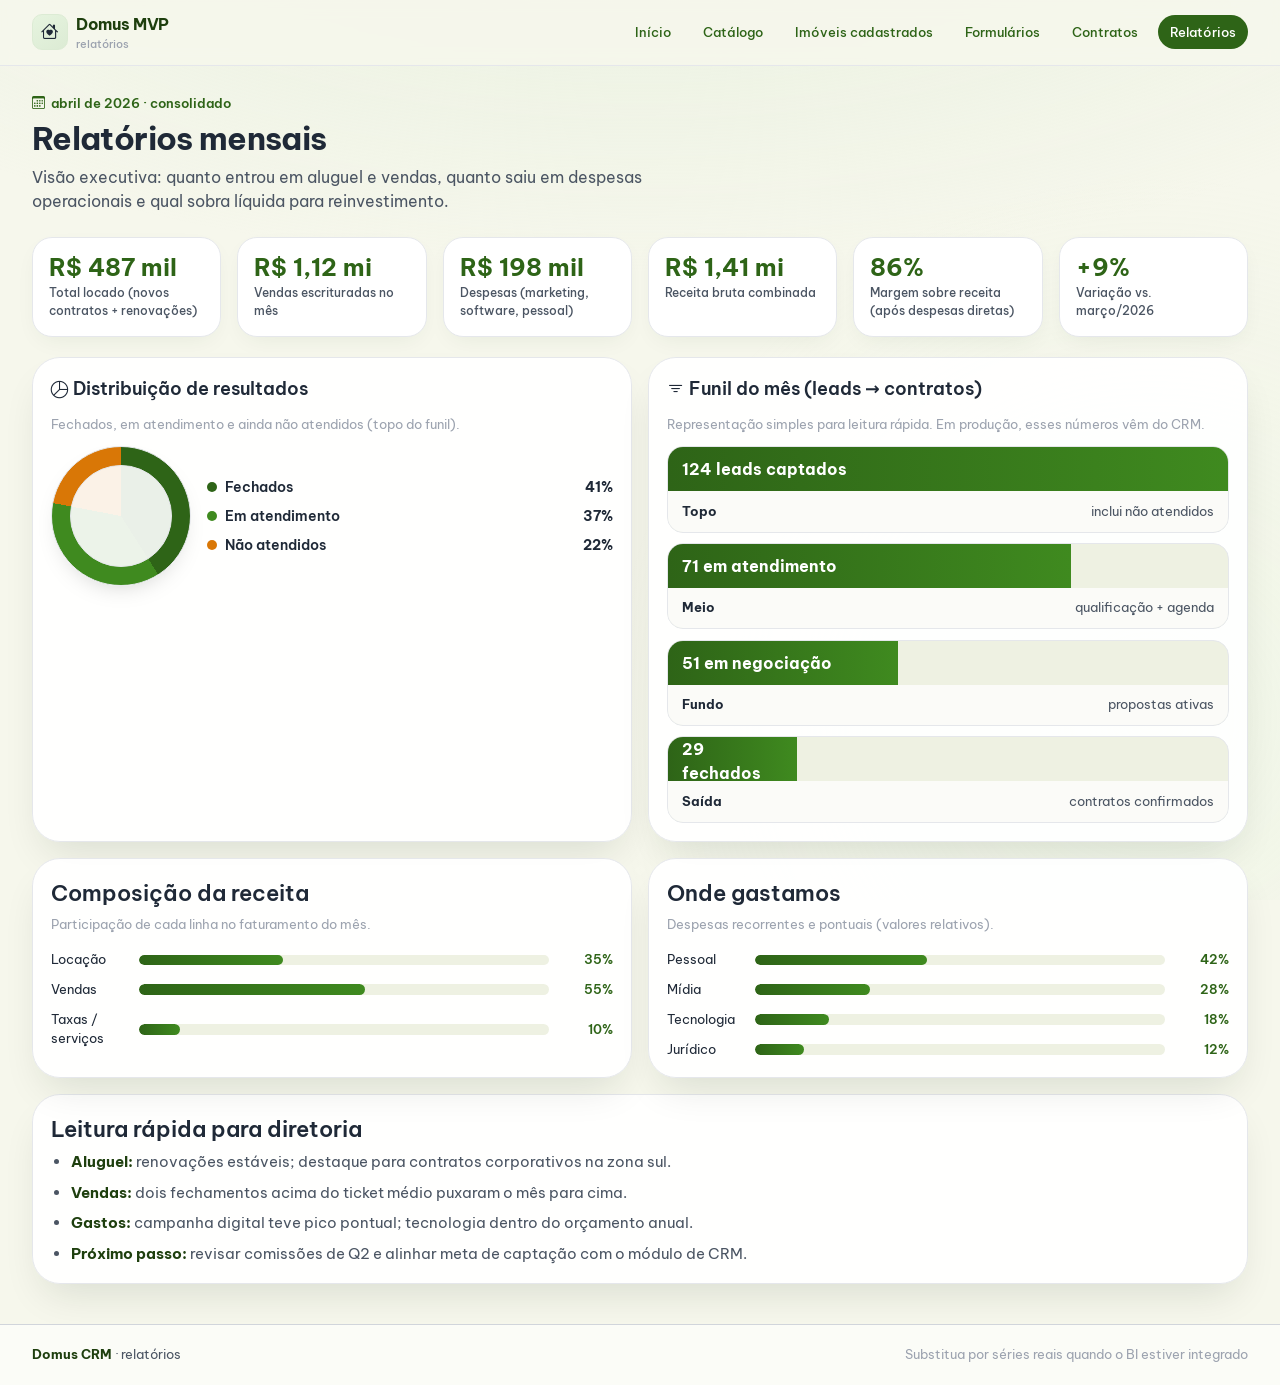
<file: mvp/relatorios.html>
<!DOCTYPE html>
<html lang="pt-BR">
<head>
  <meta charset="UTF-8">
  <meta name="viewport" content="width=device-width, initial-scale=1.0">
  <title>Relatórios mensais · Domus MVP</title>
  <link rel="preconnect" href="https://fonts.googleapis.com">
  <link rel="preconnect" href="https://fonts.gstatic.com" crossorigin>
  <link href="https://fonts.googleapis.com/css2?family=Be+Vietnam+Pro:ital,wght@0,400;0,500;0,600;0,700;1,400&display=swap" rel="stylesheet">
  <link rel="stylesheet" href="https://cdn.jsdelivr.net/npm/bootstrap-icons@1.11.3/font/bootstrap-icons.min.css">
  <link rel="stylesheet" href="css/app.css">
</head>
<body>
  <a class="skip-link" href="#main">Ir para o conteúdo</a>
  <div class="app-wrap">
    <header class="site-header">
      <div class="container inner">
        <a class="brand" href="index.html">
          <span class="brand-mark" aria-hidden="true"><i class="bi bi-house-heart"></i></span>
          <span>
            <span class="brand-text">Domus MVP</span>
            <span class="brand-sub">relatórios</span>
          </span>
        </a>
        <input type="checkbox" id="nav-check" class="visually-hidden">
        <label class="nav-toggle" for="nav-check" aria-label="Abrir ou fechar menu de navegação"><i class="bi bi-list" style="font-size:1.35rem;"></i></label>
        <nav class="main-nav" aria-label="Principal">
          <a href="index.html">Início</a>
          <a href="catalogo.html">Catálogo</a>
          <a href="imoveis-cadastrados.html">Imóveis cadastrados</a>
          <a href="formularios.html">Formulários</a>
          <a href="contratos.html">Contratos</a>
          <a href="relatorios.html" aria-current="page">Relatórios</a>
        </nav>
      </div>
    </header>

    <main id="main" class="container">
      <header class="page-head">
        <p class="eyebrow"><i class="bi bi-calendar3" aria-hidden="true"></i> abril de 2026 · consolidado</p>
        <h1>Relatórios mensais</h1>
        <p class="lead">Visão executiva: quanto entrou em aluguel e vendas, quanto saiu em despesas operacionais e qual sobra líquida para reinvestimento.</p>
      </header>

      <div class="grid-kpi" style="margin-bottom:1.25rem;">
        <div class="kpi-card">
          <div class="kpi-value">R$ 487 mil</div>
          <div class="kpi-label">Total locado (novos contratos + renovações)</div>
        </div>
        <div class="kpi-card">
          <div class="kpi-value">R$ 1,12 mi</div>
          <div class="kpi-label">Vendas escrituradas no mês</div>
        </div>
        <div class="kpi-card">
          <div class="kpi-value">R$ 198 mil</div>
          <div class="kpi-label">Despesas (marketing, software, pessoal)</div>
        </div>
        <div class="kpi-card">
          <div class="kpi-value">R$ 1,41 mi</div>
          <div class="kpi-label">Receita bruta combinada</div>
        </div>
        <div class="kpi-card">
          <div class="kpi-value">86%</div>
          <div class="kpi-label">Margem sobre receita (após despesas diretas)</div>
        </div>
        <div class="kpi-card">
          <div class="kpi-value">+9%</div>
          <div class="kpi-label">Variação vs. março/2026</div>
        </div>
      </div>

      <section class="chart-grid" aria-label="Dashboards do mês" style="margin-bottom:1rem;">
        <div class="card">
          <h2 style="font-size:1.1rem;margin-bottom:0.75rem;"><i class="bi bi-pie-chart" aria-hidden="true"></i> Distribuição de resultados</h2>
          <p class="muted" style="margin-bottom:0.75rem;">Fechados, em atendimento e ainda não atendidos (topo do funil).</p>

          <div class="pie-wrap">
            <div
              class="pie"
              role="img"
              aria-label="Pizza: 41% fechados, 37% em atendimento, 22% não atendidos"
              style="
                --pie1: #2e6417;
                --pie2: #3f8a1f;
                --pie3: #d97706;
                --p1: 41%;
                --p2: 78%;
              "
            ></div>
            <ul class="legend" aria-label="Legenda">
              <li><span class="name"><span class="dot" style="background:#2e6417;"></span> Fechados</span><span><strong style="color:var(--gray-dark);">41%</strong></span></li>
              <li><span class="name"><span class="dot" style="background:#3f8a1f;"></span> Em atendimento</span><span><strong style="color:var(--gray-dark);">37%</strong></span></li>
              <li><span class="name"><span class="dot" style="background:#d97706;"></span> Não atendidos</span><span><strong style="color:var(--gray-dark);">22%</strong></span></li>
            </ul>
          </div>
        </div>

        <div class="card">
          <h2 style="font-size:1.1rem;margin-bottom:0.75rem;"><i class="bi bi-filter" aria-hidden="true"></i> Funil do mês (leads → contratos)</h2>
          <p class="muted" style="margin-bottom:0.25rem;">Representação simples para leitura rápida. Em produção, esses números vêm do CRM.</p>

          <div class="funnel" role="img" aria-label="Funil: 124 leads, 71 em atendimento, 51 em negociação, 29 fechados">
            <div class="funnel-step">
              <div class="funnel-bar" style="--w:100%;">124 leads captados</div>
              <div class="funnel-meta"><span><strong>Topo</strong></span><span>inclui não atendidos</span></div>
            </div>
            <div class="funnel-step">
              <div class="funnel-bar" style="--w:72%;">71 em atendimento</div>
              <div class="funnel-meta"><span><strong>Meio</strong></span><span>qualificação + agenda</span></div>
            </div>
            <div class="funnel-step">
              <div class="funnel-bar" style="--w:41%;">51 em negociação</div>
              <div class="funnel-meta"><span><strong>Fundo</strong></span><span>propostas ativas</span></div>
            </div>
            <div class="funnel-step">
              <div class="funnel-bar" style="--w:23%;">29 fechados</div>
              <div class="funnel-meta"><span><strong>Saída</strong></span><span>contratos confirmados</span></div>
            </div>
          </div>
        </div>
      </section>

      <div class="split-panels">
        <section class="card" aria-labelledby="dash-receita">
          <h2 id="dash-receita">Composição da receita</h2>
          <p class="muted" style="margin-bottom:0.5rem;">Participação de cada linha no faturamento do mês.</p>
          <div class="bar-chart" role="img" aria-label="Barras proporcionais: locação 35 por cento, venda 55 por cento, taxas 10 por cento">
            <div class="bar-row">
              <span>Locação</span>
              <div class="bar-track"><div class="bar-fill" style="width:35%;"></div></div>
              <span class="bar-pct">35%</span>
            </div>
            <div class="bar-row">
              <span>Vendas</span>
              <div class="bar-track"><div class="bar-fill" style="width:55%;"></div></div>
              <span class="bar-pct">55%</span>
            </div>
            <div class="bar-row">
              <span>Taxas / serviços</span>
              <div class="bar-track"><div class="bar-fill" style="width:10%;"></div></div>
              <span class="bar-pct">10%</span>
            </div>
          </div>
        </section>

        <section class="card" aria-labelledby="dash-desp">
          <h2 id="dash-desp">Onde gastamos</h2>
          <p class="muted" style="margin-bottom:0.5rem;">Despesas recorrentes e pontuais (valores relativos).</p>
          <div class="bar-chart" role="img" aria-label="Despesas: pessoal 42 por cento, mídia 28, tecnologia 18, jurídico 12">
            <div class="bar-row">
              <span>Pessoal</span>
              <div class="bar-track"><div class="bar-fill" style="width:42%;"></div></div>
              <span class="bar-pct">42%</span>
            </div>
            <div class="bar-row">
              <span>Mídia</span>
              <div class="bar-track"><div class="bar-fill" style="width:28%;"></div></div>
              <span class="bar-pct">28%</span>
            </div>
            <div class="bar-row">
              <span>Tecnologia</span>
              <div class="bar-track"><div class="bar-fill" style="width:18%;"></div></div>
              <span class="bar-pct">18%</span>
            </div>
            <div class="bar-row">
              <span>Jurídico</span>
              <div class="bar-track"><div class="bar-fill" style="width:12%;"></div></div>
              <span class="bar-pct">12%</span>
            </div>
          </div>
        </section>
      </div>

      <section class="card" style="margin-top:1rem;" aria-labelledby="resumo-txt">
        <h2 id="resumo-txt">Leitura rápida para diretoria</h2>
        <ul style="margin:0;padding-left:1.25rem;color:var(--gray-medium);font-size:0.9375rem;">
          <li style="margin-bottom:0.5rem;"><strong style="color:var(--green-darker);">Aluguel:</strong> renovações estáveis; destaque para contratos corporativos na zona sul.</li>
          <li style="margin-bottom:0.5rem;"><strong style="color:var(--green-darker);">Vendas:</strong> dois fechamentos acima do ticket médio puxaram o mês para cima.</li>
          <li style="margin-bottom:0.5rem;"><strong style="color:var(--green-darker);">Gastos:</strong> campanha digital teve pico pontual; tecnologia dentro do orçamento anual.</li>
          <li><strong style="color:var(--green-darker);">Próximo passo:</strong> revisar comissões de Q2 e alinhar meta de captação com o módulo de CRM.</li>
        </ul>
      </section>
    </main>

    <footer class="site-footer">
      <div class="container inner">
        <span><strong style="color:var(--green-darker);">Domus CRM</strong> · relatórios</span>
        <span class="muted">Substitua por séries reais quando o BI estiver integrado</span>
      </div>
    </footer>
  </div>
</body>
</html>
</file>
<file: mvp/css/app.css>
/* Domus MVP — design tokens alinhados a domus.html (Templo / Domus CRM) */
:root {
  --cream-bg: #f6f7ec;
  --white: #ffffff;
  --soft-mint: #eef1e2;
  --green-deep: #2e6417;
  --green-dark: #255012;
  --green-darker: #1e3f0e;
  --green-soft-bg: #dcebd4;
  --green-bright: #3f8a1f;
  --green-light-bg: #e6f4df;
  --gray-dark: #1f2937;
  --gray-medium: #4b5563;
  --gray-light: #9ca3af;
  --gray-border: #e5e7eb;
  --gray-border-strong: #d1d5db;
  --red-error: #dc2626;
  --amber-warning: #d97706;
  --blue-info: #2563eb;
  --radius-lg: 28px;
  --radius-md: 20px;
  --radius-sm: 12px;
  --radius-pill: 40px;
  --shadow-card: 0 20px 40px -12px rgba(0, 32, 0, 0.12);
  --shadow-hover: 0 24px 48px -14px rgba(30, 63, 14, 0.18);
  --font: "Be Vietnam Pro", system-ui, sans-serif;
  --container: min(1280px, 100% - 2rem);
  --header-h: 64px;
}

*,
*::before,
*::after {
  box-sizing: border-box;
}

html {
  scroll-behavior: smooth;
}

html.modal-open,
html.modal-open body {
  overflow: hidden;
}

body {
  margin: 0;
  font-family: var(--font);
  background-color: var(--cream-bg);
  color: var(--gray-dark);
  line-height: 1.5;
  -webkit-font-smoothing: antialiased;
  overflow-x: hidden;
}

/* fundo sutil sem JS */
body::before {
  content: "";
  position: fixed;
  inset: 0;
  pointer-events: none;
  z-index: 0;
  background:
    radial-gradient(ellipse 80% 50% at 50% -20%, rgba(220, 235, 212, 0.6), transparent),
    radial-gradient(circle at 90% 80%, rgba(230, 244, 223, 0.35), transparent 40%);
}

.skip-link {
  position: absolute;
  left: 1rem;
  top: -100px;
  z-index: 9999;
  padding: 0.5rem 1rem;
  background: var(--green-deep);
  color: var(--white);
  border-radius: var(--radius-sm);
  font-weight: 600;
  text-decoration: none;
}
.skip-link:focus {
  top: 1rem;
  outline: 3px solid var(--green-bright);
  outline-offset: 2px;
}

.app-wrap {
  position: relative;
  z-index: 1;
  min-height: 100vh;
  display: flex;
  flex-direction: column;
}

.container {
  width: var(--container);
  margin-inline: auto;
  padding-inline: 1rem;
}

/* tipografia */
h1 {
  font-size: clamp(1.5rem, 5vw, 2rem);
  font-weight: 700;
  color: var(--gray-dark);
  letter-spacing: -0.02em;
  line-height: 1.2;
  margin: 0 0 0.5rem;
}

h2 {
  font-size: clamp(1.15rem, 3.5vw, 1.35rem);
  font-weight: 600;
  color: var(--gray-dark);
  margin: 0 0 0.35rem;
}

h3 {
  font-size: 1rem;
  font-weight: 600;
  color: var(--green-deep);
  margin: 0 0 0.25rem;
}

p {
  margin: 0 0 1rem;
  font-size: 0.9375rem;
  color: var(--gray-medium);
}

.lead {
  font-size: 1rem;
  color: var(--gray-medium);
  max-width: 42rem;
}

.muted {
  color: var(--gray-light);
  font-size: 0.8125rem;
}

/* header / nav */
.site-header {
  position: sticky;
  top: 0;
  z-index: 100;
  background: rgba(246, 247, 236, 0.92);
  backdrop-filter: blur(8px);
  border-bottom: 1px solid var(--gray-border);
  min-height: var(--header-h);
}

.site-header .inner {
  display: flex;
  align-items: center;
  justify-content: space-between;
  gap: 0.75rem;
  flex-wrap: wrap;
  padding-block: 0.75rem;
}

.brand {
  display: flex;
  align-items: center;
  gap: 0.5rem;
  text-decoration: none;
  color: inherit;
}
.brand-mark {
  width: 2.25rem;
  height: 2.25rem;
  border-radius: 10px;
  background: linear-gradient(145deg, var(--green-light-bg), var(--green-soft-bg));
  border: 1px solid var(--green-soft-bg);
  display: grid;
  place-items: center;
  font-size: 1.1rem;
}
.brand-text {
  font-weight: 700;
  font-size: 1rem;
  color: var(--green-darker);
  letter-spacing: -0.02em;
}
.brand-sub {
  display: block;
  font-size: 0.6875rem;
  font-weight: 500;
  color: var(--gray-light);
}

.nav-toggle {
  display: none;
  align-items: center;
  justify-content: center;
  width: 2.75rem;
  height: 2.75rem;
  border-radius: var(--radius-sm);
  border: 1px solid var(--gray-border-strong);
  background: var(--white);
  cursor: pointer;
  color: var(--green-deep);
}
.nav-toggle:focus-visible {
  outline: 2px solid var(--green-deep);
  outline-offset: 2px;
}

.main-nav {
  display: flex;
  flex-wrap: wrap;
  align-items: center;
  gap: 0.25rem 0.5rem;
}

.main-nav a {
  font-size: 0.8125rem;
  font-weight: 500;
  color: var(--green-deep);
  text-decoration: none;
  padding: 0.45rem 0.75rem;
  border-radius: 999px;
  transition: background 0.15s, color 0.15s;
  white-space: nowrap;
}
.main-nav a:hover {
  background: var(--soft-mint);
  color: var(--green-darker);
}
.main-nav a[aria-current="page"] {
  background: var(--green-deep);
  color: var(--white);
}

@media (max-width: 860px) {
  .nav-toggle {
    display: flex;
  }
  .main-nav {
    display: none;
    width: 100%;
    flex-direction: column;
    align-items: stretch;
    padding-bottom: 0.5rem;
  }
  .main-nav a {
    border-radius: var(--radius-sm);
  }
  #nav-check:checked ~ .main-nav {
    display: flex;
  }
}

/* main */
main {
  flex: 1;
  padding-block: 1.5rem 2.5rem;
}

.page-head {
  margin-bottom: 1.5rem;
}

.page-head .eyebrow {
  display: inline-flex;
  align-items: center;
  gap: 0.35rem;
  font-size: 0.8125rem;
  font-weight: 600;
  color: var(--green-deep);
  margin-bottom: 0.35rem;
}

/* botões */
.btn {
  display: inline-flex;
  align-items: center;
  justify-content: center;
  gap: 0.35rem;
  font-family: inherit;
  font-size: 0.875rem;
  font-weight: 600;
  padding: 0.625rem 1.25rem;
  border-radius: var(--radius-pill);
  border: none;
  cursor: pointer;
  text-decoration: none;
  line-height: 1.2;
  transition: background 0.2s, box-shadow 0.2s, color 0.2s;
  -webkit-tap-highlight-color: transparent;
}
.btn:focus-visible {
  outline: 2px solid var(--green-deep);
  outline-offset: 2px;
}

.btn-primary {
  background: var(--green-deep);
  color: var(--white);
  box-shadow: 0 4px 10px rgba(46, 100, 23, 0.2);
}
.btn-primary:hover {
  background: var(--green-dark);
  box-shadow: 0 8px 16px rgba(37, 80, 18, 0.25);
}

.btn-secondary {
  background: var(--white);
  color: var(--green-deep);
  border: 1px solid var(--green-deep);
  box-shadow: none;
}
.btn-secondary:hover {
  background: var(--green-light-bg);
}

.btn-ghost {
  background: transparent;
  color: var(--green-deep);
  border: 1px solid var(--gray-border-strong);
}
.btn-ghost:hover {
  background: var(--soft-mint);
}

.btn-group {
  display: flex;
  flex-wrap: wrap;
  gap: 0.5rem;
}

/* cards */
.card {
  background: rgba(255, 255, 255, 0.92);
  border: 1px solid var(--gray-border);
  border-radius: var(--radius-lg);
  padding: 1.125rem;
  box-shadow: var(--shadow-card);
  transition: box-shadow 0.2s, border-color 0.2s;
}
.card:hover {
  box-shadow: var(--shadow-hover);
  border-color: var(--green-soft-bg);
}

.card-title {
  font-size: 1rem;
  font-weight: 600;
  color: var(--gray-dark);
  margin: 0 0 0.25rem;
}

.card-meta {
  font-size: 0.8125rem;
  color: var(--gray-medium);
  margin: 0;
}

/* badges */
.badge {
  display: inline-flex;
  align-items: center;
  gap: 0.25rem;
  font-size: 0.6875rem;
  font-weight: 600;
  text-transform: uppercase;
  letter-spacing: 0.04em;
  padding: 0.2rem 0.5rem;
  border-radius: 999px;
  border: 1px solid transparent;
}
.badge-success {
  background: var(--green-light-bg);
  border-color: #bcddaf;
  color: var(--green-darker);
}
.badge-neutral {
  background: var(--soft-mint);
  border-color: var(--gray-border);
  color: var(--gray-dark);
}
.badge-warning {
  background: #fffbeb;
  border-color: #fcd34d;
  color: #92400e;
}
.badge-info {
  background: #eff6ff;
  border-color: #bfdbfe;
  color: #1e40af;
}

/* grids */
.grid-catalog {
  display: grid;
  gap: 1rem;
  grid-template-columns: 1fr;
}
@media (min-width: 560px) {
  .grid-catalog {
    grid-template-columns: repeat(2, 1fr);
  }
}
@media (min-width: 900px) {
  .grid-catalog {
    grid-template-columns: repeat(3, 1fr);
  }
}
@media (min-width: 1200px) {
  .grid-catalog {
    grid-template-columns: repeat(4, 1fr);
  }
}

.grid-kpi {
  display: grid;
  gap: 1rem;
  grid-template-columns: repeat(auto-fit, minmax(140px, 1fr));
  margin-bottom: 1.5rem;
}

.kpi-card {
  background: var(--white);
  border: 1px solid var(--gray-border);
  border-radius: var(--radius-md);
  padding: 1rem;
  box-shadow: 0 8px 24px -8px rgba(30, 63, 14, 0.08);
}
.kpi-value {
  font-size: 1.5rem;
  font-weight: 700;
  color: var(--green-deep);
  line-height: 1.1;
}
.kpi-label {
  font-size: 0.75rem;
  font-weight: 500;
  color: var(--gray-medium);
  margin-top: 0.25rem;
}

/* property card catalog */
.prop-thumb {
  aspect-ratio: 4 / 3;
  border-radius: var(--radius-md);
  background: linear-gradient(135deg, var(--soft-mint), var(--green-soft-bg));
  display: grid;
  place-items: center;
  color: var(--green-deep);
  font-size: 2rem;
  margin-bottom: 0.75rem;
  border: 1px solid var(--green-soft-bg);
}

.prop-photo {
  width: 100%;
  height: 100%;
  object-fit: cover;
  border-radius: inherit;
  display: block;
}

.card-click {
  display: block;
  width: 100%;
  text-align: left;
  background: transparent;
  border: 0;
  padding: 0;
  color: inherit;
  font: inherit;
  cursor: pointer;
}
.card-click:focus-visible {
  outline: 2px solid var(--green-deep);
  outline-offset: 4px;
  border-radius: var(--radius-lg);
}

.prop-features {
  list-style: none;
  margin: 0 0 0.75rem;
  padding: 0;
  display: flex;
  flex-wrap: wrap;
  gap: 0.35rem;
}
.prop-features li {
  font-size: 0.75rem;
  padding: 0.2rem 0.5rem;
  background: var(--soft-mint);
  border-radius: 999px;
  color: var(--gray-dark);
}

.prop-address {
  font-size: 0.8125rem;
  color: var(--gray-medium);
  margin: 0 0 0.35rem;
  display: flex;
  align-items: flex-start;
  gap: 0.35rem;
}
.prop-area {
  font-size: 0.875rem;
  font-weight: 600;
  color: var(--green-darker);
  margin: 0 0 0.75rem;
}

/* registered — details */
details.reg-card {
  border-radius: var(--radius-lg);
  border: 1px solid var(--gray-border);
  background: var(--white);
  box-shadow: var(--shadow-card);
  overflow: hidden;
}

details.reg-card .reg-top {
  display: grid;
  grid-template-columns: 84px 1fr;
  gap: 0.75rem;
  align-items: center;
}

.thumb-sm {
  width: 84px;
  height: 64px;
  border-radius: 14px;
  overflow: hidden;
  border: 1px solid var(--gray-border);
  background: linear-gradient(135deg, var(--soft-mint), var(--green-soft-bg));
}
.thumb-sm img {
  width: 100%;
  height: 100%;
  object-fit: cover;
  display: block;
}
details.reg-card summary {
  list-style: none;
  cursor: pointer;
  padding: 1rem 1.125rem;
  display: flex;
  flex-wrap: wrap;
  align-items: center;
  justify-content: space-between;
  gap: 0.5rem;
  font-weight: 600;
  color: var(--gray-dark);
}
details.reg-card summary::-webkit-details-marker {
  display: none;
}
details.reg-card summary::after {
  content: "＋";
  font-size: 1.1rem;
  color: var(--green-deep);
  font-weight: 400;
}
details.reg-card[open] summary::after {
  content: "−";
}
details.reg-card summary:hover {
  background: var(--soft-mint);
}
details.reg-card .reg-body {
  padding: 0 1.125rem 1.125rem;
  border-top: 1px solid var(--gray-border);
}
.reg-dl {
  display: grid;
  gap: 0.5rem;
  margin: 0;
}
.reg-dl > div {
  display: grid;
  grid-template-columns: auto 1fr;
  gap: 0.5rem 1rem;
  font-size: 0.875rem;
}
.reg-dl dt {
  margin: 0;
  font-weight: 600;
  color: var(--gray-light);
}
.reg-dl dd {
  margin: 0;
  color: var(--gray-dark);
}

.grid-registered {
  display: grid;
  gap: 0.75rem;
  grid-template-columns: 1fr;
}
@media (min-width: 640px) {
  .grid-registered {
    grid-template-columns: repeat(2, 1fr);
  }
}
@media (min-width: 1024px) {
  .grid-registered {
    grid-template-columns: repeat(3, 1fr);
  }
}

/* filtros (imóveis cadastrados) */
.filters {
  display: flex;
  gap: 0.5rem;
  flex-wrap: wrap;
  margin-bottom: 1rem;
}
.filters .btn {
  padding: 0.5rem 0.9rem;
}
.filters .btn[aria-pressed="true"] {
  background: var(--green-deep);
  color: var(--white);
  border-color: transparent;
}

/* formulários */
.form-section {
  margin-bottom: 2.5rem;
  scroll-margin-top: calc(var(--header-h) + 1rem);
}
.form-section h2 {
  padding-bottom: 0.5rem;
  border-bottom: 2px solid var(--green-soft-bg);
  margin-bottom: 1rem;
}

.form-grid {
  display: grid;
  gap: 1rem;
  grid-template-columns: 1fr;
}
@media (min-width: 640px) {
  .form-grid.cols-2 {
    grid-template-columns: repeat(2, 1fr);
  }
}

.field {
  display: flex;
  flex-direction: column;
  gap: 0.35rem;
}
.field label,
.field legend {
  font-size: 0.8125rem;
  font-weight: 600;
  color: var(--gray-dark);
}
.field input,
.field select,
.field textarea {
  font-family: inherit;
  font-size: 0.9375rem;
  padding: 0.6rem 0.75rem;
  border-radius: var(--radius-sm);
  border: 1px solid var(--gray-border-strong);
  background: var(--white);
  color: var(--gray-dark);
}
.field input:focus-visible,
.field select:focus-visible,
.field textarea:focus-visible {
  outline: 2px solid var(--green-deep);
  outline-offset: 1px;
  border-color: var(--green-deep);
}
.field small {
  font-size: 0.75rem;
  color: var(--gray-light);
}

fieldset.field {
  border: 1px solid var(--gray-border);
  border-radius: var(--radius-md);
  padding: 1rem;
  margin: 0;
}
fieldset.field legend {
  padding: 0 0.35rem;
}

.radio-row {
  display: flex;
  flex-wrap: wrap;
  gap: 1rem;
}
.radio-row label {
  font-weight: 500;
  display: flex;
  align-items: center;
  gap: 0.35rem;
  cursor: pointer;
}

/* contratos table */
.table-wrap {
  overflow-x: auto;
  border-radius: var(--radius-lg);
  border: 1px solid var(--gray-border);
  background: var(--white);
  box-shadow: var(--shadow-card);
}
table.data {
  width: 100%;
  border-collapse: collapse;
  font-size: 0.8125rem;
}
table.data th,
table.data td {
  padding: 0.65rem 0.85rem;
  text-align: left;
  border-bottom: 1px solid var(--gray-border);
}
table.data th {
  background: var(--soft-mint);
  font-weight: 600;
  color: var(--green-darker);
  white-space: nowrap;
}
table.data tr:last-child td {
  border-bottom: none;
}
table.data tbody tr:hover {
  background: rgba(230, 244, 223, 0.35);
}

/* relatórios — barras CSS */
.bar-chart {
  display: flex;
  flex-direction: column;
  gap: 0.65rem;
  margin-top: 1rem;
}
.bar-row {
  display: grid;
  grid-template-columns: 5rem 1fr 3.5rem;
  align-items: center;
  gap: 0.5rem;
  font-size: 0.8125rem;
}
.bar-track {
  height: 0.65rem;
  border-radius: 999px;
  background: var(--soft-mint);
  overflow: hidden;
}
.bar-fill {
  height: 100%;
  border-radius: 999px;
  background: linear-gradient(90deg, var(--green-deep), var(--green-bright));
}
.bar-pct {
  text-align: right;
  font-weight: 600;
  color: var(--green-deep);
}

.split-panels {
  display: grid;
  gap: 1rem;
  grid-template-columns: 1fr;
}
@media (min-width: 900px) {
  .split-panels {
    grid-template-columns: 1fr 1fr;
  }
}

/* gráficos: pizza (conic-gradient) + funil */
.chart-grid {
  display: grid;
  gap: 1rem;
  grid-template-columns: 1fr;
}
@media (min-width: 900px) {
  .chart-grid {
    grid-template-columns: 1fr 1fr;
  }
}

.pie-wrap {
  display: grid;
  grid-template-columns: 140px 1fr;
  gap: 1rem;
  align-items: center;
}
.pie {
  width: 140px;
  height: 140px;
  border-radius: 50%;
  background: conic-gradient(var(--pie1) 0 var(--p1), var(--pie2) var(--p1) var(--p2), var(--pie3) var(--p2) 100%);
  border: 1px solid var(--gray-border);
  box-shadow: 0 10px 26px -14px rgba(0,0,0,0.25);
  position: relative;
}
.pie::after {
  content: "";
  position: absolute;
  inset: 18px;
  border-radius: 50%;
  background: rgba(255,255,255,0.9);
  border: 1px solid var(--gray-border);
}
.legend {
  list-style: none;
  margin: 0;
  padding: 0;
  display: grid;
  gap: 0.5rem;
  font-size: 0.875rem;
  color: var(--gray-medium);
}
.legend li {
  display: flex;
  justify-content: space-between;
  gap: 0.75rem;
  align-items: center;
}
.dot {
  width: 10px;
  height: 10px;
  border-radius: 999px;
  display: inline-block;
  margin-right: 0.5rem;
}
.legend .name {
  display: inline-flex;
  align-items: center;
  color: var(--gray-dark);
  font-weight: 600;
}

.funnel {
  display: grid;
  gap: 0.65rem;
  margin-top: 0.75rem;
}
.funnel-step {
  border-radius: 16px;
  background: var(--soft-mint);
  border: 1px solid var(--gray-border);
  overflow: hidden;
}
.funnel-bar {
  height: 44px;
  display: grid;
  align-items: center;
  padding: 0 0.85rem;
  color: var(--white);
  font-weight: 700;
  background: linear-gradient(90deg, var(--green-deep), var(--green-bright));
  width: var(--w, 100%);
}
.funnel-meta {
  display: flex;
  justify-content: space-between;
  gap: 0.75rem;
  padding: 0.65rem 0.85rem;
  font-size: 0.8125rem;
  color: var(--gray-medium);
  background: rgba(255,255,255,0.75);
}
.funnel-meta strong {
  color: var(--gray-dark);
}

/* modal */
.modal {
  position: fixed;
  inset: 0;
  background: rgba(31, 41, 55, 0.55);
  backdrop-filter: blur(8px);
  display: none;
  align-items: center;
  justify-content: center;
  padding: 1rem;
  z-index: 1000;
}
.modal.is-open {
  display: flex;
}
.modal-panel {
  width: min(980px, 100%);
  max-height: min(86vh, 860px);
  overflow: auto;
  border-radius: 32px;
  background: rgba(255, 255, 255, 0.92);
  border: 1px solid var(--gray-border);
  box-shadow: 0 30px 70px -30px rgba(0, 0, 0, 0.4);
}
.modal-head {
  position: sticky;
  top: 0;
  background: rgba(246, 247, 236, 0.92);
  border-bottom: 1px solid var(--gray-border);
  padding: 1rem 1.125rem;
  display: flex;
  justify-content: space-between;
  gap: 0.75rem;
  align-items: flex-start;
}
.modal-title {
  margin: 0;
  font-size: 1.05rem;
  font-weight: 800;
  color: var(--gray-dark);
}
.modal-sub {
  margin: 0.15rem 0 0;
  color: var(--gray-medium);
  font-size: 0.875rem;
}
.icon-btn {
  width: 2.75rem;
  height: 2.75rem;
  border-radius: 14px;
  border: 1px solid var(--gray-border-strong);
  background: var(--white);
  cursor: pointer;
  color: var(--green-deep);
  display: grid;
  place-items: center;
  flex-shrink: 0;
}
.icon-btn:focus-visible {
  outline: 2px solid var(--green-deep);
  outline-offset: 2px;
}
.modal-body {
  padding: 1rem 1.125rem 1.25rem;
}
.modal-grid {
  display: grid;
  gap: 1rem;
  grid-template-columns: 1fr;
}
@media (min-width: 900px) {
  .modal-grid {
    grid-template-columns: 1.05fr 0.95fr;
  }
}
.modal-hero {
  border-radius: 24px;
  overflow: hidden;
  border: 1px solid var(--gray-border);
  background: linear-gradient(135deg, var(--soft-mint), var(--green-soft-bg));
  aspect-ratio: 16 / 10;
}
.modal-hero img {
  width: 100%;
  height: 100%;
  object-fit: cover;
  display: block;
}
.modal-kv {
  display: grid;
  gap: 0.5rem;
  margin: 0;
}
.modal-kv > div {
  display: grid;
  grid-template-columns: 120px 1fr;
  gap: 0.65rem;
  align-items: baseline;
  font-size: 0.875rem;
}
.modal-kv dt {
  color: var(--gray-light);
  font-weight: 700;
}
.modal-kv dd {
  margin: 0;
  color: var(--gray-dark);
  font-weight: 600;
}
.map-frame {
  width: 100%;
  border: 1px solid var(--gray-border);
  border-radius: 24px;
  overflow: hidden;
  background: var(--white);
  aspect-ratio: 16 / 10;
}
.map-frame iframe {
  width: 100%;
  height: 100%;
  border: 0;
}

/* timeline (contratos) */
.timeline {
  list-style: none;
  margin: 0.75rem 0 0;
  padding: 0;
  display: grid;
  gap: 0.75rem;
}
.tl-row {
  display: flex;
  justify-content: space-between;
  gap: 0.75rem;
  align-items: baseline;
  font-size: 0.875rem;
}
.tl-name {
  font-weight: 700;
  color: var(--gray-dark);
}
.tl-days {
  font-weight: 800;
  color: var(--green-deep);
}
.tl-track {
  height: 0.6rem;
  border-radius: 999px;
  background: var(--soft-mint);
  overflow: hidden;
  border: 1px solid var(--gray-border);
  margin-top: 0.35rem;
}
.tl-fill {
  height: 100%;
  background: linear-gradient(90deg, var(--green-deep), var(--green-bright));
  border-radius: 999px;
}

/* hub cards */
.hub-grid {
  display: grid;
  gap: 1rem;
  grid-template-columns: 1fr;
}
@media (min-width: 560px) {
  .hub-grid {
    grid-template-columns: repeat(2, 1fr);
  }
}
@media (min-width: 900px) {
  .hub-grid {
    grid-template-columns: repeat(3, 1fr);
  }
}

.hub-card {
  text-decoration: none;
  color: inherit;
  display: block;
  border-radius: var(--radius-lg);
  padding: 1.25rem;
  background: var(--white);
  border: 1px solid var(--gray-border);
  box-shadow: var(--shadow-card);
  transition: transform 0.15s, box-shadow 0.15s;
}
.hub-card:hover {
  transform: translateY(-2px);
  box-shadow: var(--shadow-hover);
  border-color: var(--green-soft-bg);
}
.hub-card .icon {
  width: 2.5rem;
  height: 2.5rem;
  border-radius: 12px;
  background: var(--soft-mint);
  display: grid;
  place-items: center;
  color: var(--green-deep);
  font-size: 1.25rem;
  margin-bottom: 0.75rem;
}
.hub-card h2 {
  font-size: 1rem;
  margin-bottom: 0.35rem;
}

/* footer */
.site-footer {
  margin-top: auto;
  border-top: 1px solid var(--gray-border-strong);
  padding: 1.25rem 0;
  background: rgba(255, 255, 255, 0.6);
}
.site-footer .inner {
  display: flex;
  flex-direction: column;
  gap: 0.75rem;
  align-items: center;
  text-align: center;
  font-size: 0.8125rem;
  color: var(--gray-medium);
}
@media (min-width: 640px) {
  .site-footer .inner {
    flex-direction: row;
    justify-content: space-between;
    text-align: left;
  }
}

.visually-hidden {
  position: absolute;
  width: 1px;
  height: 1px;
  padding: 0;
  margin: -1px;
  overflow: hidden;
  clip: rect(0, 0, 0, 0);
  white-space: nowrap;
  border: 0;
}
</file>
<file: mvp/css/academia.css>
/* Academia MVP — fitness dashboard (ui-ux-pro-max: dark athletic, a11y, motion) */
:root {
  --ac-bg: #0c0f14;
  --ac-surface: #141a24;
  --ac-surface-2: #1c2433;
  --ac-border: rgba(255, 255, 255, 0.08);
  --ac-text: #f1f5f9;
  --ac-muted: #94a3b8;
  --ac-accent: #22d3ee;
  --ac-accent-2: #a78bfa;
  --ac-green: #4ade80;
  --ac-red: #f87171;
  --ac-amber: #fbbf24;
  --ac-radius: 20px;
  --ac-radius-sm: 12px;
  --ac-font: "DM Sans", system-ui, sans-serif;
  --ac-container: min(1200px, 100% - 2rem);
  --ac-header: 64px;
}

.academia-page {
  margin: 0;
  font-family: var(--ac-font);
  background: var(--ac-bg);
  color: var(--ac-text);
  line-height: 1.5;
  -webkit-font-smoothing: antialiased;
  overflow-x: hidden;
}

.academia-page::before {
  content: "";
  position: fixed;
  inset: 0;
  pointer-events: none;
  z-index: 0;
  background:
    radial-gradient(ellipse 70% 45% at 20% -10%, rgba(34, 211, 238, 0.12), transparent),
    radial-gradient(ellipse 50% 40% at 90% 20%, rgba(167, 139, 250, 0.1), transparent),
    radial-gradient(circle at 50% 100%, rgba(74, 222, 128, 0.06), transparent 50%);
}

.ac-wrap {
  position: relative;
  z-index: 1;
  min-height: 100vh;
  display: flex;
  flex-direction: column;
}

.ac-container {
  width: var(--ac-container);
  margin-inline: auto;
  padding-inline: 1rem;
}

.ac-skip {
  position: absolute;
  left: 1rem;
  top: -100px;
  z-index: 9999;
  padding: 0.5rem 1rem;
  background: var(--ac-accent);
  color: var(--ac-bg);
  border-radius: var(--ac-radius-sm);
  font-weight: 600;
  text-decoration: none;
}
.ac-skip:focus {
  top: 1rem;
  outline: 3px solid var(--ac-green);
  outline-offset: 2px;
}

/* header */
.ac-header {
  position: sticky;
  top: 0;
  z-index: 100;
  background: rgba(12, 15, 20, 0.85);
  backdrop-filter: blur(12px);
  border-bottom: 1px solid var(--ac-border);
}
.ac-header .inner {
  display: flex;
  align-items: center;
  justify-content: space-between;
  gap: 0.75rem;
  flex-wrap: wrap;
  min-height: var(--ac-header);
  padding-block: 0.65rem;
}
.ac-brand {
  display: flex;
  align-items: center;
  gap: 0.6rem;
  text-decoration: none;
  color: inherit;
}
.ac-brand-mark {
  width: 2.5rem;
  height: 2.5rem;
  border-radius: 12px;
  background: linear-gradient(135deg, var(--ac-accent), var(--ac-accent-2));
  display: grid;
  place-items: center;
  font-size: 1.15rem;
  color: var(--ac-bg);
}
.ac-brand-text {
  font-weight: 700;
  font-size: 1rem;
  letter-spacing: -0.02em;
}
.ac-brand-sub {
  display: block;
  font-size: 0.6875rem;
  color: var(--ac-muted);
  font-weight: 500;
}

.ac-nav {
  display: flex;
  flex-wrap: wrap;
  gap: 0.25rem;
}
.ac-nav a {
  font-size: 0.8125rem;
  font-weight: 500;
  color: var(--ac-muted);
  text-decoration: none;
  padding: 0.45rem 0.85rem;
  border-radius: 999px;
  transition: background 0.15s, color 0.15s;
}
.ac-nav a:hover,
.ac-nav a:focus-visible {
  color: var(--ac-text);
  background: var(--ac-surface-2);
  outline: none;
}
.ac-nav a.is-active {
  background: rgba(34, 211, 238, 0.15);
  color: var(--ac-accent);
}

/* main */
.ac-main {
  flex: 1;
  padding-block: 1.5rem 3rem;
}

.ac-hero {
  margin-bottom: 1.75rem;
}
.ac-hero h1 {
  font-size: clamp(1.6rem, 5vw, 2.25rem);
  font-weight: 700;
  letter-spacing: -0.03em;
  margin: 0 0 0.5rem;
  line-height: 1.15;
}
.ac-hero .lead {
  color: var(--ac-muted);
  font-size: 1rem;
  max-width: 40rem;
  margin: 0;
}
.ac-eyebrow {
  display: inline-flex;
  align-items: center;
  gap: 0.35rem;
  font-size: 0.75rem;
  font-weight: 600;
  text-transform: uppercase;
  letter-spacing: 0.08em;
  color: var(--ac-accent);
  margin-bottom: 0.5rem;
}

/* tabs */
.ac-tabs {
  display: flex;
  flex-wrap: wrap;
  gap: 0.35rem;
  margin-bottom: 1.25rem;
  padding: 0.35rem;
  background: var(--ac-surface);
  border-radius: 999px;
  border: 1px solid var(--ac-border);
  width: fit-content;
  max-width: 100%;
}
.ac-tab {
  font-family: inherit;
  font-size: 0.8125rem;
  font-weight: 600;
  padding: 0.5rem 1rem;
  border: none;
  border-radius: 999px;
  background: transparent;
  color: var(--ac-muted);
  cursor: pointer;
  transition: background 0.2s, color 0.2s;
  min-height: 44px;
}
.ac-tab:hover {
  color: var(--ac-text);
}
.ac-tab:focus-visible {
  outline: 2px solid var(--ac-accent);
  outline-offset: 2px;
}
.ac-tab[aria-selected="true"] {
  background: linear-gradient(135deg, rgba(34, 211, 238, 0.25), rgba(167, 139, 250, 0.2));
  color: var(--ac-text);
}

.ac-panel {
  display: none;
  animation: ac-fade 0.25s ease;
}
.ac-panel.is-visible {
  display: block;
}
@keyframes ac-fade {
  from { opacity: 0; transform: translateY(6px); }
  to { opacity: 1; transform: translateY(0); }
}
@media (prefers-reduced-motion: reduce) {
  .ac-panel.is-visible { animation: none; }
}

/* cards */
.ac-card {
  background: var(--ac-surface);
  border: 1px solid var(--ac-border);
  border-radius: var(--ac-radius);
  padding: 1.25rem;
  margin-bottom: 1rem;
}
.ac-card h2 {
  font-size: 1.1rem;
  font-weight: 600;
  margin: 0 0 0.35rem;
}
.ac-card .hint {
  font-size: 0.8125rem;
  color: var(--ac-muted);
  margin: 0 0 1rem;
}

.ac-grid-2 {
  display: grid;
  gap: 1rem;
}
@media (min-width: 768px) {
  .ac-grid-2 { grid-template-columns: 1fr 1fr; }
}
.ac-grid-kpi {
  display: grid;
  gap: 0.75rem;
  grid-template-columns: repeat(auto-fit, minmax(130px, 1fr));
  margin-bottom: 1rem;
}
.ac-kpi {
  background: var(--ac-surface-2);
  border-radius: var(--ac-radius-sm);
  padding: 0.85rem 1rem;
  border: 1px solid var(--ac-border);
}
.ac-kpi-val {
  font-size: 1.35rem;
  font-weight: 700;
  color: var(--ac-accent);
}
.ac-kpi-lbl {
  font-size: 0.7rem;
  color: var(--ac-muted);
  margin-top: 0.15rem;
}

/* forms */
.ac-form-row {
  display: grid;
  gap: 0.75rem;
  margin-bottom: 1rem;
}
@media (min-width: 480px) {
  .ac-form-row.cols-2 { grid-template-columns: 1fr 1fr; }
  .ac-form-row.cols-3 { grid-template-columns: repeat(3, 1fr); }
}
.ac-label {
  display: block;
  font-size: 0.8125rem;
  font-weight: 500;
  color: var(--ac-muted);
  margin-bottom: 0.35rem;
}
.ac-input,
.ac-select,
.ac-textarea {
  width: 100%;
  font-family: inherit;
  font-size: 1rem;
  padding: 0.65rem 0.85rem;
  border-radius: var(--ac-radius-sm);
  border: 1px solid var(--ac-border);
  background: var(--ac-surface-2);
  color: var(--ac-text);
  min-height: 44px;
}
.ac-input:focus,
.ac-select:focus,
.ac-textarea:focus {
  outline: 2px solid var(--ac-accent);
  outline-offset: 0;
  border-color: transparent;
}
.ac-textarea { min-height: 80px; resize: vertical; }

.ac-btn {
  display: inline-flex;
  align-items: center;
  justify-content: center;
  gap: 0.4rem;
  font-family: inherit;
  font-size: 0.875rem;
  font-weight: 600;
  padding: 0.65rem 1.25rem;
  border-radius: 999px;
  border: none;
  cursor: pointer;
  min-height: 44px;
  transition: transform 0.15s, box-shadow 0.15s;
}
.ac-btn:focus-visible {
  outline: 2px solid var(--ac-accent);
  outline-offset: 2px;
}
.ac-btn-primary {
  background: linear-gradient(135deg, var(--ac-accent), #06b6d4);
  color: var(--ac-bg);
}
.ac-btn-primary:hover { box-shadow: 0 8px 24px rgba(34, 211, 238, 0.35); }
.ac-btn-ghost {
  background: transparent;
  color: var(--ac-muted);
  border: 1px solid var(--ac-border);
}
.ac-btn-ghost:hover { color: var(--ac-text); border-color: var(--ac-muted); }

/* body map */
.ac-card-body {
  margin-bottom: 1rem;
}
.ac-body-stage {
  display: grid;
  gap: 1.25rem;
  align-items: start;
}
@media (min-width: 640px) {
  .ac-body-stage {
    grid-template-columns: minmax(160px, 220px) 1fr;
  }
}
.ac-body-figure {
  display: flex;
  justify-content: center;
  padding: 0.5rem;
}
.ac-body-svg {
  width: min(220px, 100%);
  height: auto;
  max-height: 480px;
}
.ac-body-outline {
  pointer-events: none;
}
.ac-muscle-zone {
  fill: rgba(148, 163, 184, 0.35);
  stroke: rgba(255, 255, 255, 0.25);
  stroke-width: 1.5;
  cursor: pointer;
  transition: fill 0.2s, stroke 0.2s, filter 0.2s;
}
.ac-muscle-zone.is-marked {
  fill: var(--heat-color, rgba(34, 211, 238, 0.45));
  stroke: var(--heat-stroke, rgba(34, 211, 238, 0.7));
  stroke-width: 2;
}
.ac-muscle-zone:hover,
.ac-muscle-zone.is-active {
  fill: var(--heat-color, rgba(34, 211, 238, 0.65));
  stroke: var(--ac-accent);
  stroke-width: 2.5;
  filter: drop-shadow(0 0 8px rgba(34, 211, 238, 0.5));
}
.ac-muscle-panel {
  min-height: 200px;
  background: var(--ac-surface-2);
  border: 1px solid var(--ac-border);
  border-radius: var(--ac-radius-sm);
  padding: 1rem;
}
.ac-muscle-panel-placeholder {
  margin: 0;
  font-size: 0.875rem;
  color: var(--ac-muted);
  text-align: center;
  padding: 2rem 0.5rem;
}
.ac-muscle-panel-title {
  margin: 0 0 0.25rem;
  font-size: 1.1rem;
  font-weight: 700;
  color: var(--ac-accent);
}
.ac-muscle-panel-meta {
  margin: 0 0 0.75rem;
  font-size: 0.8125rem;
  color: var(--ac-muted);
}
.ac-muscle-panel-list {
  list-style: none;
  margin: 0;
  padding: 0;
  max-height: 280px;
  overflow-y: auto;
}
.ac-muscle-panel-list li {
  display: flex;
  justify-content: space-between;
  align-items: baseline;
  gap: 0.5rem;
  padding: 0.5rem 0;
  border-bottom: 1px solid var(--ac-border);
  font-size: 0.8125rem;
}
.ac-muscle-panel-list li:last-child { border-bottom: none; }
.ac-muscle-panel-list .ex-name { font-weight: 600; color: var(--ac-text); }
.ac-muscle-panel-list .ex-pct { font-weight: 700; font-variant-numeric: tabular-nums; white-space: nowrap; }

/* lista 28 exercícios */
.ac-ex-load-list {
  list-style: none;
  margin: 0;
  padding: 0;
  display: flex;
  flex-direction: column;
  gap: 0.5rem;
}
.ac-ex-load-item {
  display: grid;
  grid-template-columns: 1fr auto auto;
  gap: 0.5rem 1rem;
  align-items: center;
  padding: 0.75rem 1rem;
  background: var(--ac-surface-2);
  border: 1px solid var(--ac-border);
  border-radius: var(--ac-radius-sm);
  border-left: 3px solid var(--item-accent, var(--ac-accent));
  transition: border-color 0.15s, background 0.15s;
}
.ac-ex-load-item:hover {
  background: rgba(34, 211, 238, 0.06);
}
@media (max-width: 560px) {
  .ac-ex-load-item {
    grid-template-columns: 1fr;
    gap: 0.35rem;
  }
}
.ac-ex-load-name {
  font-weight: 600;
  font-size: 0.9rem;
}
.ac-ex-load-muscles {
  display: flex;
  flex-wrap: wrap;
  gap: 0.25rem;
  grid-column: 1 / -1;
}
@media (min-width: 561px) {
  .ac-ex-load-muscles { grid-column: 1; }
}
.ac-ex-load-weights {
  font-size: 0.8125rem;
  color: var(--ac-muted);
  font-variant-numeric: tabular-nums;
  text-align: right;
}
.ac-ex-load-pct {
  font-weight: 700;
  font-size: 0.9rem;
  font-variant-numeric: tabular-nums;
  min-width: 3.5rem;
  text-align: right;
}
.ac-ex-load-pct.is-loss { color: var(--ac-red); }
.ac-ex-load-pct.is-gain { color: var(--ac-green); }
.ac-ex-load-pct.is-flat { color: var(--ac-muted); }

/* exercise table */
.ac-table-wrap {
  overflow-x: auto;
  -webkit-overflow-scrolling: touch;
}
.ac-table {
  width: 100%;
  border-collapse: collapse;
  font-size: 0.875rem;
}
.ac-table th,
.ac-table td {
  padding: 0.65rem 0.75rem;
  text-align: left;
  border-bottom: 1px solid var(--ac-border);
}
.ac-table th {
  font-size: 0.7rem;
  text-transform: uppercase;
  letter-spacing: 0.05em;
  color: var(--ac-muted);
  font-weight: 600;
}
.ac-muscle-tags {
  display: flex;
  flex-wrap: wrap;
  gap: 0.25rem;
}
.ac-tag {
  font-size: 0.6875rem;
  padding: 0.15rem 0.45rem;
  border-radius: 6px;
  background: rgba(167, 139, 250, 0.15);
  color: #c4b5fd;
}

/* diary timeline */
.ac-timeline {
  list-style: none;
  margin: 0;
  padding: 0;
  border-left: 2px solid var(--ac-border);
  margin-left: 0.5rem;
}
.ac-timeline li {
  position: relative;
  padding: 0 0 1.25rem 1.25rem;
}
.ac-timeline li::before {
  content: "";
  position: absolute;
  left: -7px;
  top: 0.35rem;
  width: 12px;
  height: 12px;
  border-radius: 50%;
  background: var(--ac-accent);
  border: 2px solid var(--ac-bg);
}
.ac-timeline-date {
  font-size: 0.75rem;
  font-weight: 600;
  color: var(--ac-accent);
  margin-bottom: 0.35rem;
}
.ac-timeline-item {
  background: var(--ac-surface-2);
  border-radius: var(--ac-radius-sm);
  padding: 0.75rem;
  border: 1px solid var(--ac-border);
}
.ac-timeline-item strong { display: block; margin-bottom: 0.25rem; }

/* evolution bars */
.ac-evolution-list {
  display: flex;
  flex-direction: column;
  gap: 0.85rem;
}
.ac-ev-row {
  display: grid;
  grid-template-columns: minmax(100px, 1.2fr) minmax(80px, 0.8fr) 1fr auto;
  gap: 0.5rem 0.75rem;
  align-items: center;
  font-size: 0.8125rem;
}
@media (max-width: 560px) {
  .ac-ev-row {
    grid-template-columns: 1fr;
  }
}
.ac-ev-name { font-weight: 600; }
.ac-ev-loads {
  color: var(--ac-muted);
  font-variant-numeric: tabular-nums;
}
.ac-ev-bar-track {
  height: 10px;
  background: var(--ac-surface-2);
  border-radius: 999px;
  overflow: hidden;
}
.ac-ev-bar-fill {
  height: 100%;
  border-radius: 999px;
  transition: width 0.4s ease;
}
.ac-ev-pct {
  font-weight: 700;
  font-variant-numeric: tabular-nums;
  min-width: 3.5rem;
  text-align: right;
}

.ac-heat-scale {
  display: flex;
  align-items: center;
  gap: 0.5rem;
  margin: 1rem 0;
  font-size: 0.75rem;
  color: var(--ac-muted);
}
.ac-heat-gradient {
  flex: 1;
  max-width: 200px;
  height: 8px;
  border-radius: 999px;
  background: linear-gradient(90deg, var(--ac-red), var(--ac-amber), var(--ac-green));
}

.ac-muscle-heat-grid {
  display: grid;
  grid-template-columns: repeat(auto-fill, minmax(140px, 1fr));
  gap: 0.5rem;
}
.ac-heat-cell {
  padding: 0.75rem;
  border-radius: var(--ac-radius-sm);
  border: 1px solid var(--ac-border);
  text-align: center;
  transition: transform 0.15s;
}
.ac-heat-cell:hover { transform: translateY(-2px); }
.ac-heat-cell-name {
  font-size: 0.8125rem;
  font-weight: 600;
  margin-bottom: 0.25rem;
}
.ac-heat-cell-pct {
  font-size: 1.25rem;
  font-weight: 700;
}

.ac-toast {
  position: fixed;
  bottom: 1.5rem;
  left: 50%;
  transform: translateX(-50%) translateY(100px);
  background: var(--ac-surface-2);
  border: 1px solid var(--ac-accent);
  color: var(--ac-text);
  padding: 0.75rem 1.25rem;
  border-radius: 999px;
  font-size: 0.875rem;
  z-index: 200;
  opacity: 0;
  transition: transform 0.25s, opacity 0.25s;
  pointer-events: none;
}
.ac-toast.is-show {
  transform: translateX(-50%) translateY(0);
  opacity: 1;
}

.ac-footer {
  border-top: 1px solid var(--ac-border);
  padding: 1rem 0;
  font-size: 0.8125rem;
  color: var(--ac-muted);
}
.ac-footer .inner {
  display: flex;
  flex-wrap: wrap;
  justify-content: space-between;
  gap: 0.5rem;
}

.ac-demo-badge {
  display: inline-flex;
  align-items: center;
  gap: 0.35rem;
  font-size: 0.6875rem;
  font-weight: 600;
  text-transform: uppercase;
  letter-spacing: 0.05em;
  padding: 0.25rem 0.6rem;
  border-radius: 999px;
  background: rgba(251, 191, 36, 0.15);
  color: var(--ac-amber);
  border: 1px solid rgba(251, 191, 36, 0.3);
  margin-bottom: 0.75rem;
}
</file>
